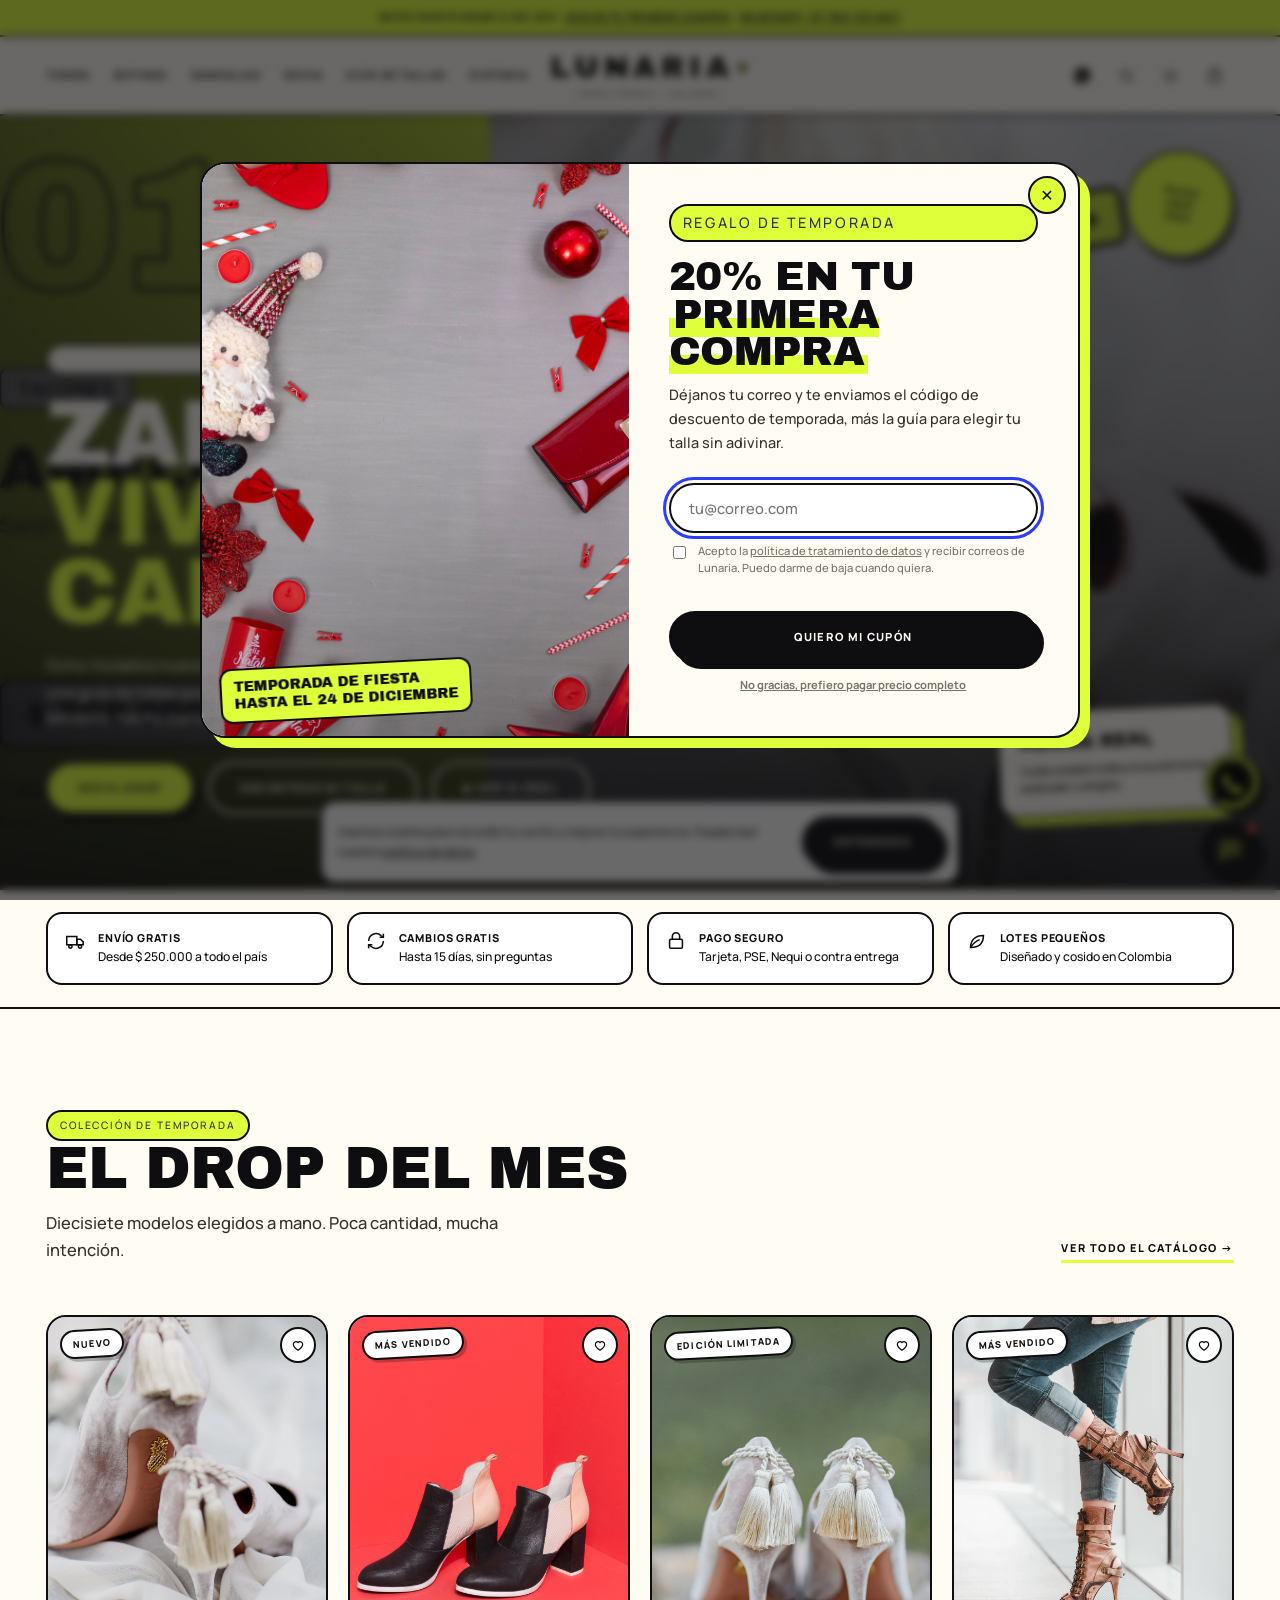
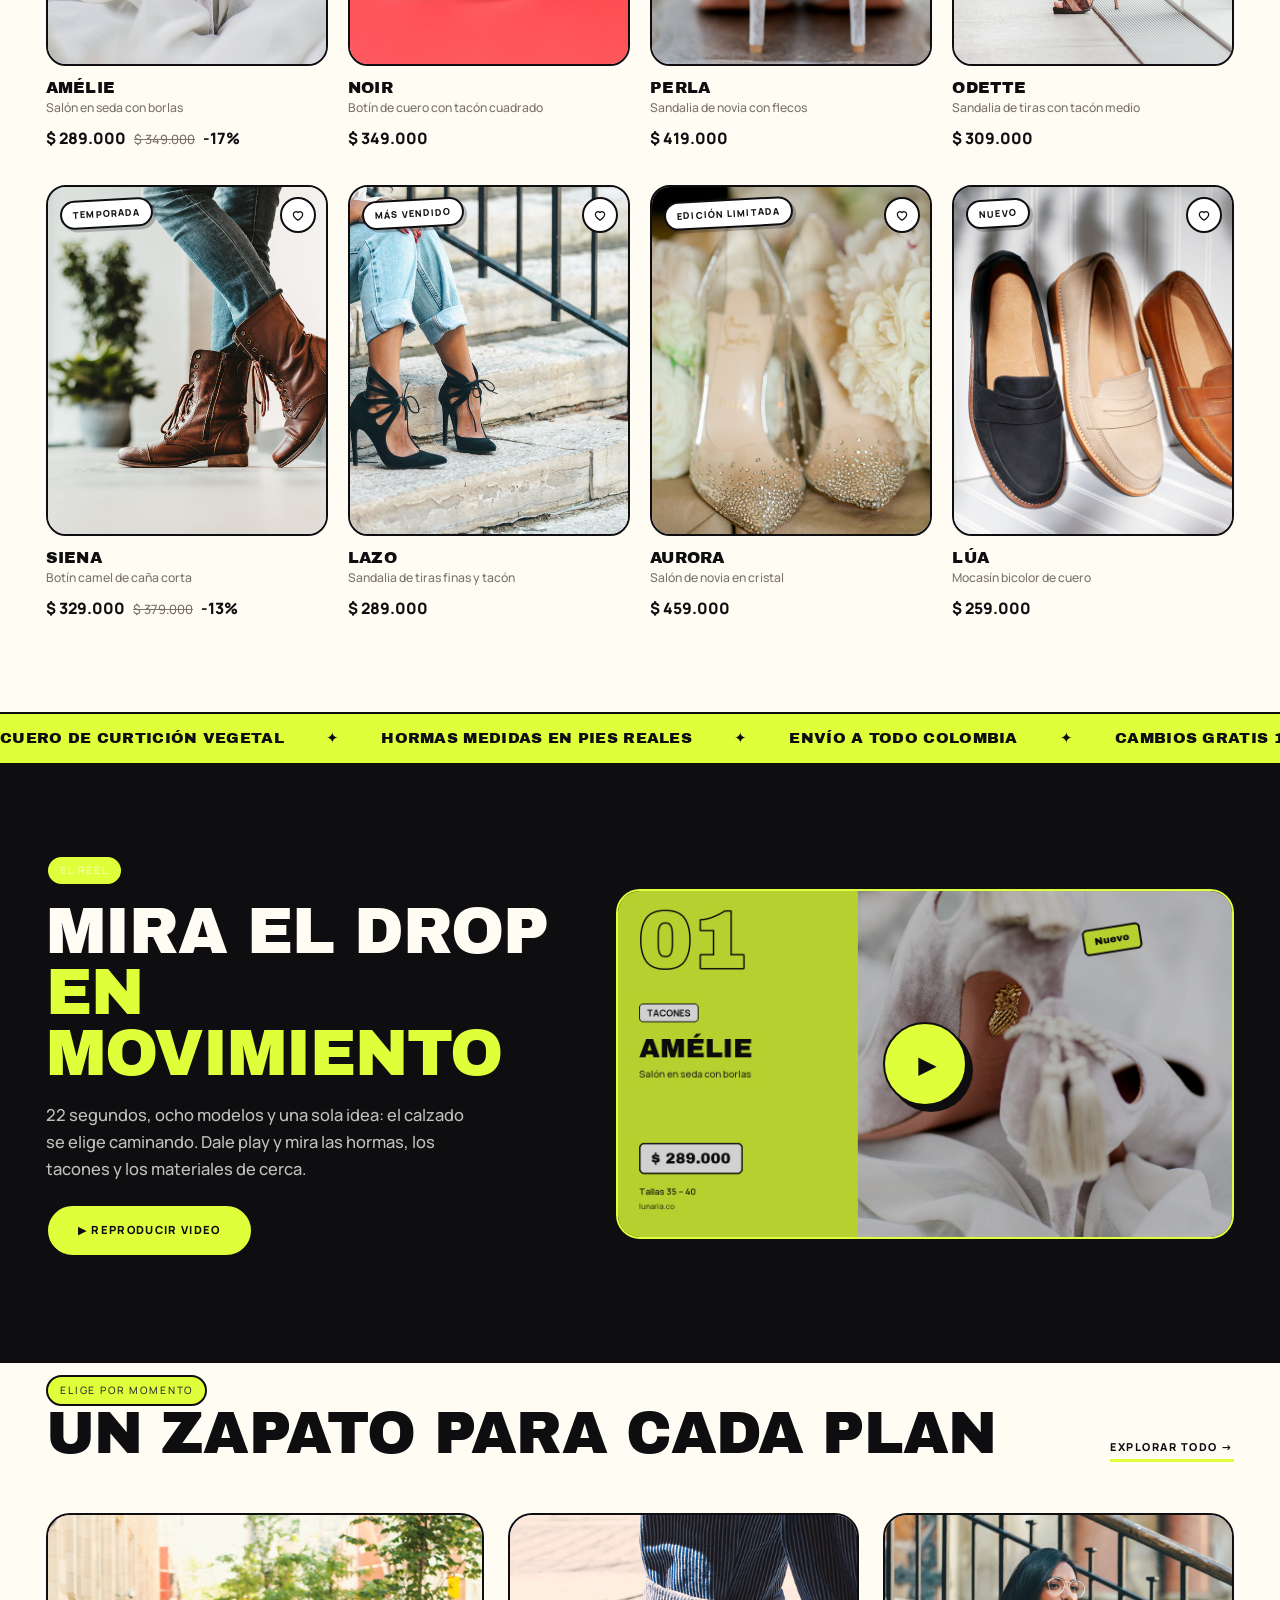
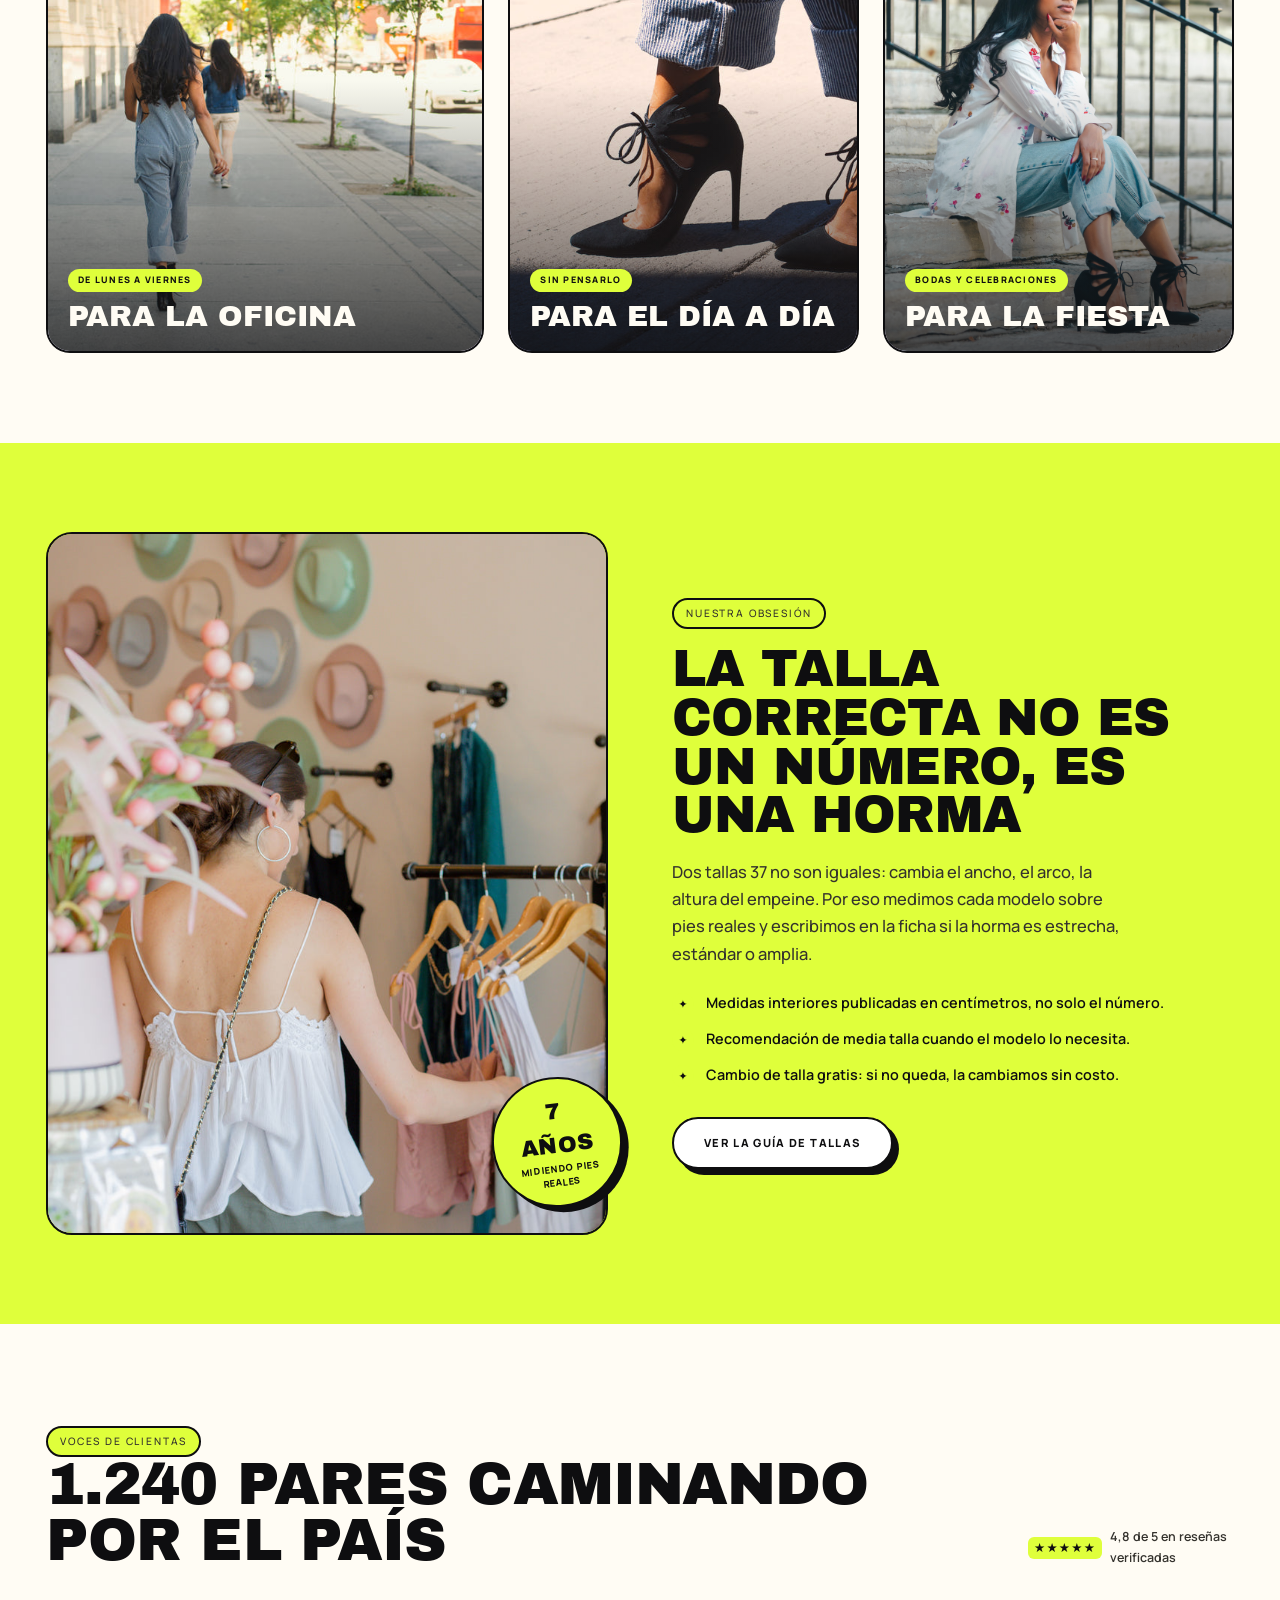
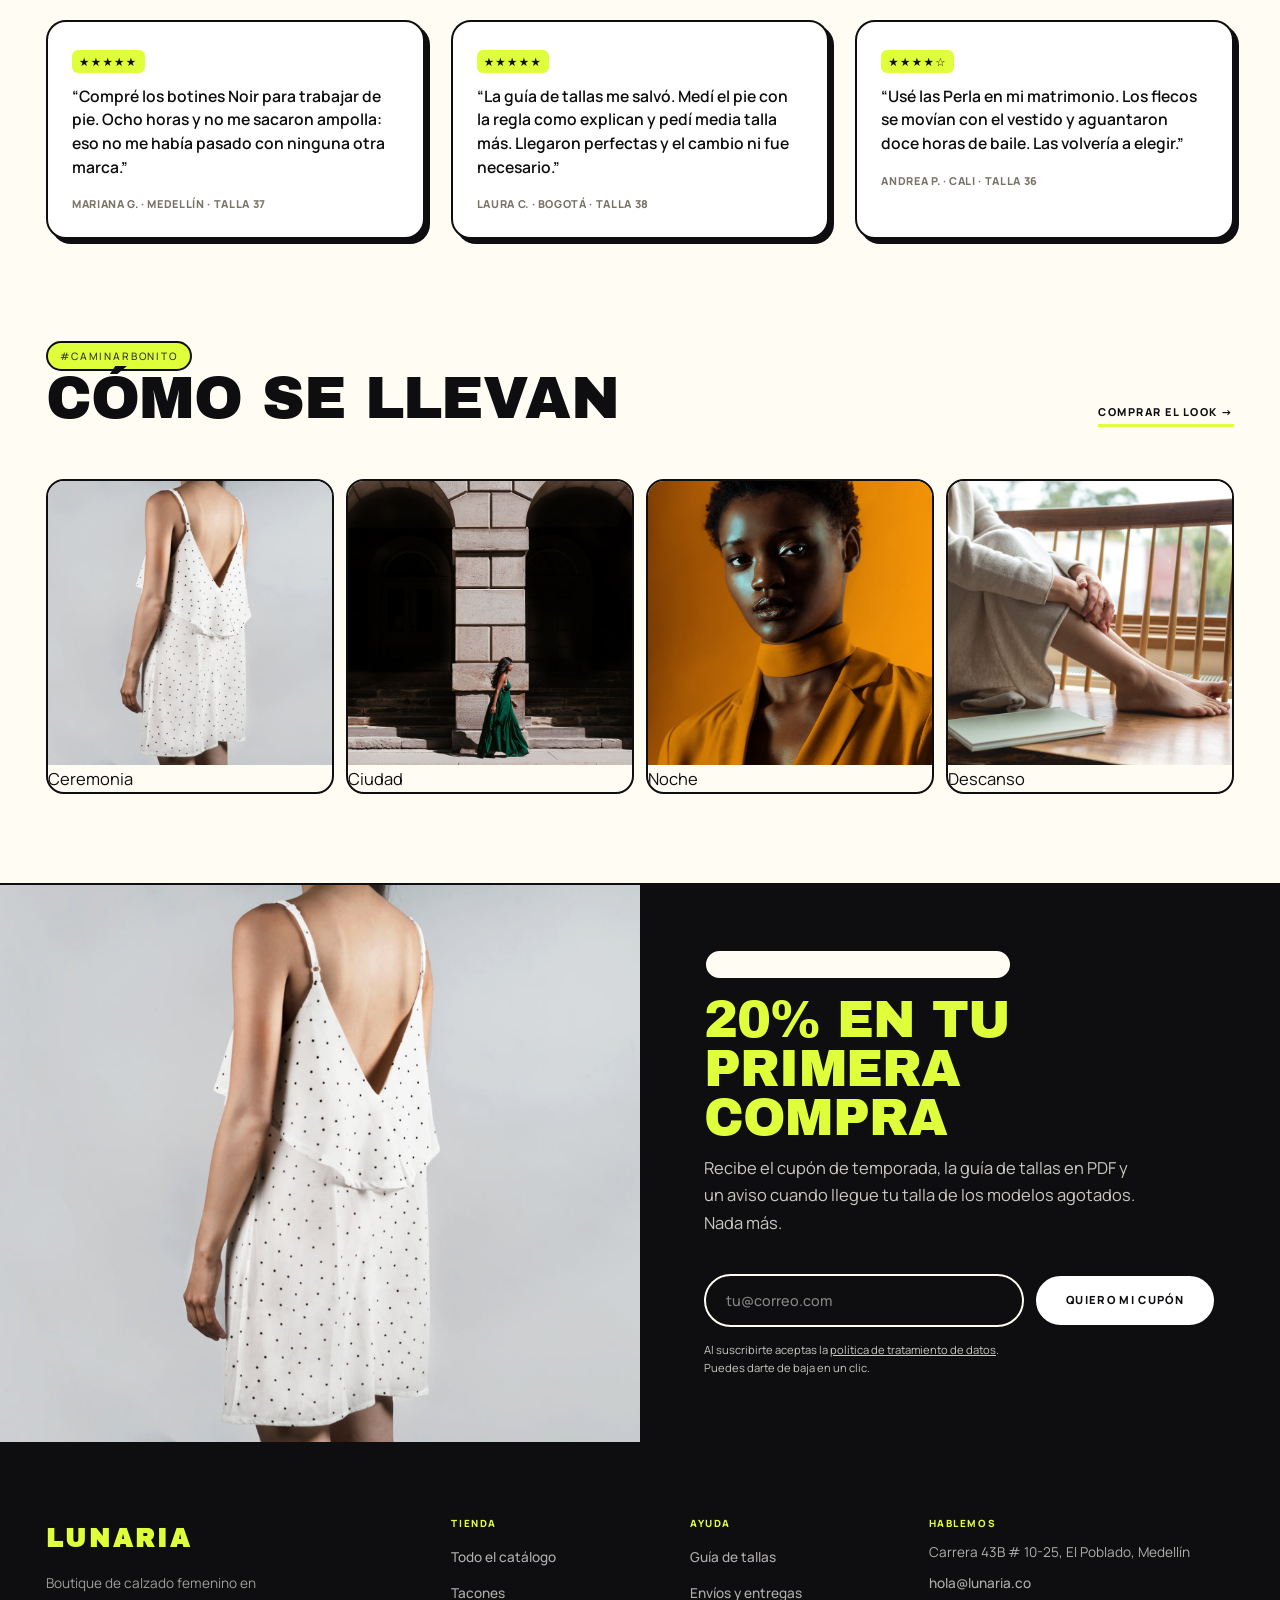
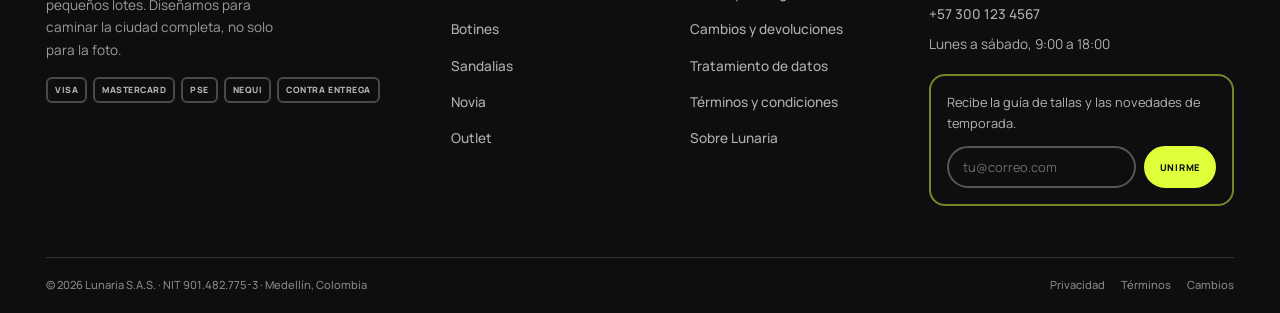
<file: index.html>
<!DOCTYPE html>
<html lang="es-CO">
<head>
  <meta charset="UTF-8">
  <meta name="viewport" content="width=device-width, initial-scale=1">
  <title>Lunaria · Moda fresca en calzado femenino | El arte de caminar bonito</title>
  <meta name="description" content="Calzado femenino en pequeños lotes: tacones, botines, sandalias y novia. Mira el reel, encuentra tu horma y compra con envío a todo Colombia.">
  <meta name="theme-color" content="#1c1a17">
  <meta property="og:type" content="website">
  <meta property="og:title" content="Lunaria · El arte de caminar bonito">
  <meta property="og:description" content="Boutique de calzado femenino en Medellín. Tacones, botines, sandalias y novia en pequeños lotes.">
  <meta property="og:image" content="assets/img/hero.jpg">
  <link rel="icon" href="assets/img/favicon.svg" type="image/svg+xml">
  <link rel="preconnect" href="https://fonts.googleapis.com">
  <link rel="preconnect" href="https://fonts.gstatic.com" crossorigin>
  <link href="https://fonts.googleapis.com/css2?family=Archivo+Black&family=Manrope:wght@400;500;600;700;800&display=swap" rel="stylesheet">
  <link rel="stylesheet" href="assets/css/styles.css">
</head>
<body data-page="home">
  <a class="skip-link" href="#main">Ir al contenido</a>
  <div id="app-header"></div>

  <main id="main">
    <!-- Hero con reel -->
    <section class="hero">
      <div class="hero-media">
        <video autoplay muted loop playsinline preload="metadata" aria-hidden="true"
               poster="assets/img/reel-poster.jpg">
          <source src="assets/video/lunaria-reel.mp4" type="video/mp4">
        </video>
      </div>
      <div class="hero-badge">Nuevo<br>drop<br>SS26</div>
      <div class="wrap hero-inner">
        <div class="hero-content">
          <p class="eyebrow eyebrow--light">Nueva temporada · Moda fresca</p>
          <h1>Zapatos para<br><em>vivir la calle</em></h1>
          <p>Ocho modelos nuevos, hormas medidas sobre pies reales y una guía de tallas
             que sí resuelve la duda. Diseñado en Medellín, hecho para caminar.</p>
          <div class="hero-actions">
            <a class="btn btn--light" href="tienda.html">Ver el drop</a>
            <a class="btn btn--ghost-light" href="guia-de-tallas.html">Encontrar mi talla</a>
            <button class="btn btn--ghost-light" type="button" data-open-video>
              ▶ Ver el reel
            </button>
          </div>
        </div>
      </div>
      <div class="hero-note">
        <b>Horma real</b>
        Cada modelo indica si es estrecho, estándar o amplio.
      </div>
    </section>

    <!-- Barra de valor -->
    <div class="value-bar">
      <div class="wrap">
        <ul>
          <li>
            <svg viewBox="0 0 24 24" aria-hidden="true"><path d="M3 7h11v9H3z"/><path d="M14 10h4l3 3v3h-7z"/><circle cx="7" cy="18" r="1.8"/><circle cx="17.5" cy="18" r="1.8"/></svg>
            <div><b>Envío gratis</b>Desde $ 250.000 a todo el país</div>
          </li>
          <li>
            <svg viewBox="0 0 24 24" aria-hidden="true"><path d="M4 12a8 8 0 0 1 13.6-5.7L20 8"/><path d="M20 4v4h-4"/><path d="M20 12a8 8 0 0 1-13.6 5.7L4 16"/><path d="M4 20v-4h4"/></svg>
            <div><b>Cambios gratis</b>Hasta 15 días, sin preguntas</div>
          </li>
          <li>
            <svg viewBox="0 0 24 24" aria-hidden="true"><rect x="5" y="10" width="14" height="10" rx="1.5"/><path d="M8 10V7a4 4 0 0 1 8 0v3"/></svg>
            <div><b>Pago seguro</b>Tarjeta, PSE, Nequi o contra entrega</div>
          </li>
          <li>
            <svg viewBox="0 0 24 24" aria-hidden="true"><path d="M5 19c0-8 5-13 14-13 0 9-5 13-14 13Z"/><path d="M5 19c3-5 6-7 10-8.5"/></svg>
            <div><b>Lotes pequeños</b>Diseñado y cosido en Colombia</div>
          </li>
        </ul>
      </div>
    </div>

    <!-- Colección -->
    <section class="section">
      <div class="wrap">
        <div class="section-head reveal">
          <div>
            <p class="eyebrow">Colección de temporada</p>
            <h2>El drop del mes</h2>
            <p>Diecisiete modelos elegidos a mano. Poca cantidad, mucha intención.</p>
          </div>
          <a class="link-arrow" href="tienda.html">Ver todo el catálogo →</a>
        </div>
        <div class="product-grid" id="featuredGrid"></div>
      </div>
    </section>

    <div class="marquee" aria-hidden="true">
      <div>
        <span>Cuero de curtición vegetal</span>
        <span>Hormas medidas en pies reales</span>
        <span>Envío a todo Colombia</span>
        <span>Cambios gratis 15 días</span>
        <span>Hecho en Medellín</span>
        <span>Cuero de curtición vegetal</span>
        <span>Hormas medidas en pies reales</span>
        <span>Envío a todo Colombia</span>
        <span>Cambios gratis 15 días</span>
        <span>Hecho en Medellín</span>
      </div>
    </div>

    <!-- Reel -->
    <section class="section reel">
      <div class="wrap reel-inner">
        <div>
          <p class="eyebrow">El reel</p>
          <h2>Mira el drop <em>en movimiento</em></h2>
          <p>22 segundos, ocho modelos y una sola idea: el calzado se elige caminando.
             Dale play y mira las hormas, los tacones y los materiales de cerca.</p>
          <p style="margin-top:22px">
            <button class="btn btn--light" type="button" data-open-video>▶ Reproducir video</button>
          </p>
        </div>
        <button class="reel-thumb" type="button" data-open-video
                aria-label="Reproducir el reel de la colección">
          <img src="assets/img/reel-poster.jpg" alt="Portada del reel: modelo Amélie de Lunaria"
               width="1280" height="720" loading="lazy">
          <span class="reel-play" aria-hidden="true">▶</span>
        </button>
      </div>
    </section>
    <!-- Ocasiones -->
    <section class="section" style="padding-top:0">
      <div class="wrap">
        <div class="section-head reveal">
          <div>
            <p class="eyebrow">Elige por momento</p>
            <h2>Un zapato para cada plan</h2>
          </div>
          <a class="link-arrow" href="tienda.html">Explorar todo →</a>
        </div>
        <div class="occasion-grid">
          <a class="occasion reveal" href="tienda.html?cat=Botines">
            <img src="assets/img/ocasion-oficina.jpg" alt="Mujer caminando por la ciudad con botines"
                 width="900" height="498" loading="lazy">
            <span><small>De lunes a viernes</small><strong>Para la oficina</strong></span>
          </a>
          <a class="occasion reveal" href="tienda.html?cat=Sandalias">
            <img src="assets/img/ocasion-diario.jpg" alt="Tacones negros con jean de día"
                 width="900" height="584" loading="lazy">
            <span><small>Sin pensarlo</small><strong>Para el día a día</strong></span>
          </a>
          <a class="occasion reveal" href="tienda.html?cat=Novia">
            <img src="assets/img/ocasion-fiesta.jpg" alt="Mujer sentada en escaleras con sandalias de tiras"
                 width="900" height="1350" loading="lazy">
            <span><small>Bodas y celebraciones</small><strong>Para la fiesta</strong></span>
          </a>
        </div>
      </div>
    </section>

    <!-- Editorial hormas -->
    <section class="section section--sand">
      <div class="wrap">
        <div class="split">
          <div class="split-media reveal">
            <img src="assets/img/editorial-boutique.jpg" alt="Interior de la boutique Lunaria con percheros y espejos"
                 width="1400" height="933" loading="lazy">
            <div class="split-badge"><span><b>7 años</b>midiendo pies reales</span></div>
          </div>
          <div class="split-body reveal">
            <p class="eyebrow">Nuestra obsesión</p>
            <h2>La talla correcta no es un número, es una horma</h2>
            <p>Dos tallas 37 no son iguales: cambia el ancho, el arco, la altura del empeine.
               Por eso medimos cada modelo sobre pies reales y escribimos en la ficha si la horma
               es estrecha, estándar o amplia.</p>
            <ul class="split-list">
              <li>Medidas interiores publicadas en centímetros, no solo el número.</li>
              <li>Recomendación de media talla cuando el modelo lo necesita.</li>
              <li>Cambio de talla gratis: si no queda, la cambiamos sin costo.</li>
            </ul>
            <a class="btn" href="guia-de-tallas.html">Ver la guía de tallas</a>
          </div>
        </div>
      </div>
    </section>

    <!-- Testimonios -->
    <section class="section">
      <div class="wrap">
        <div class="section-head reveal">
          <div>
            <p class="eyebrow">Voces de clientas</p>
            <h2>1.240 pares caminando por el país</h2>
          </div>
          <div class="rating"><span class="stars">★★★★★</span><span>4,8 de 5 en reseñas verificadas</span></div>
        </div>
        <div class="quote-band">
          <div class="quote reveal">
            <span class="stars">★★★★★</span>
            <p>“Compré los botines Noir para trabajar de pie. Ocho horas y no me sacaron ampolla:
               eso no me había pasado con ninguna otra marca.”</p>
            <footer>Mariana G. · Medellín · talla 37</footer>
          </div>
          <div class="quote reveal">
            <span class="stars">★★★★★</span>
            <p>“La guía de tallas me salvó. Medí el pie con la regla como explican y pedí media talla
               más. Llegaron perfectas y el cambio ni fue necesario.”</p>
            <footer>Laura C. · Bogotá · talla 38</footer>
          </div>
          <div class="quote reveal">
            <span class="stars">★★★★☆</span>
            <p>“Usé las Perla en mi matrimonio. Los flecos se movían con el vestido y aguantaron
               doce horas de baile. Las volvería a elegir.”</p>
            <footer>Andrea P. · Cali · talla 36</footer>
          </div>
        </div>
      </div>
    </section>
    <!-- Lookbook -->
    <section class="section" style="padding-top:0">
      <div class="wrap">
        <div class="section-head reveal">
          <div>
            <p class="eyebrow">#CaminarBonito</p>
            <h2>Cómo se llevan</h2>
          </div>
          <a class="link-arrow" href="tienda.html">Comprar el look →</a>
        </div>
        <div class="look-strip reveal">
          <a href="producto.html?id=perla">
            <img src="assets/img/editorial-minimal.jpg" alt="Vestido blanco de espalda, look de novia"
                 width="1200" height="800" loading="lazy">
            <span>Ceremonia</span>
          </a>
          <a href="producto.html?id=noir">
            <img src="assets/img/editorial-verde.jpg" alt="Vestido verde caminando entre arcos"
                 width="1200" height="787" loading="lazy">
            <span>Ciudad</span>
          </a>
          <a href="producto.html?id=lazo">
            <img src="assets/img/editorial-retrato.jpg" alt="Retrato editorial con blazer mostaza"
                 width="1000" height="1499" loading="lazy">
            <span>Noche</span>
          </a>
          <a href="producto.html?id=odette">
            <img src="assets/img/tallas.jpg" alt="Mujer descalza junto a la ventana"
                 width="1200" height="800" loading="lazy">
            <span>Descanso</span>
          </a>
        </div>
      </div>
    </section>

    <!-- Newsletter -->
    <section class="newsletter">
      <div class="newsletter-media">
        <img src="assets/img/editorial-minimal.jpg" alt="Detalle de vestido blanco con espalda abierta"
             width="1200" height="800" loading="lazy">
      </div>
      <div class="newsletter-body">
        <p class="eyebrow eyebrow--light">Carta de temporada</p>
        <h2>20% en tu primera compra</h2>
        <p>Recibe el cupón de temporada, la guía de tallas en PDF y un aviso cuando llegue
           tu talla de los modelos agotados. Nada más.</p>
        <form class="newsletter-form" data-newsletter="home" novalidate>
          <label for="homeEmail" style="position:absolute;left:-9999px">Correo electrónico</label>
          <input id="homeEmail" type="email" name="email" placeholder="tu@correo.com" required>
          <button class="btn" type="submit">Quiero mi cupón</button>
        </form>
        <p class="form-note">Al suscribirte aceptas la
          <a href="politicas.html#privacidad">política de tratamiento de datos</a>.
          Puedes darte de baja en un clic.</p>
      </div>
    </section>
  </main>

  <div id="app-drawer"></div>
  <div id="app-modal"></div>
  <div id="app-video"></div>
  <div id="app-footer"></div>

  <script src="assets/js/data.js"></script>
  <script src="assets/js/core.js"></script>
  <script src="assets/js/layout.js"></script>
  <script src="assets/js/chatbot.js"></script>
  <script src="assets/js/home.js"></script>
</body>
</html>
</file>
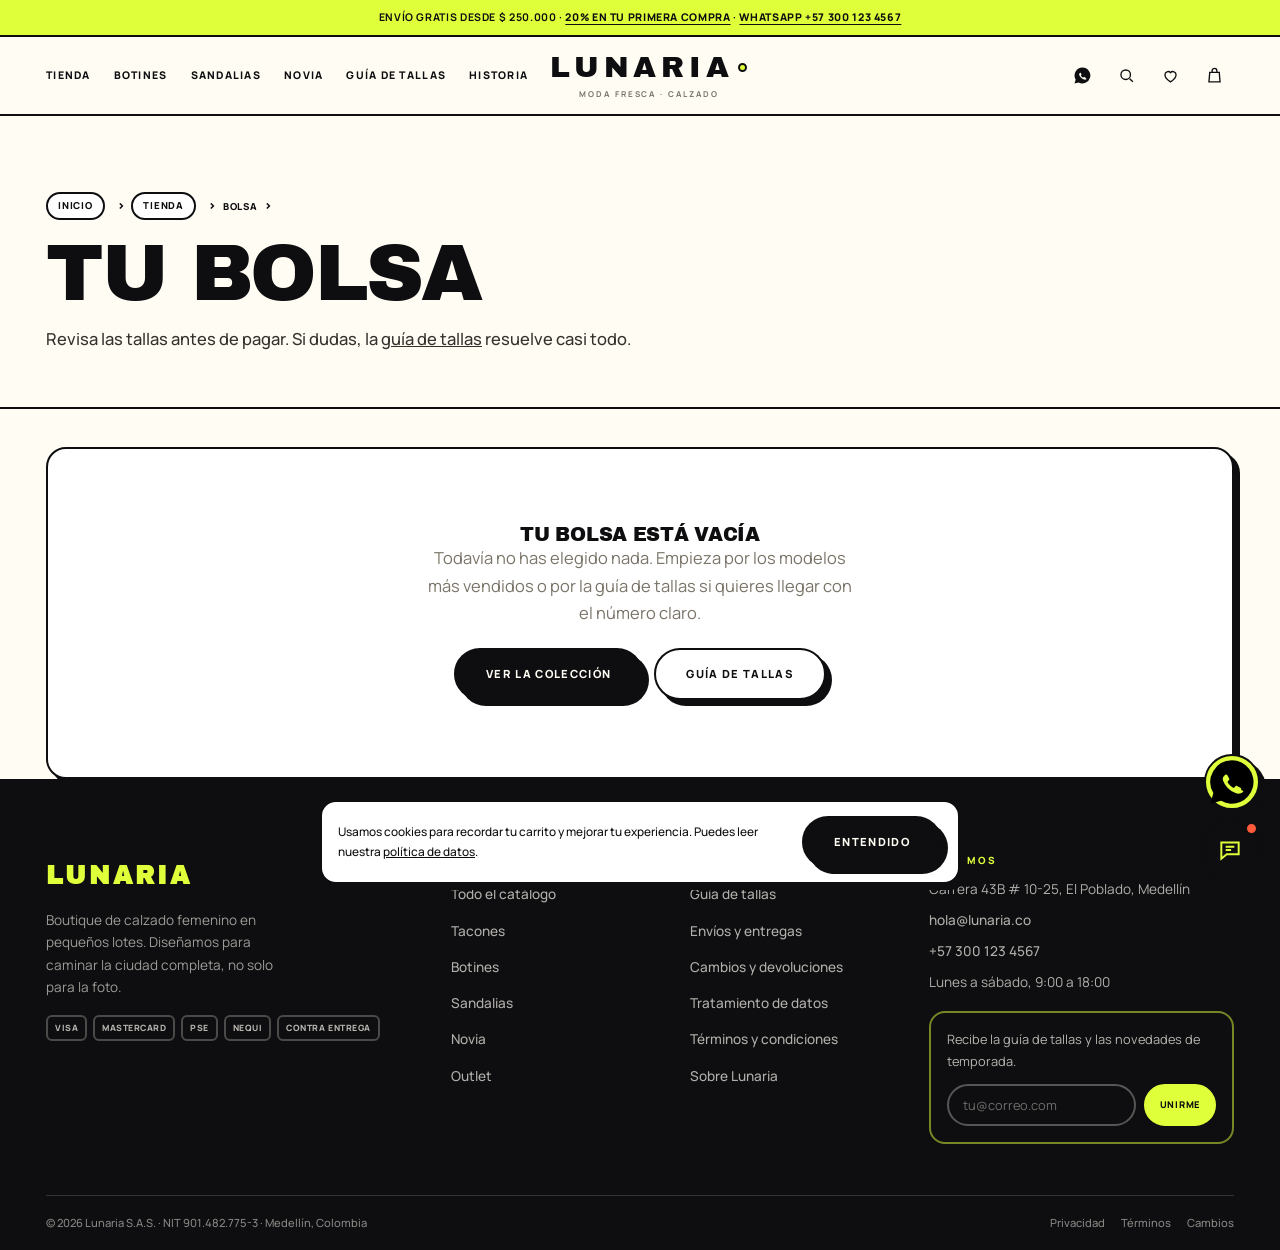
<file: carrito.html>
<!DOCTYPE html>
<html lang="es-CO">
<head>
  <meta charset="UTF-8">
  <meta name="viewport" content="width=device-width, initial-scale=1">
  <title>Tu bolsa · Lunaria</title>
  <meta name="description" content="Revisa tu bolsa, aplica el cupón de temporada y completa tu pedido con envío a todo Colombia.">
  <meta name="robots" content="noindex">
  <meta name="theme-color" content="#1c1a17">
  <link rel="icon" href="assets/img/favicon.svg" type="image/svg+xml">
  <link rel="preconnect" href="https://fonts.googleapis.com">
  <link rel="preconnect" href="https://fonts.gstatic.com" crossorigin>
  <link href="https://fonts.googleapis.com/css2?family=Archivo+Black&family=Manrope:wght@400;500;600;700;800&display=swap" rel="stylesheet">
  <link rel="stylesheet" href="assets/css/styles.css">
</head>
<body data-page="carrito">
  <a class="skip-link" href="#main">Ir al contenido</a>
  <div id="app-header"></div>

  <main id="main">
    <div class="page-head">
      <div class="wrap">
        <nav class="breadcrumb" aria-label="Ruta de navegación">
          <a href="index.html">Inicio</a><span></span>
          <a href="tienda.html">Tienda</a><span></span>
          <span>Bolsa</span>
        </nav>
        <h1>Tu bolsa</h1>
        <p>Revisa las tallas antes de pagar. Si dudas, la
          <a href="guia-de-tallas.html" style="text-decoration:underline">guía de tallas</a>
          resuelve casi todo.</p>
      </div>
    </div>

    <div class="wrap" style="padding-top:clamp(24px,3vw,40px)">
      <div id="cartContent" hidden>
        <div class="cart-layout">
          <div>
            <div class="progress-card" id="progressCard"></div>
            <div class="cart-list" id="cartList"></div>
            <div style="display:flex;justify-content:space-between;gap:16px;flex-wrap:wrap;margin-top:22px">
              <a class="link-arrow" href="tienda.html">← Seguir comprando</a>
              <span style="font-size:.78rem;color:var(--muted)">Cambios gratis 15 días · Envío asegurado</span>
            </div>
          </div>
          <aside class="summary" id="summary" aria-label="Resumen de compra"></aside>
        </div>

        <section id="checkout" style="padding-top:clamp(24px,4vw,48px)">
          <div class="section-head" style="margin-bottom:8px">
            <div>
              <p class="eyebrow">Paso final</p>
              <h2>Datos de envío y pago</h2>
            </div>
            <p style="font-size:.78rem;color:var(--muted);max-width:32ch;margin:0">
              Puedes comprar sin crear cuenta. Te enviamos la confirmación al correo.
            </p>
          </div>

          <form id="checkoutForm" novalidate>
            <div class="checkout">
              <div>
                <div class="checkout-block">
                  <h2><span class="step">01</span> Contacto</h2>
                  <div class="form-grid">
                    <div class="field">
                      <label for="nombre">Nombre *</label>
                      <input id="nombre" name="nombre" type="text" autocomplete="given-name" required>
                      <span class="error-text">Escribe tu nombre.</span>
                    </div>
                    <div class="field">
                      <label for="apellido">Apellido *</label>
                      <input id="apellido" name="apellido" type="text" autocomplete="family-name" required>
                      <span class="error-text">Escribe tu apellido.</span>
                    </div>
                    <div class="field">
                      <label for="email">Correo electrónico *</label>
                      <input id="email" name="email" type="email" autocomplete="email" required>
                      <span class="error-text">Escribe un correo válido.</span>
                    </div>
                    <div class="field">
                      <label for="telefono">Teléfono / WhatsApp *</label>
                      <input id="telefono" name="telefono" type="tel" autocomplete="tel" required>
                      <span class="error-text">Escribe un teléfono de contacto.</span>
                    </div>
                  </div>
                </div>

                <div class="checkout-block">
                  <h2><span class="step">02</span> Envío</h2>
                  <div class="form-grid">
                    <div class="field">
                      <label for="departamento">Departamento *</label>
                      <select id="departamento" name="departamento" required></select>
                      <span class="error-text">Selecciona tu departamento.</span>
                    </div>
                    <div class="field">
                      <label for="ciudad">Ciudad *</label>
                      <input id="ciudad" name="ciudad" type="text" autocomplete="address-level2" required>
                      <span class="error-text">Escribe tu ciudad.</span>
                    </div>
                    <div class="field field--full">
                      <label for="direccion">Dirección *</label>
                      <input id="direccion" name="direccion" type="text" autocomplete="street-address"
                             placeholder="Calle, carrera, número, apartamento" required>
                      <span class="error-text">Escribe la dirección de entrega.</span>
                    </div>
                    <div class="field field--full">
                      <label for="indicaciones">Indicaciones para el mensajero (opcional)</label>
                      <textarea id="indicaciones" name="indicaciones" rows="2"
                                placeholder="Torre, conjunto, punto de referencia…"></textarea>
                    </div>
                  </div>
                </div>

                <div class="checkout-block">
                  <h2><span class="step">03</span> Pago</h2>
                  <div class="pay-options">
                    <label class="pay-option">
                      <input type="radio" name="pago" value="tarjeta" data-label="Tarjeta de crédito o débito">
                      <span><b>Tarjeta de crédito o débito</b>
                        <small>Visa y Mastercard · hasta 6 cuotas</small></span>
                    </label>
                    <label class="pay-option">
                      <input type="radio" name="pago" value="pse" data-label="PSE">
                      <span><b>PSE</b><small>Débito desde tu banco, en línea</small></span>
                    </label>
                    <label class="pay-option">
                      <input type="radio" name="pago" value="nequi" data-label="Nequi">
                      <span><b>Nequi</b><small>Pago desde la app, sin costo adicional</small></span>
                    </label>
                    <label class="pay-option">
                      <input type="radio" name="pago" value="contraentrega" data-label="Pago contra entrega">
                      <span><b>Pago contra entrega</b><small>Pagas en efectivo al recibir tu pedido</small></span>
                    </label>
                  </div>

                  <label class="consent" for="consentDatos">
                    <input id="consentDatos" type="checkbox" required>
                    <span>Autorizo el tratamiento de mis datos personales conforme a la
                      <a href="politicas.html#privacidad" style="text-decoration:underline">política de privacidad</a>
                      (Ley 1581 de 2012).</span>
                  </label>

                  <button class="btn btn--solid btn--block" type="submit">Confirmar pedido</button>
                  <p class="checkout-note">
                    Sitio de demostración: no se realizan cobros reales. En producción este botón
                    se conecta con la pasarela de pagos y el correo transaccional.
                  </p>
                </div>
              </div>
              <aside class="summary" id="checkoutTotals" aria-label="Total del pedido"></aside>
            </div>
          </form>
        </section>
      </div>

      <div id="emptyCart" hidden>
        <div class="empty-state" style="padding:clamp(40px,6vw,80px)">
          <h3>Tu bolsa está vacía</h3>
          <p style="color:var(--muted);max-width:44ch;margin:0 auto 22px">
            Todavía no has elegido nada. Empieza por los modelos más vendidos o por la guía de tallas
            si quieres llegar con el número claro.
          </p>
          <a class="btn btn--solid" href="tienda.html">Ver la colección</a>
          <a class="btn" href="guia-de-tallas.html" style="margin-left:8px">Guía de tallas</a>
        </div>
      </div>

      <div id="confirmation" hidden></div>
    </div>
  </main>

  <div id="app-drawer"></div>
  <div id="app-modal"></div>
  <div id="app-footer"></div>

  <script src="assets/js/data.js"></script>
  <script src="assets/js/core.js"></script>
  <script src="assets/js/layout.js"></script>
  <script src="assets/js/chatbot.js"></script>
  <script src="assets/js/carrito.js"></script>
</body>
</html>
</file>
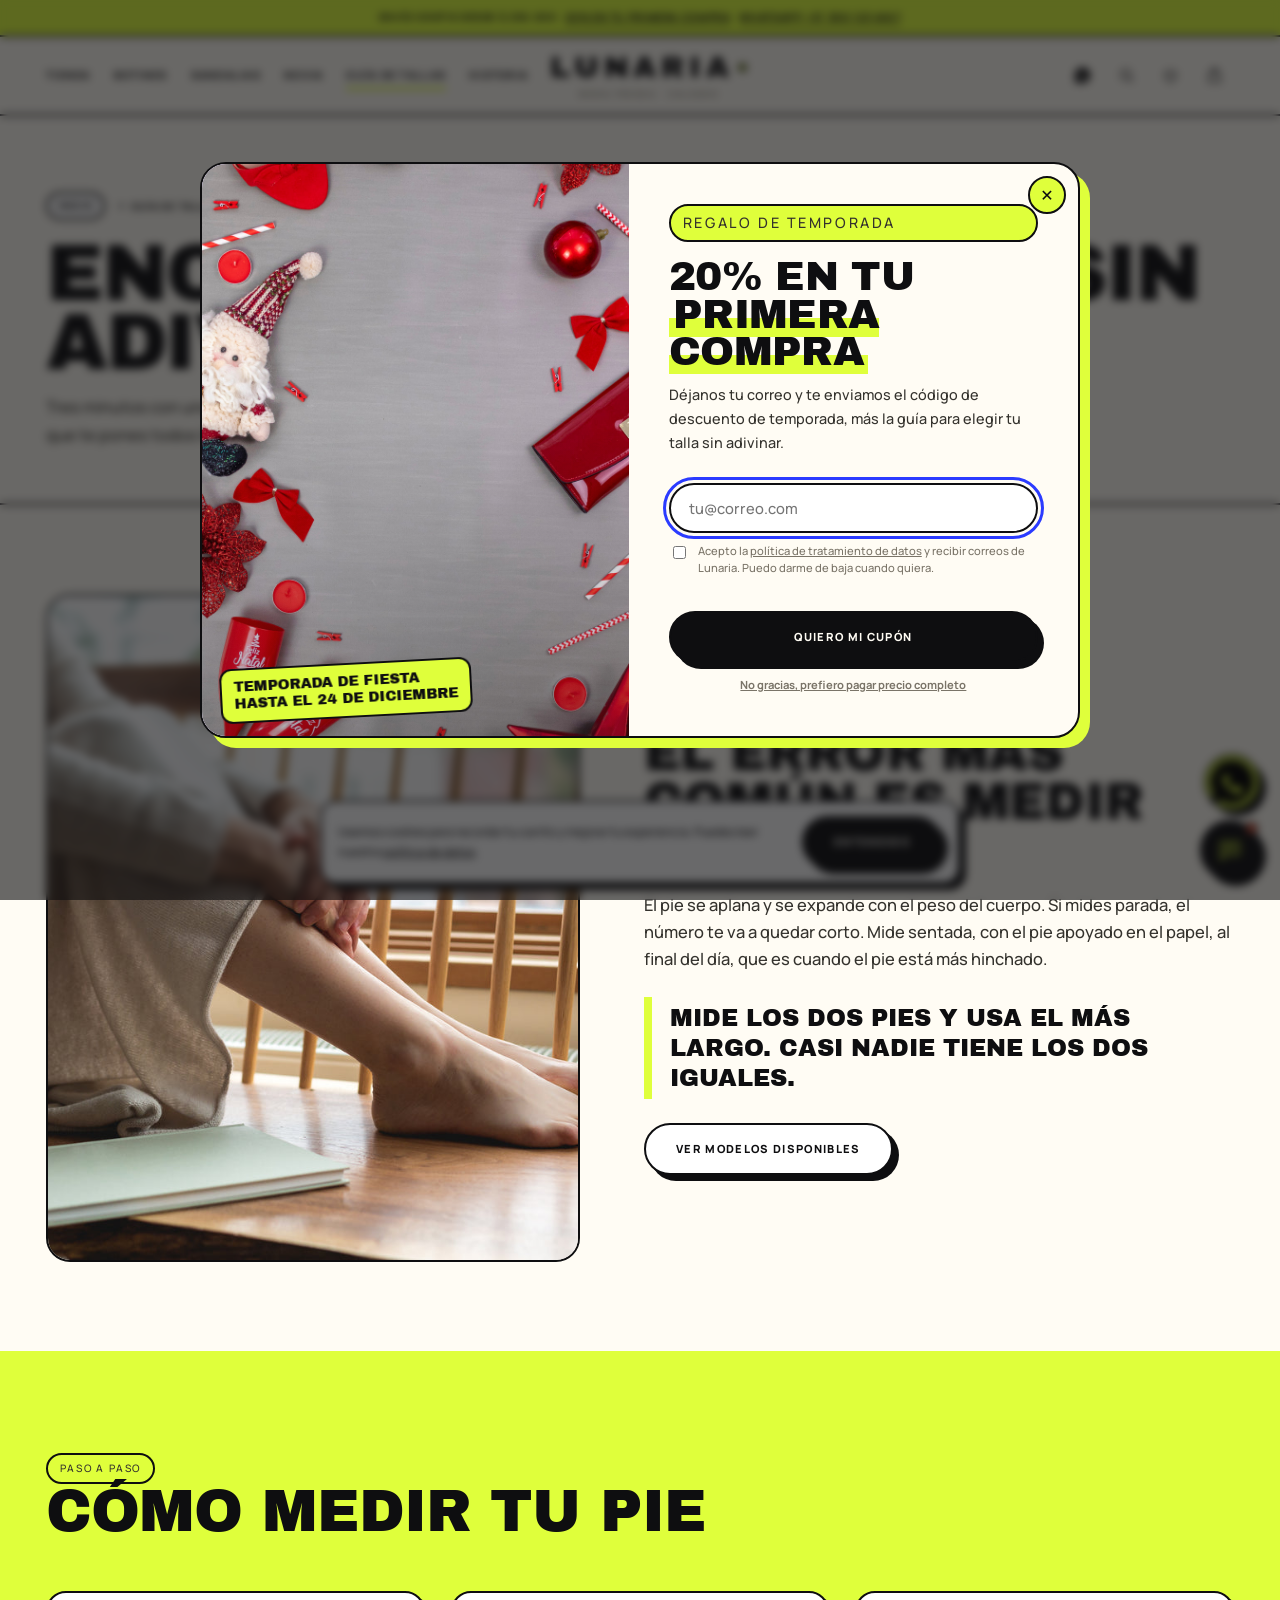
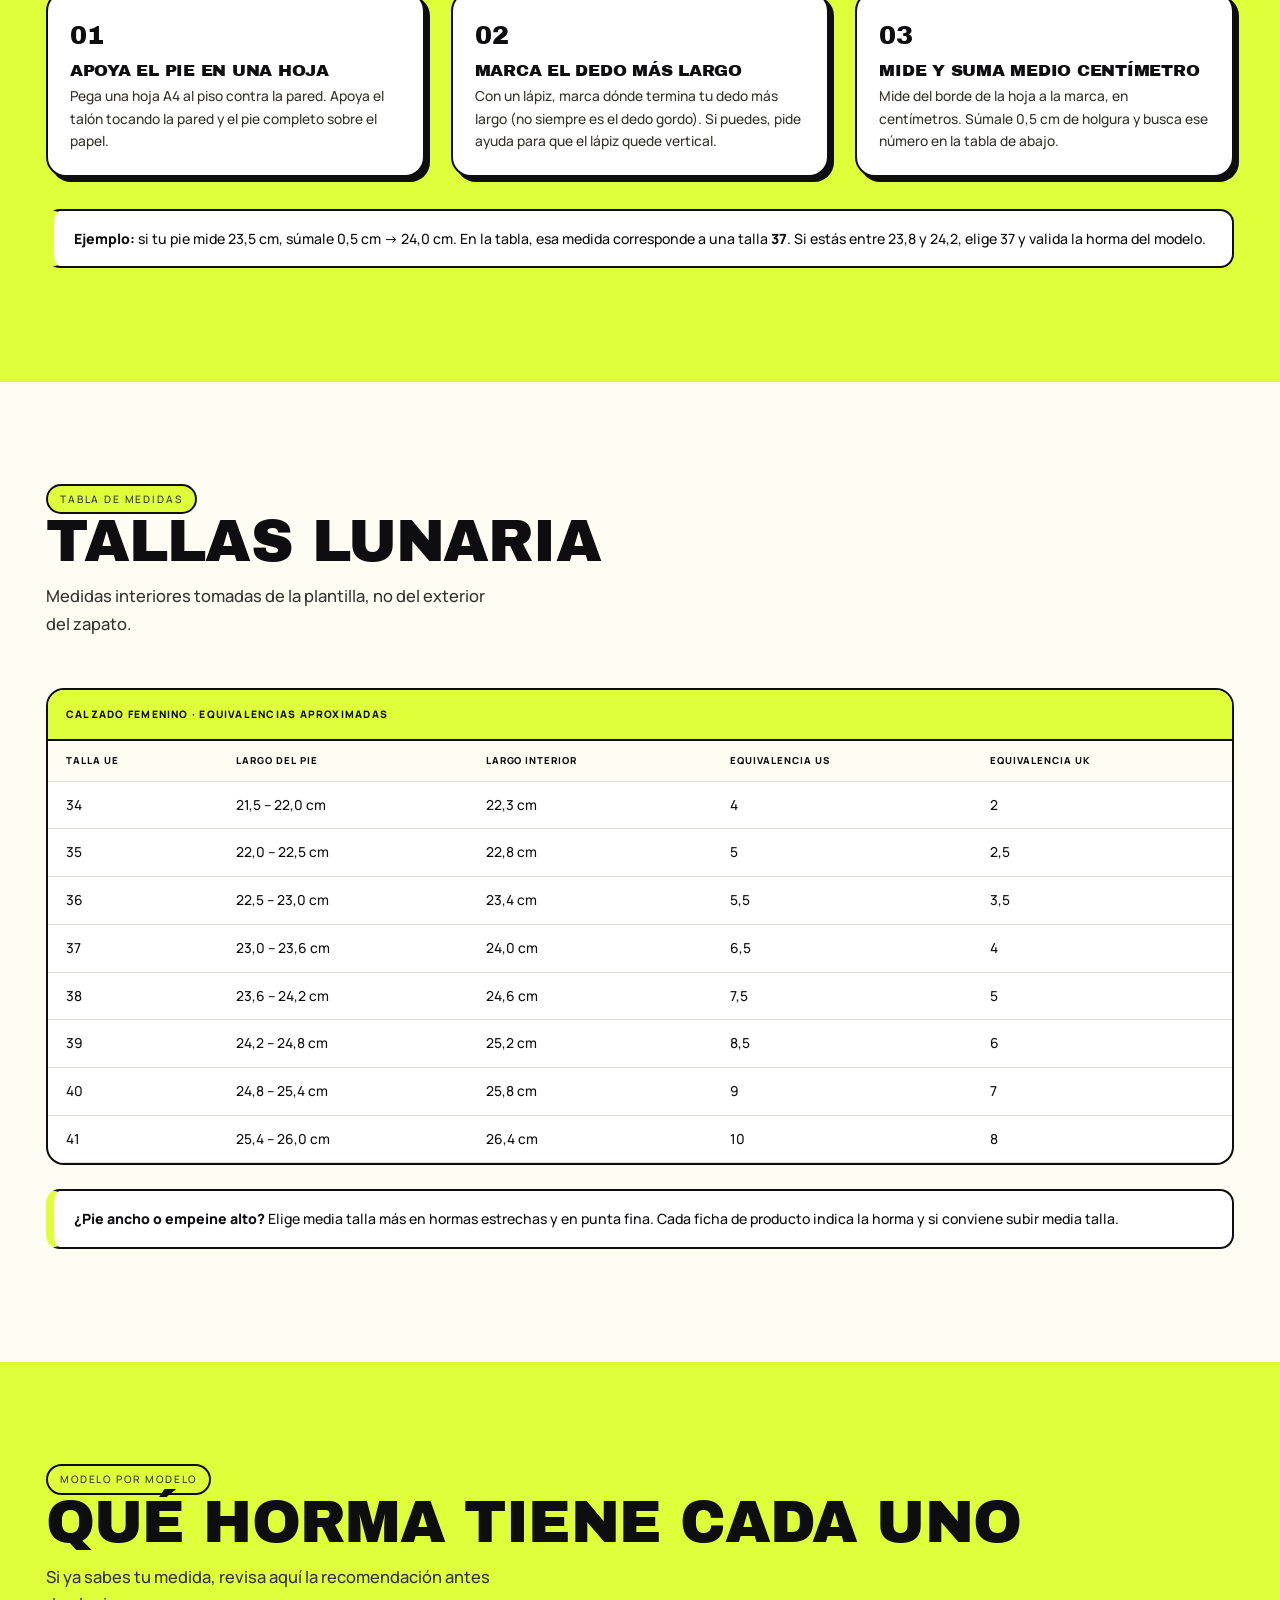
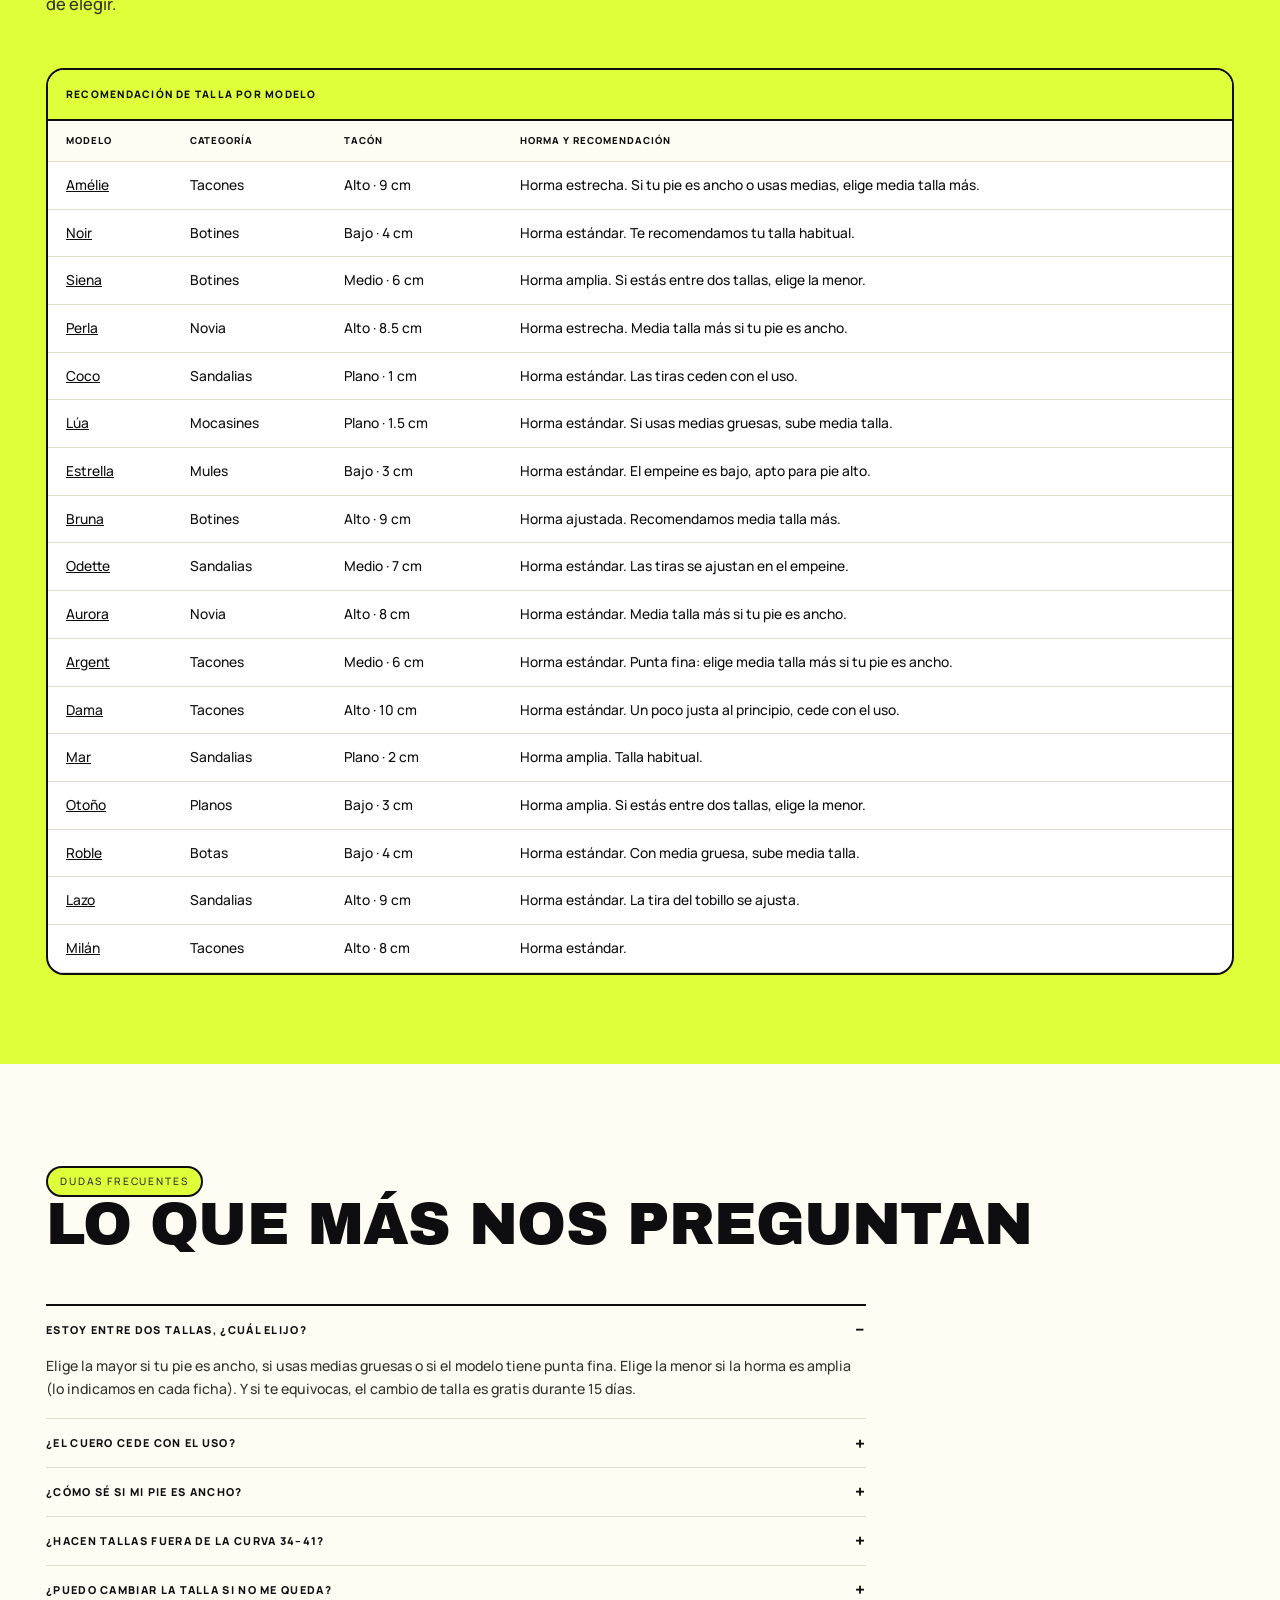
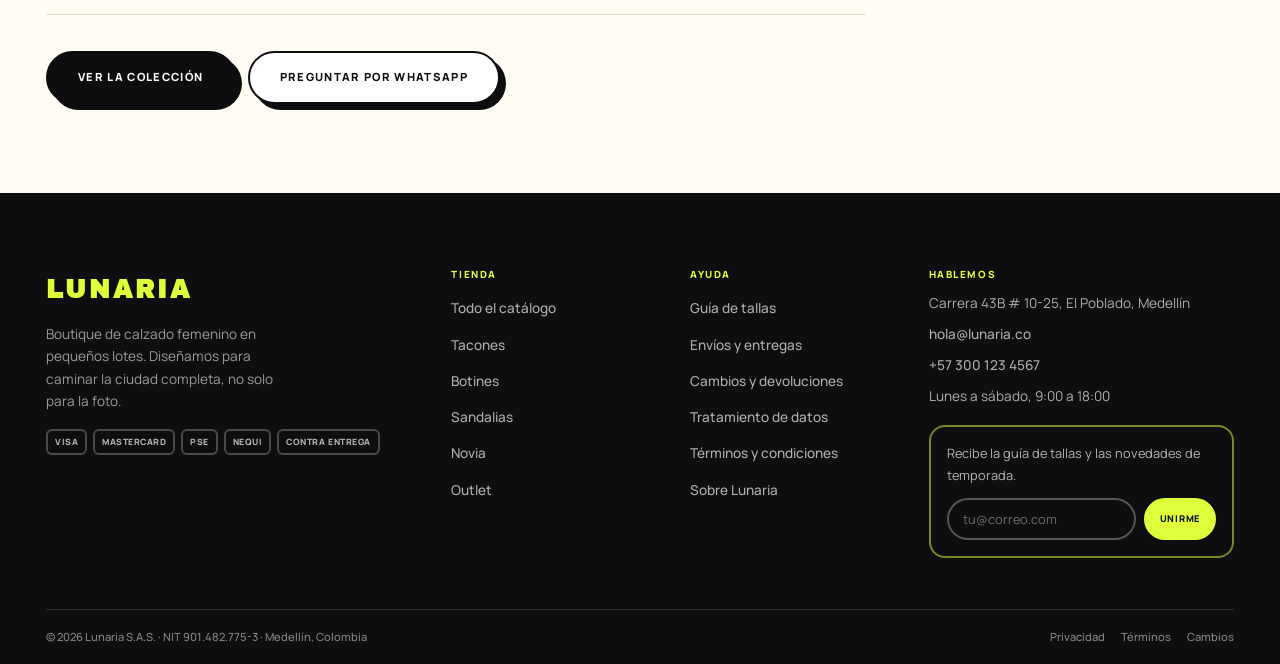
<file: guia-de-tallas.html>
<!DOCTYPE html>
<html lang="es-CO">
<head>
  <meta charset="UTF-8">
  <meta name="viewport" content="width=device-width, initial-scale=1">
  <title>Guía de tallas · Lunaria | Cómo medir tu pie en 3 pasos</title>
  <meta name="description" content="Aprende a medir tu pie en centímetros, revisa la tabla de tallas UE y descubre si la horma de cada modelo es estrecha, estándar o amplia.">
  <meta name="theme-color" content="#1c1a17">
  <link rel="icon" href="assets/img/favicon.svg" type="image/svg+xml">
  <link rel="preconnect" href="https://fonts.googleapis.com">
  <link rel="preconnect" href="https://fonts.gstatic.com" crossorigin>
  <link href="https://fonts.googleapis.com/css2?family=Archivo+Black&family=Manrope:wght@400;500;600;700;800&display=swap" rel="stylesheet">
  <link rel="stylesheet" href="assets/css/styles.css">
</head>
<body data-page="tallas">
  <a class="skip-link" href="#main">Ir al contenido</a>
  <div id="app-header"></div>

  <main id="main">
    <div class="page-head">
      <div class="wrap">
        <nav class="breadcrumb" aria-label="Ruta de navegación">
          <a href="index.html">Inicio</a><span></span><span>Guía de tallas</span>
        </nav>
        <h1>Encuentra tu talla sin adivinar</h1>
        <p>Tres minutos con una regla y una hoja de papel. Es la diferencia entre un zapato
           que te pones todos los días y uno que se queda en la caja.</p>
      </div>
    </div>

    <section class="section">
      <div class="wrap">
        <div class="about-grid">
          <div class="reveal">
            <img src="assets/img/tallas.jpg" alt="Mujer midiendo su pie junto a una ventana"
                 width="1200" height="800">
          </div>
          <div class="reveal">
            <p class="eyebrow">Antes de empezar</p>
            <h2>El error más común es medir de pie</h2>
            <p>El pie se aplana y se expande con el peso del cuerpo. Si mides parada, el número
               te va a quedar corto. Mide sentada, con el pie apoyado en el papel, al final del día,
               que es cuando el pie está más hinchado.</p>
            <div class="pull-quote">Mide los dos pies y usa el más largo. Casi nadie tiene los dos iguales.</div>
            <a class="btn" href="tienda.html">Ver modelos disponibles</a>
          </div>
        </div>
      </div>
    </section>

    <section class="section section--sand">
      <div class="wrap">
        <div class="section-head reveal">
          <div>
            <p class="eyebrow">Paso a paso</p>
            <h2>Cómo medir tu pie</h2>
          </div>
        </div>
        <div class="size-steps">
          <div class="size-step reveal">
            <h3>Apoya el pie en una hoja</h3>
            <p>Pega una hoja A4 al piso contra la pared. Apoya el talón tocando la pared
               y el pie completo sobre el papel.</p>
          </div>
          <div class="size-step reveal">
            <h3>Marca el dedo más largo</h3>
            <p>Con un lápiz, marca dónde termina tu dedo más largo (no siempre es el dedo gordo).
               Si puedes, pide ayuda para que el lápiz quede vertical.</p>
          </div>
          <div class="size-step reveal">
            <h3>Mide y suma medio centímetro</h3>
            <p>Mide del borde de la hoja a la marca, en centímetros. Súmale 0,5 cm de holgura
               y busca ese número en la tabla de abajo.</p>
          </div>
        </div>

        <div class="note-box reveal" style="margin-top:32px">
          <b>Ejemplo:</b> si tu pie mide 23,5 cm, súmale 0,5 cm → 24,0 cm. En la tabla, esa medida
          corresponde a una talla <b>37</b>. Si estás entre 23,8 y 24,2, elige 37 y valida la horma
          del modelo.
        </div>
      </div>
    </section>

    <section class="section">
      <div class="wrap">
        <div class="section-head reveal">
          <div>
            <p class="eyebrow">Tabla de medidas</p>
            <h2>Tallas Lunaria</h2>
            <p>Medidas interiores tomadas de la plantilla, no del exterior del zapato.</p>
          </div>
        </div>
        <div class="table-wrap reveal">
          <table class="size-table">
            <caption>Calzado femenino · equivalencias aproximadas</caption>
            <thead>
              <tr>
                <th scope="col">Talla UE</th>
                <th scope="col">Largo del pie</th>
                <th scope="col">Largo interior</th>
                <th scope="col">Equivalencia US</th>
                <th scope="col">Equivalencia UK</th>
              </tr>
            </thead>
            <tbody>
              <tr><td>34</td><td>21,5 – 22,0 cm</td><td>22,3 cm</td><td>4</td><td>2</td></tr>
              <tr><td>35</td><td>22,0 – 22,5 cm</td><td>22,8 cm</td><td>5</td><td>2,5</td></tr>
              <tr><td>36</td><td>22,5 – 23,0 cm</td><td>23,4 cm</td><td>5,5</td><td>3,5</td></tr>
              <tr><td>37</td><td>23,0 – 23,6 cm</td><td>24,0 cm</td><td>6,5</td><td>4</td></tr>
              <tr><td>38</td><td>23,6 – 24,2 cm</td><td>24,6 cm</td><td>7,5</td><td>5</td></tr>
              <tr><td>39</td><td>24,2 – 24,8 cm</td><td>25,2 cm</td><td>8,5</td><td>6</td></tr>
              <tr><td>40</td><td>24,8 – 25,4 cm</td><td>25,8 cm</td><td>9</td><td>7</td></tr>
              <tr><td>41</td><td>25,4 – 26,0 cm</td><td>26,4 cm</td><td>10</td><td>8</td></tr>
            </tbody>
          </table>
        </div>

        <div class="note-box reveal">
          <b>¿Pie ancho o empeine alto?</b> Elige media talla más en hormas estrechas y en punta fina.
          Cada ficha de producto indica la horma y si conviene subir media talla.
        </div>
      </div>
    </section>
    <section class="section section--sand">
      <div class="wrap">
        <div class="section-head reveal">
          <div>
            <p class="eyebrow">Modelo por modelo</p>
            <h2>Qué horma tiene cada uno</h2>
            <p>Si ya sabes tu medida, revisa aquí la recomendación antes de elegir.</p>
          </div>
        </div>
        <div class="table-wrap reveal">
          <table class="size-table">
            <caption>Recomendación de talla por modelo</caption>
            <thead>
              <tr>
                <th scope="col">Modelo</th>
                <th scope="col">Categoría</th>
                <th scope="col">Tacón</th>
                <th scope="col">Horma y recomendación</th>
              </tr>
            </thead>
            <tbody id="hormaTable"></tbody>
          </table>
        </div>
      </div>
    </section>

    <section class="section">
      <div class="wrap">
        <div class="section-head reveal">
          <div>
            <p class="eyebrow">Dudas frecuentes</p>
            <h2>Lo que más nos preguntan</h2>
          </div>
        </div>
        <div class="accordion reveal" style="max-width:820px">
          <details open>
            <summary>Estoy entre dos tallas, ¿cuál elijo?</summary>
            <div class="acc-body">
              <p>Elige la mayor si tu pie es ancho, si usas medias gruesas o si el modelo tiene
                 punta fina. Elige la menor si la horma es amplia (lo indicamos en cada ficha).
                 Y si te equivocas, el cambio de talla es gratis durante 15 días.</p>
            </div>
          </details>
          <details>
            <summary>¿El cuero cede con el uso?</summary>
            <div class="acc-body">
              <p>Sí, entre 2 y 4 milímetros en los primeros usos. El ante y el cuero de curtición
                 vegetal ceden más rápido que el laminado. Si el zapato te queda justo al probártelo
                 y es de cuero, es probable que se adapte; si es sintético, no cuenta con eso.</p>
            </div>
          </details>
          <details>
            <summary>¿Cómo sé si mi pie es ancho?</summary>
            <div class="acc-body">
              <p>Mide el ancho del pie en el punto más amplio (la bola del pie) y compáralo:
                 menos de 9 cm es estrecho, entre 9 y 9,8 cm es estándar, más de 9,8 cm es ancho.
                 En hormas estrechas, un pie ancho necesita media talla más.</p>
            </div>
          </details>
          <details>
            <summary>¿Hacen tallas fuera de la curva 34–41?</summary>
            <div class="acc-body">
              <p>Por ahora no. Trabajamos en pequeños lotes y producir tallas aisladas encarece
                 el par. Si necesitas una talla especial, escríbenos por WhatsApp y lo tenemos
                 en cuenta para la siguiente producción.</p>
            </div>
          </details>
          <details>
            <summary>¿Puedo cambiar la talla si no me queda?</summary>
            <div class="acc-body">
              <p>Sí, sin costo, dentro de los 15 días siguientes a la entrega. El zapato debe estar
                 sin uso y con su caja. Coordinamos la recogida por WhatsApp o con la transportadora
                 y despachamos la talla nueva en cuanto recibimos el par.</p>
            </div>
          </details>
        </div>

        <div style="display:flex;gap:12px;flex-wrap:wrap;margin-top:36px">
          <a class="btn btn--solid" href="tienda.html">Ver la colección</a>
          <a class="btn" href="https://wa.me/573001234567?text=Hola%20Lunaria%2C%20necesito%20ayuda%20con%20mi%20talla"
             target="_blank" rel="noopener">Preguntar por WhatsApp</a>
        </div>
      </div>
    </section>
  </main>

  <div id="app-drawer"></div>
  <div id="app-modal"></div>
  <div id="app-footer"></div>

  <script src="assets/js/data.js"></script>
  <script src="assets/js/core.js"></script>
  <script src="assets/js/layout.js"></script>
  <script src="assets/js/chatbot.js"></script>
  <script>
    (function () {
      "use strict";
      const tbody = document.getElementById("hormaTable");
      if (!tbody) return;
      tbody.innerHTML = PRODUCTOS.map(
        (p) => `<tr>
          <td><a href="producto.html?id=${p.id}" style="text-decoration:underline">${esc(p.nombre)}</a></td>
          <td>${esc(p.categoria)}</td>
          <td>${esc(p.tacon)} · ${p.taconCm} cm</td>
          <td>${esc(p.horma)}</td>
        </tr>`
      ).join("");
    })();
  </script>
</body>
</html>
</file>
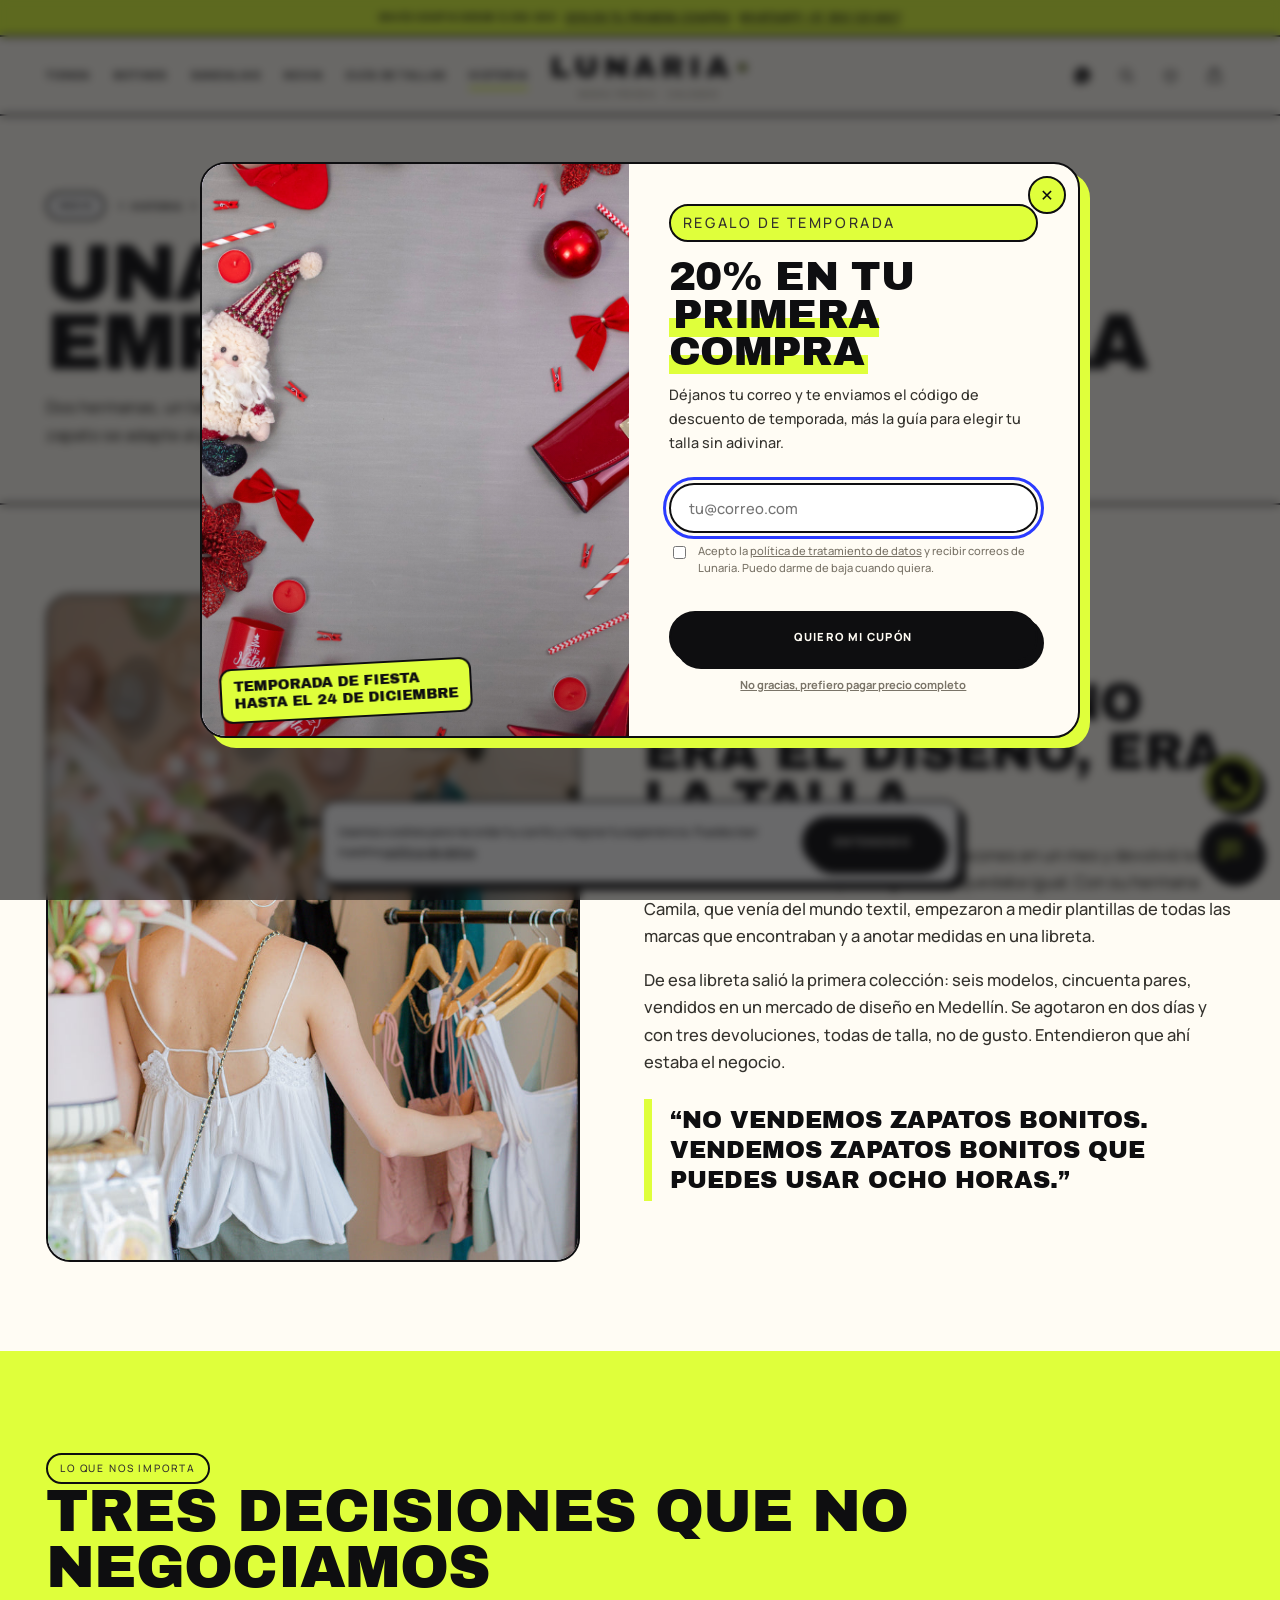
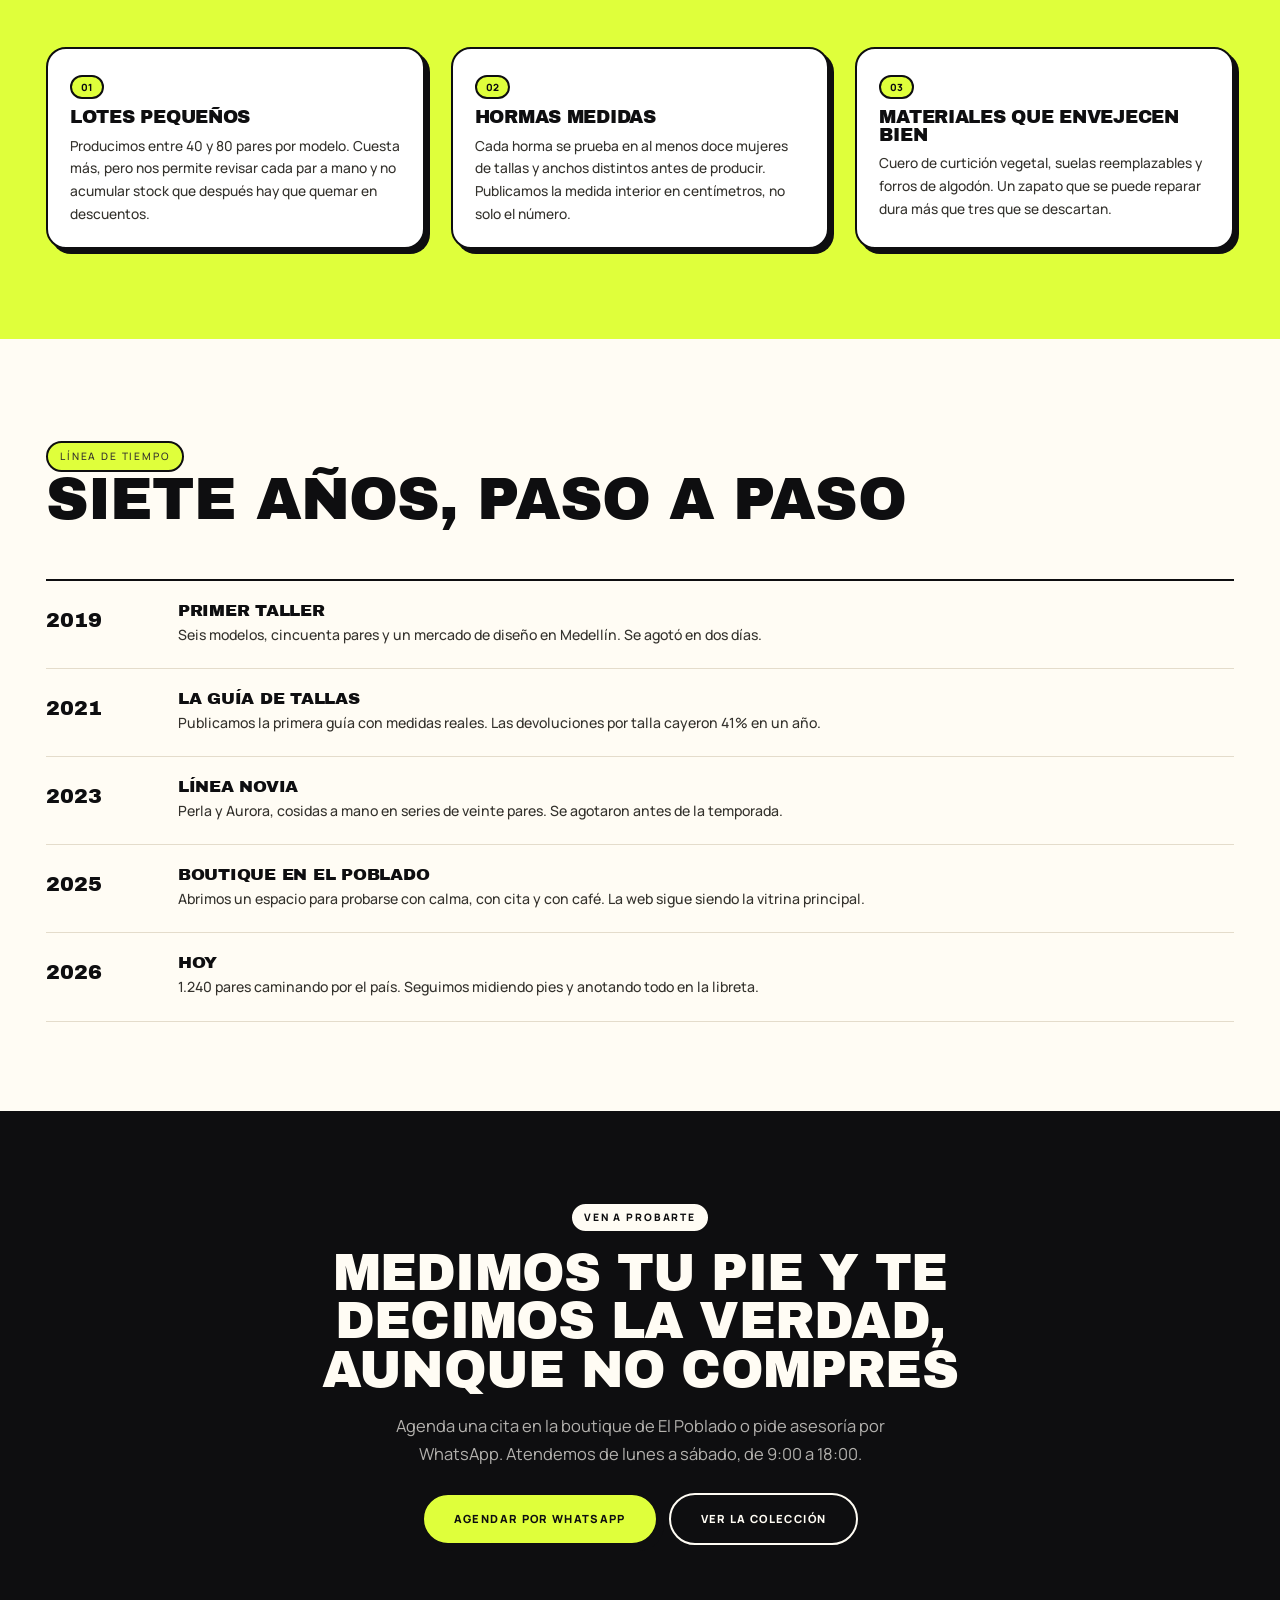
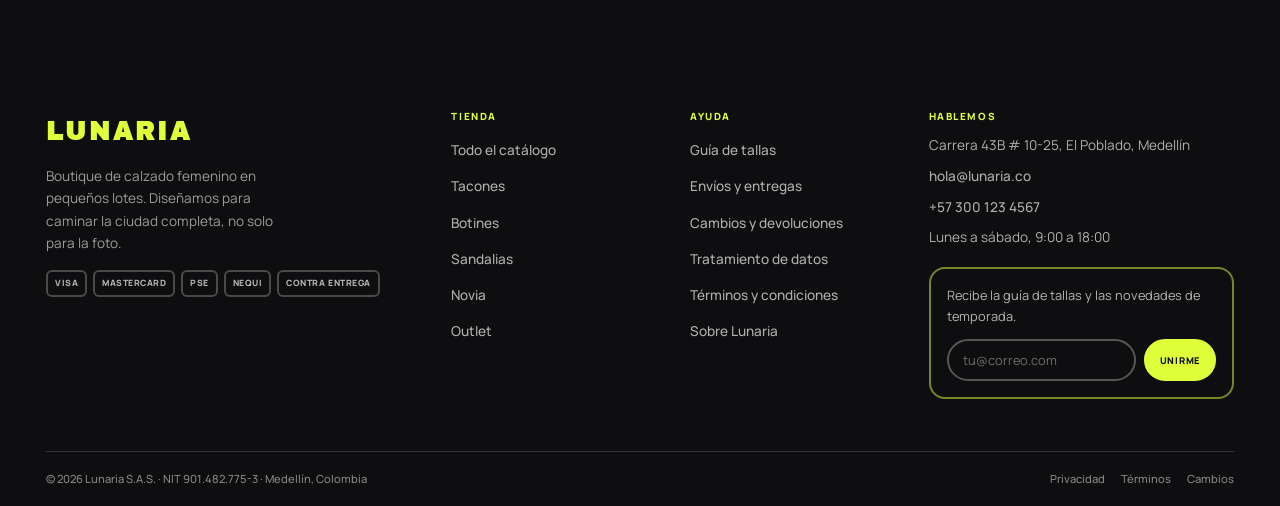
<file: historia.html>
<!DOCTYPE html>
<html lang="es-CO">
<head>
  <meta charset="UTF-8">
  <meta name="viewport" content="width=device-width, initial-scale=1">
  <title>Nuestra historia · Lunaria | Boutique de calzado en Medellín</title>
  <meta name="description" content="Lunaria nació en 2019 en un taller pequeño de Medellín. Conoce cómo diseñamos calzado femenino en pequeños lotes, con hormas medidas sobre pies reales.">
  <meta name="theme-color" content="#1c1a17">
  <link rel="icon" href="assets/img/favicon.svg" type="image/svg+xml">
  <link rel="preconnect" href="https://fonts.googleapis.com">
  <link rel="preconnect" href="https://fonts.gstatic.com" crossorigin>
  <link href="https://fonts.googleapis.com/css2?family=Archivo+Black&family=Manrope:wght@400;500;600;700;800&display=swap" rel="stylesheet">
  <link rel="stylesheet" href="assets/css/styles.css">
</head>
<body data-page="historia">
  <a class="skip-link" href="#main">Ir al contenido</a>
  <div id="app-header"></div>

  <main id="main">
    <div class="page-head">
      <div class="wrap">
        <nav class="breadcrumb" aria-label="Ruta de navegación">
          <a href="index.html">Inicio</a><span></span><span>Historia</span>
        </nav>
        <h1>Una boutique que empezó con una regla</h1>
        <p>Dos hermanas, un taller de 30 metros en El Poblado y una obsesión:
           que el zapato se adapte al pie, no al contrario.</p>
      </div>
    </div>

    <section class="section">
      <div class="wrap">
        <div class="about-grid">
          <div class="reveal">
            <img src="assets/img/editorial-boutique.jpg" alt="Interior de la boutique Lunaria con prendas y espejos"
                 width="1400" height="933">
          </div>
          <div class="reveal">
            <p class="eyebrow">Cómo empezó</p>
            <h2>El problema no era el diseño, era la talla</h2>
            <p>En 2018, Valentina compró tres pares de tacones en un mes y devolvió los tres.
               No era el estilo: era que ningún 37 le quedaba igual. Con su hermana Camila,
               que venía del mundo textil, empezaron a medir plantillas de todas las marcas
               que encontraban y a anotar medidas en una libreta.</p>
            <p>De esa libreta salió la primera colección: seis modelos, cincuenta pares,
               vendidos en un mercado de diseño en Medellín. Se agotaron en dos días y con
               tres devoluciones, todas de talla, no de gusto. Entendieron que ahí estaba el negocio.</p>
            <div class="pull-quote">“No vendemos zapatos bonitos. Vendemos zapatos bonitos que puedes usar ocho horas.”</div>
          </div>
        </div>
      </div>
    </section>

    <section class="section section--sand">
      <div class="wrap">
        <div class="section-head reveal">
          <div>
            <p class="eyebrow">Lo que nos importa</p>
            <h2>Tres decisiones que no negociamos</h2>
          </div>
        </div>
        <div class="values-grid">
          <div class="value-card reveal">
            <span class="num">01</span>
            <h3>Lotes pequeños</h3>
            <p>Producimos entre 40 y 80 pares por modelo. Cuesta más, pero nos permite revisar
               cada par a mano y no acumular stock que después hay que quemar en descuentos.</p>
          </div>
          <div class="value-card reveal">
            <span class="num">02</span>
            <h3>Hormas medidas</h3>
            <p>Cada horma se prueba en al menos doce mujeres de tallas y anchos distintos antes
               de producir. Publicamos la medida interior en centímetros, no solo el número.</p>
          </div>
          <div class="value-card reveal">
            <span class="num">03</span>
            <h3>Materiales que envejecen bien</h3>
            <p>Cuero de curtición vegetal, suelas reemplazables y forros de algodón. Un zapato
               que se puede reparar dura más que tres que se descartan.</p>
          </div>
        </div>
      </div>
    </section>
    <section class="section">
      <div class="wrap">
        <div class="section-head reveal">
          <div>
            <p class="eyebrow">Línea de tiempo</p>
            <h2>Siete años, paso a paso</h2>
          </div>
        </div>
        <ul class="timeline">
          <li class="reveal">
            <b>2019</b>
            <div>
              <h3>Primer taller</h3>
              <p>Seis modelos, cincuenta pares y un mercado de diseño en Medellín. Se agotó en dos días.</p>
            </div>
          </li>
          <li class="reveal">
            <b>2021</b>
            <div>
              <h3>La guía de tallas</h3>
              <p>Publicamos la primera guía con medidas reales. Las devoluciones por talla cayeron 41% en un año.</p>
            </div>
          </li>
          <li class="reveal">
            <b>2023</b>
            <div>
              <h3>Línea Novia</h3>
              <p>Perla y Aurora, cosidas a mano en series de veinte pares. Se agotaron antes de la temporada.</p>
            </div>
          </li>
          <li class="reveal">
            <b>2025</b>
            <div>
              <h3>Boutique en El Poblado</h3>
              <p>Abrimos un espacio para probarse con calma, con cita y con café. La web sigue siendo la vitrina principal.</p>
            </div>
          </li>
          <li class="reveal">
            <b>2026</b>
            <div>
              <h3>Hoy</h3>
              <p>1.240 pares caminando por el país. Seguimos midiendo pies y anotando todo en la libreta.</p>
            </div>
          </li>
        </ul>
      </div>
    </section>

    <section class="section section--ink" style="text-align:center">
      <div class="wrap">
        <p class="eyebrow eyebrow--light">Ven a probarte</p>
        <h2 style="font-size:clamp(2rem,4vw,3.2rem);max-width:22ch;margin:0 auto 18px">
          Medimos tu pie y te decimos la verdad, aunque no compres
        </h2>
        <p style="max-width:52ch;margin:0 auto 26px;color:rgba(250,247,241,.7)">
          Agenda una cita en la boutique de El Poblado o pide asesoría por WhatsApp.
          Atendemos de lunes a sábado, de 9:00 a 18:00.
        </p>
        <a class="btn btn--light" href="https://wa.me/573001234567?text=Hola%20Lunaria%2C%20quiero%20agendar%20una%20cita"
           target="_blank" rel="noopener">Agendar por WhatsApp</a>
        <a class="btn btn--ghost-light" href="tienda.html" style="margin-left:8px">Ver la colección</a>
      </div>
    </section>
  </main>

  <div id="app-drawer"></div>
  <div id="app-modal"></div>
  <div id="app-footer"></div>

  <script src="assets/js/data.js"></script>
  <script src="assets/js/core.js"></script>
  <script src="assets/js/layout.js"></script>
  <script src="assets/js/chatbot.js"></script>
</body>
</html>
</file>
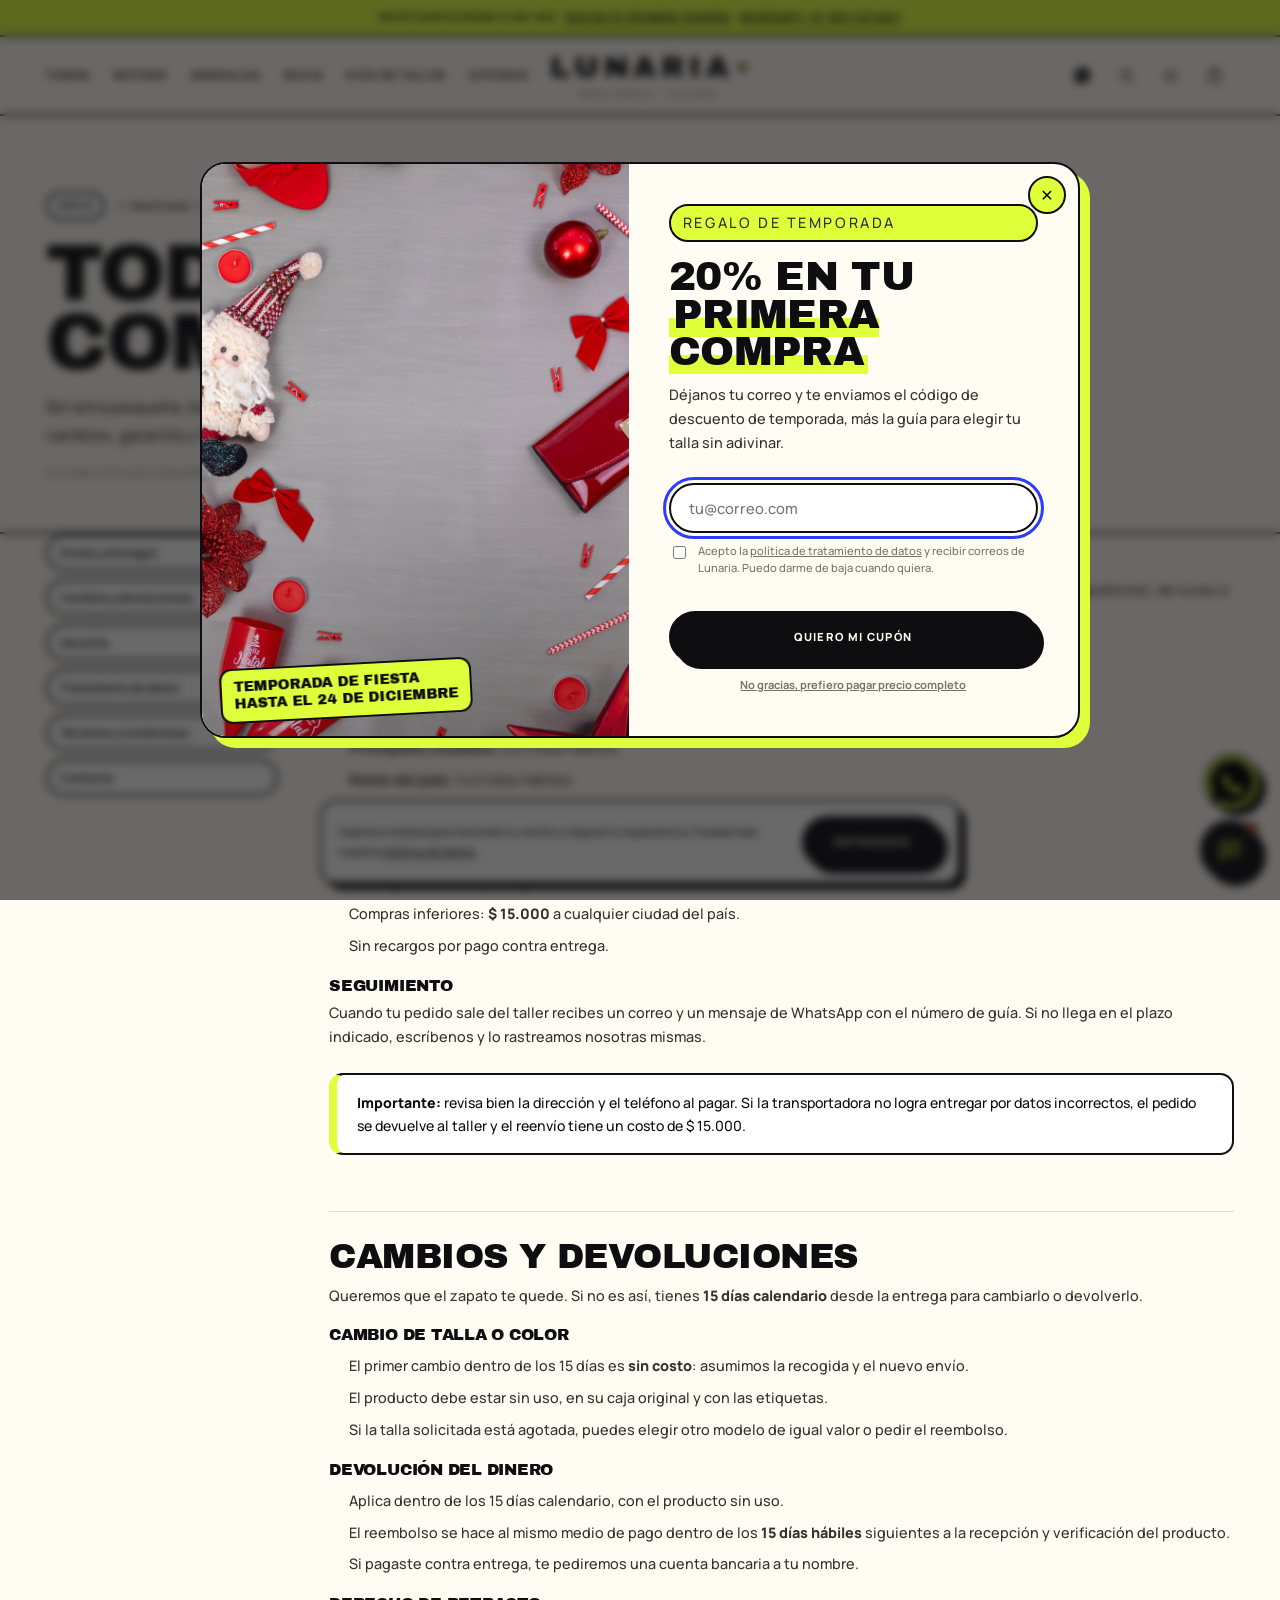
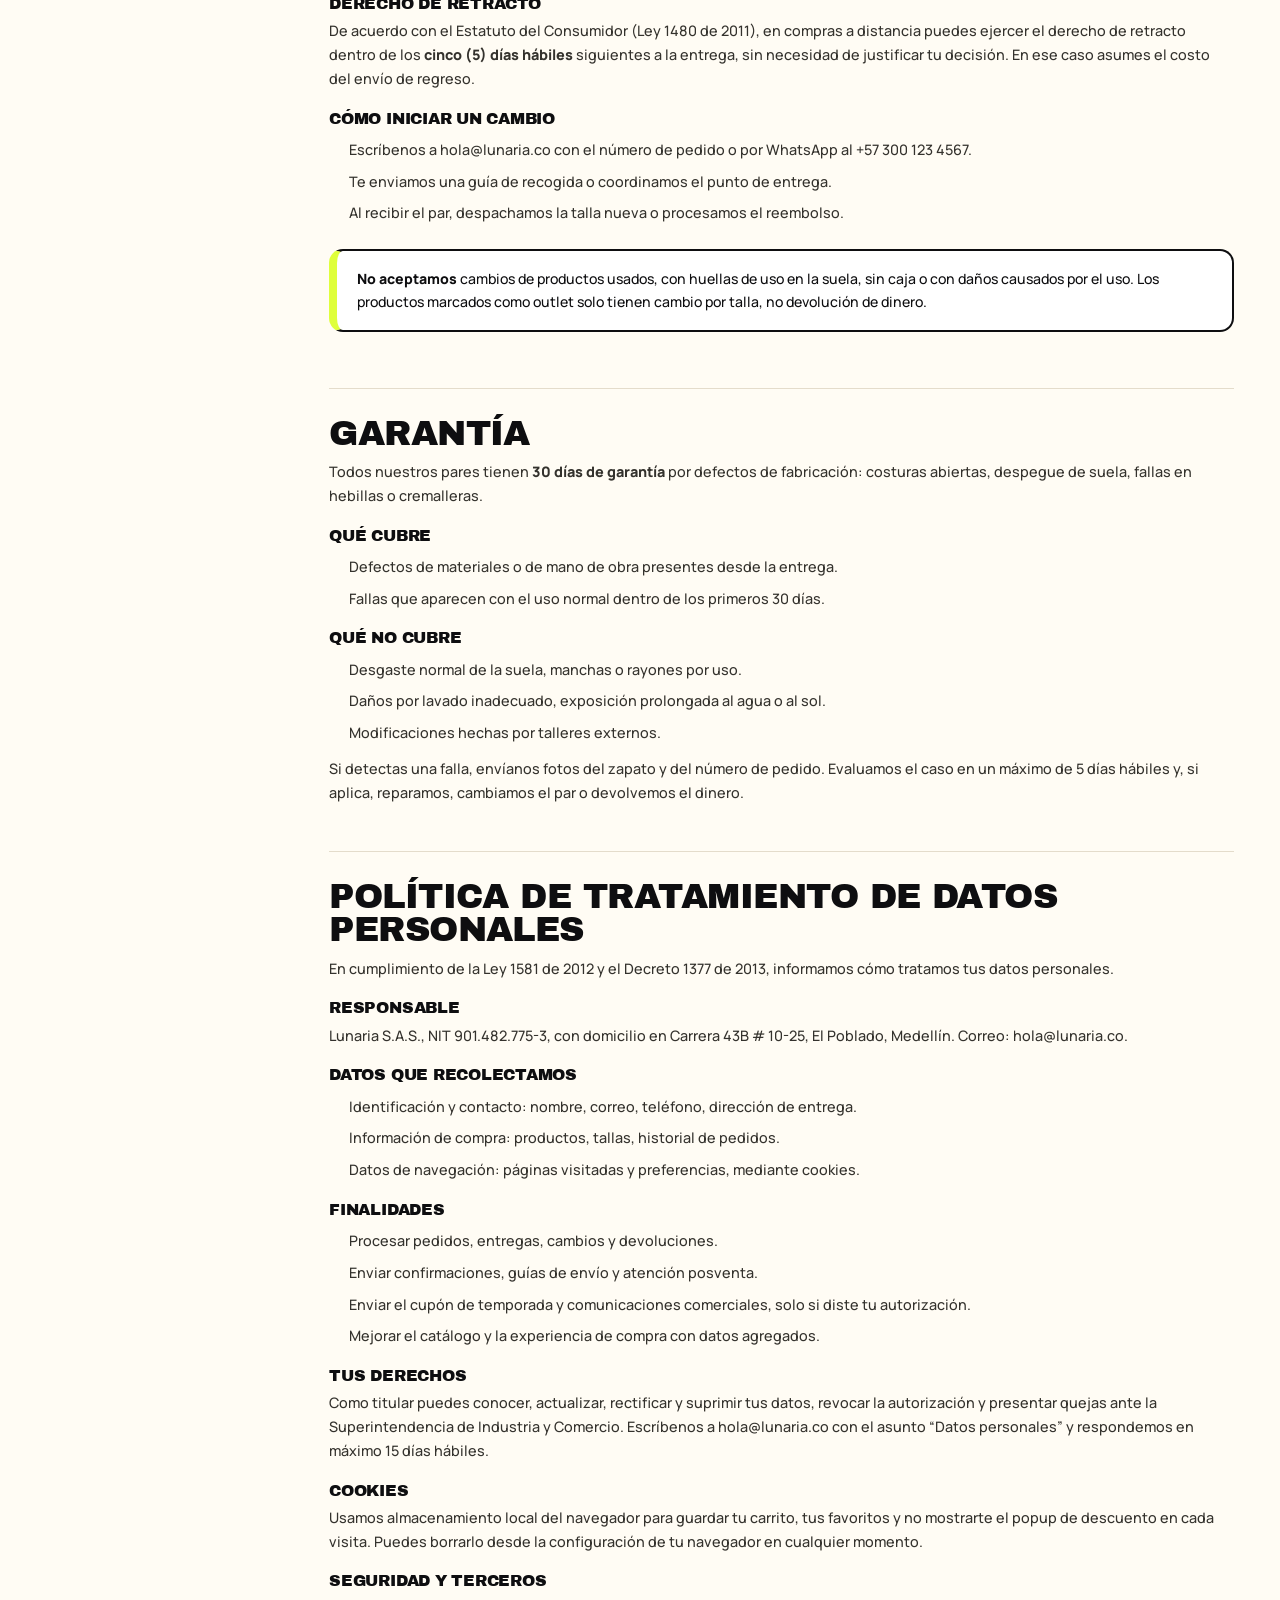
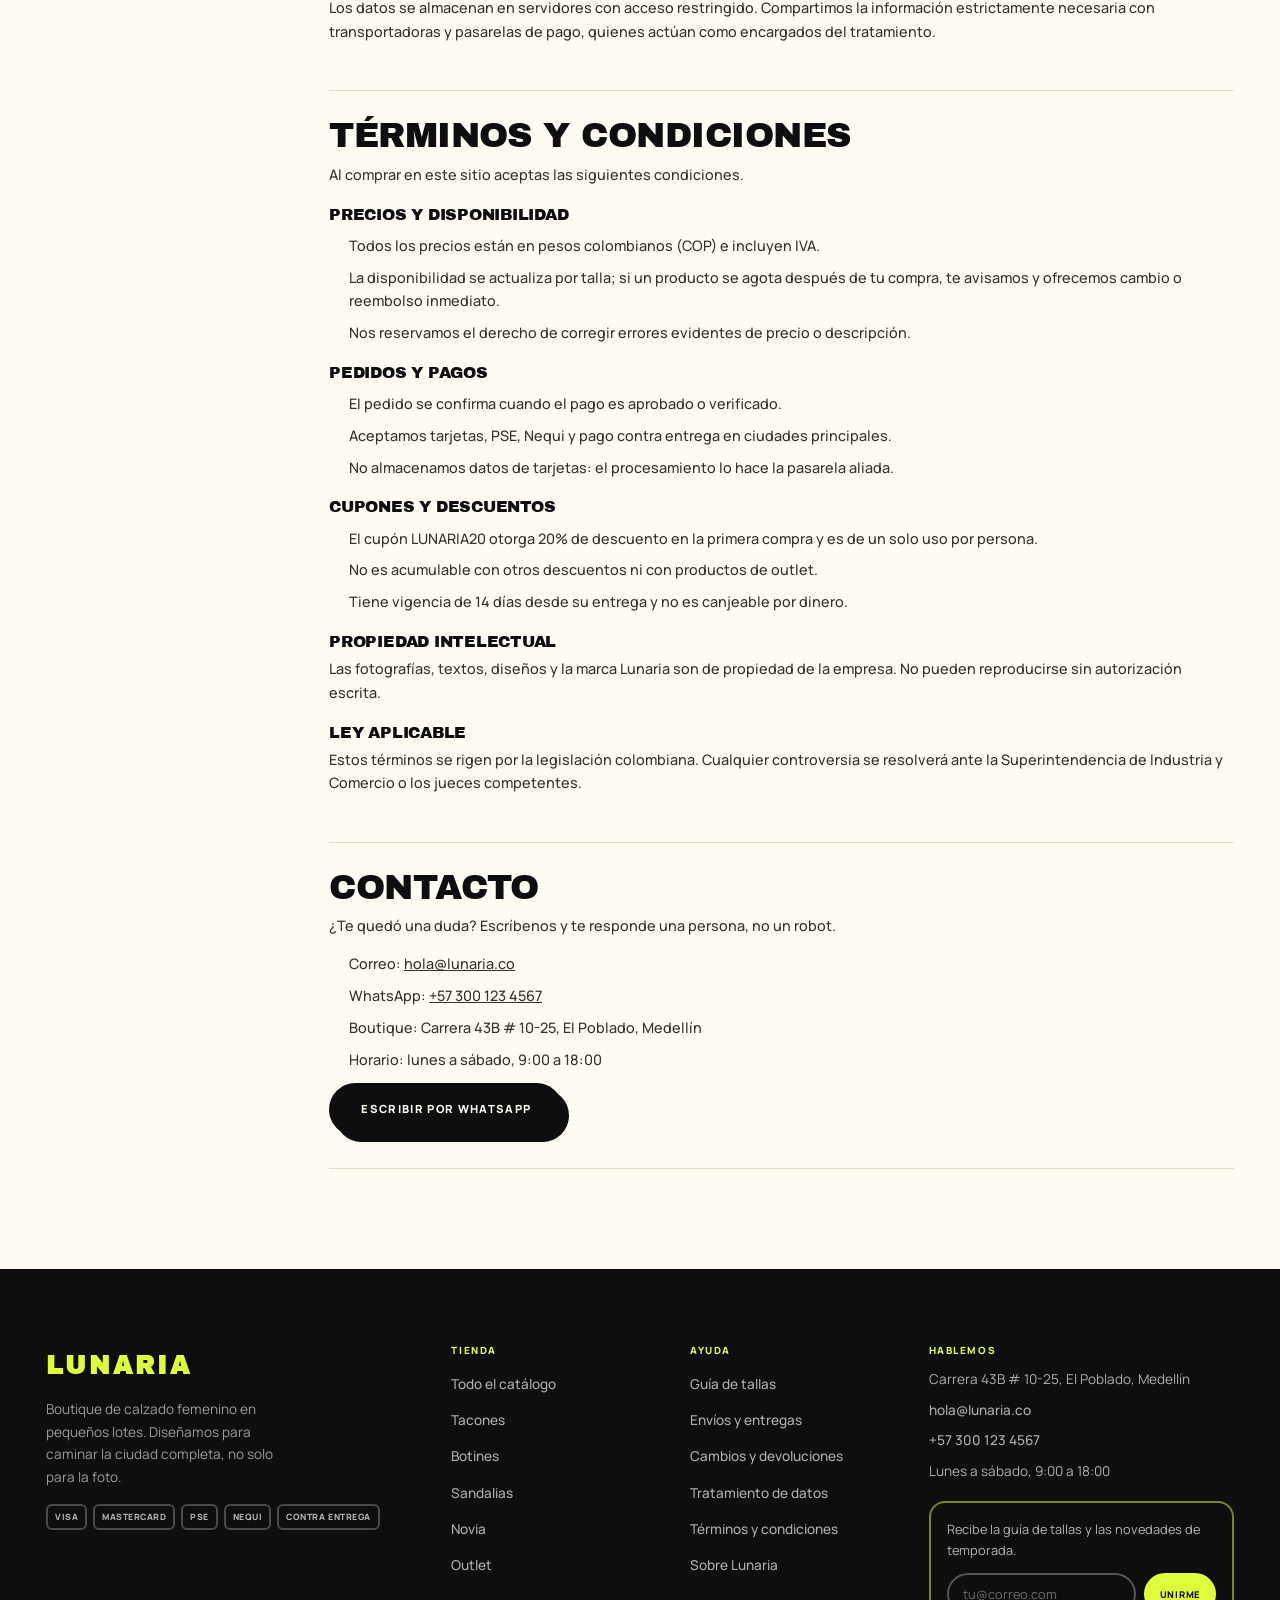
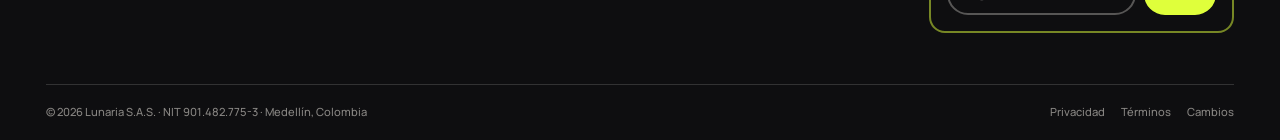
<file: politicas.html>
<!DOCTYPE html>
<html lang="es-CO">
<head>
  <meta charset="UTF-8">
  <meta name="viewport" content="width=device-width, initial-scale=1">
  <title>Envíos, cambios y políticas · Lunaria</title>
  <meta name="description" content="Políticas de envío, cambios y devoluciones, garantía, tratamiento de datos personales y términos de compra de Lunaria.">
  <meta name="theme-color" content="#1c1a17">
  <link rel="icon" href="assets/img/favicon.svg" type="image/svg+xml">
  <link rel="preconnect" href="https://fonts.googleapis.com">
  <link rel="preconnect" href="https://fonts.gstatic.com" crossorigin>
  <link href="https://fonts.googleapis.com/css2?family=Archivo+Black&family=Manrope:wght@400;500;600;700;800&display=swap" rel="stylesheet">
  <link rel="stylesheet" href="assets/css/styles.css">
</head>
<body data-page="politicas">
  <a class="skip-link" href="#main">Ir al contenido</a>
  <div id="app-header"></div>

  <main id="main">
    <div class="page-head">
      <div class="wrap">
        <nav class="breadcrumb" aria-label="Ruta de navegación">
          <a href="index.html">Inicio</a><span></span><span>Políticas</span>
        </nav>
        <h1>Todo claro antes de comprar</h1>
        <p>Sin letra pequeña. Aquí están los tiempos, los costos y las condiciones
           de envío, cambios, garantía y tratamiento de datos.</p>
        <p style="font-size:.7rem;letter-spacing:.14em;text-transform:uppercase;color:var(--muted);margin-top:16px">
          Última actualización: 23 de noviembre de 2026
        </p>
      </div>
    </div>

    <div class="wrap">
      <div class="policy-layout policy">
        <nav class="policy-nav" aria-label="Secciones de políticas">
          <a href="#envios">Envíos y entregas</a>
          <a href="#cambios">Cambios y devoluciones</a>
          <a href="#garantia">Garantía</a>
          <a href="#privacidad">Tratamiento de datos</a>
          <a href="#terminos">Términos y condiciones</a>
          <a href="#contacto">Contacto</a>
        </nav>

        <div>
          <section id="envios">
            <h2>Envíos y entregas</h2>
            <p>Despachamos desde nuestra boutique en Medellín, con transportadoras aliadas
               (Servientrega, Envía e Interrapidísimo), de lunes a viernes.</p>

            <h3>Tiempos</h3>
            <ul>
              <li><strong>Preparación:</strong> hasta 24 horas hábiles después de confirmar el pago.</li>
              <li><strong>Medellín y área metropolitana:</strong> 1 a 2 días hábiles.</li>
              <li><strong>Principales ciudades:</strong> 2 a 3 días hábiles.</li>
              <li><strong>Resto del país:</strong> 3 a 5 días hábiles.</li>
              <li>Los pedidos con pago contra entrega se despachan una vez confirmados por teléfono.</li>
            </ul>

            <h3>Costos</h3>
            <ul>
              <li>Envío gratis en compras iguales o superiores a <strong>$ 250.000</strong>.</li>
              <li>Compras inferiores: <strong>$ 15.000</strong> a cualquier ciudad del país.</li>
              <li>Sin recargos por pago contra entrega.</li>
            </ul>

            <h3>Seguimiento</h3>
            <p>Cuando tu pedido sale del taller recibes un correo y un mensaje de WhatsApp con
               el número de guía. Si no llega en el plazo indicado, escríbenos y lo rastreamos
               nosotras mismas.</p>

            <div class="note-box">
              <b>Importante:</b> revisa bien la dirección y el teléfono al pagar. Si la transportadora
              no logra entregar por datos incorrectos, el pedido se devuelve al taller y el reenvío
              tiene un costo de $ 15.000.
            </div>
          </section>

          <section id="cambios">
            <h2>Cambios y devoluciones</h2>
            <p>Queremos que el zapato te quede. Si no es así, tienes <strong>15 días calendario</strong>
               desde la entrega para cambiarlo o devolverlo.</p>

            <h3>Cambio de talla o color</h3>
            <ul>
              <li>El primer cambio dentro de los 15 días es <strong>sin costo</strong>: asumimos la recogida y el nuevo envío.</li>
              <li>El producto debe estar sin uso, en su caja original y con las etiquetas.</li>
              <li>Si la talla solicitada está agotada, puedes elegir otro modelo de igual valor o pedir el reembolso.</li>
            </ul>

            <h3>Devolución del dinero</h3>
            <ul>
              <li>Aplica dentro de los 15 días calendario, con el producto sin uso.</li>
              <li>El reembolso se hace al mismo medio de pago dentro de los <strong>15 días hábiles</strong>
                  siguientes a la recepción y verificación del producto.</li>
              <li>Si pagaste contra entrega, te pediremos una cuenta bancaria a tu nombre.</li>
            </ul>

            <h3>Derecho de retracto</h3>
            <p>De acuerdo con el Estatuto del Consumidor (Ley 1480 de 2011), en compras a distancia
               puedes ejercer el derecho de retracto dentro de los <strong>cinco (5) días hábiles</strong>
               siguientes a la entrega, sin necesidad de justificar tu decisión. En ese caso asumes
               el costo del envío de regreso.</p>

            <h3>Cómo iniciar un cambio</h3>
            <ul>
              <li>Escríbenos a hola@lunaria.co con el número de pedido o por WhatsApp al +57 300 123 4567.</li>
              <li>Te enviamos una guía de recogida o coordinamos el punto de entrega.</li>
              <li>Al recibir el par, despachamos la talla nueva o procesamos el reembolso.</li>
            </ul>

            <div class="note-box">
              <b>No aceptamos</b> cambios de productos usados, con huellas de uso en la suela,
              sin caja o con daños causados por el uso. Los productos marcados como outlet
              solo tienen cambio por talla, no devolución de dinero.
            </div>
          </section>

          <section id="garantia">
            <h2>Garantía</h2>
            <p>Todos nuestros pares tienen <strong>30 días de garantía</strong> por defectos de
               fabricación: costuras abiertas, despegue de suela, fallas en hebillas o cremalleras.</p>
            <h3>Qué cubre</h3>
            <ul>
              <li>Defectos de materiales o de mano de obra presentes desde la entrega.</li>
              <li>Fallas que aparecen con el uso normal dentro de los primeros 30 días.</li>
            </ul>
            <h3>Qué no cubre</h3>
            <ul>
              <li>Desgaste normal de la suela, manchas o rayones por uso.</li>
              <li>Daños por lavado inadecuado, exposición prolongada al agua o al sol.</li>
              <li>Modificaciones hechas por talleres externos.</li>
            </ul>
            <p>Si detectas una falla, envíanos fotos del zapato y del número de pedido. Evaluamos
               el caso en un máximo de 5 días hábiles y, si aplica, reparamos, cambiamos el par
               o devolvemos el dinero.</p>
          </section>

          <section id="privacidad">
            <h2>Política de tratamiento de datos personales</h2>
            <p>En cumplimiento de la Ley 1581 de 2012 y el Decreto 1377 de 2013, informamos
               cómo tratamos tus datos personales.</p>

            <h3>Responsable</h3>
            <p>Lunaria S.A.S., NIT 901.482.775-3, con domicilio en Carrera 43B # 10-25,
               El Poblado, Medellín. Correo: hola@lunaria.co.</p>

            <h3>Datos que recolectamos</h3>
            <ul>
              <li>Identificación y contacto: nombre, correo, teléfono, dirección de entrega.</li>
              <li>Información de compra: productos, tallas, historial de pedidos.</li>
              <li>Datos de navegación: páginas visitadas y preferencias, mediante cookies.</li>
            </ul>

            <h3>Finalidades</h3>
            <ul>
              <li>Procesar pedidos, entregas, cambios y devoluciones.</li>
              <li>Enviar confirmaciones, guías de envío y atención posventa.</li>
              <li>Enviar el cupón de temporada y comunicaciones comerciales, solo si diste tu autorización.</li>
              <li>Mejorar el catálogo y la experiencia de compra con datos agregados.</li>
            </ul>

            <h3>Tus derechos</h3>
            <p>Como titular puedes conocer, actualizar, rectificar y suprimir tus datos, revocar
               la autorización y presentar quejas ante la Superintendencia de Industria y Comercio.
               Escríbenos a hola@lunaria.co con el asunto “Datos personales” y respondemos en
               máximo 15 días hábiles.</p>

            <h3>Cookies</h3>
            <p>Usamos almacenamiento local del navegador para guardar tu carrito, tus favoritos y
               no mostrarte el popup de descuento en cada visita. Puedes borrarlo desde la
               configuración de tu navegador en cualquier momento.</p>

            <h3>Seguridad y terceros</h3>
            <p>Los datos se almacenan en servidores con acceso restringido. Compartimos la
               información estrictamente necesaria con transportadoras y pasarelas de pago,
               quienes actúan como encargados del tratamiento.</p>
          </section>

          <section id="terminos">
            <h2>Términos y condiciones</h2>
            <p>Al comprar en este sitio aceptas las siguientes condiciones.</p>

            <h3>Precios y disponibilidad</h3>
            <ul>
              <li>Todos los precios están en pesos colombianos (COP) e incluyen IVA.</li>
              <li>La disponibilidad se actualiza por talla; si un producto se agota después de tu compra,
                  te avisamos y ofrecemos cambio o reembolso inmediato.</li>
              <li>Nos reservamos el derecho de corregir errores evidentes de precio o descripción.</li>
            </ul>

            <h3>Pedidos y pagos</h3>
            <ul>
              <li>El pedido se confirma cuando el pago es aprobado o verificado.</li>
              <li>Aceptamos tarjetas, PSE, Nequi y pago contra entrega en ciudades principales.</li>
              <li>No almacenamos datos de tarjetas: el procesamiento lo hace la pasarela aliada.</li>
            </ul>

            <h3>Cupones y descuentos</h3>
            <ul>
              <li>El cupón LUNARIA20 otorga 20% de descuento en la primera compra y es de un solo uso por persona.</li>
              <li>No es acumulable con otros descuentos ni con productos de outlet.</li>
              <li>Tiene vigencia de 14 días desde su entrega y no es canjeable por dinero.</li>
            </ul>

            <h3>Propiedad intelectual</h3>
            <p>Las fotografías, textos, diseños y la marca Lunaria son de propiedad de la empresa.
               No pueden reproducirse sin autorización escrita.</p>

            <h3>Ley aplicable</h3>
            <p>Estos términos se rigen por la legislación colombiana. Cualquier controversia se
               resolverá ante la Superintendencia de Industria y Comercio o los jueces competentes.</p>
          </section>

          <section id="contacto">
            <h2>Contacto</h2>
            <p>¿Te quedó una duda? Escríbenos y te responde una persona, no un robot.</p>
            <ul>
              <li>Correo: <a href="mailto:hola@lunaria.co" style="text-decoration:underline">hola@lunaria.co</a></li>
              <li>WhatsApp: <a href="https://wa.me/573001234567" target="_blank" rel="noopener" style="text-decoration:underline">+57 300 123 4567</a></li>
              <li>Boutique: Carrera 43B # 10-25, El Poblado, Medellín</li>
              <li>Horario: lunes a sábado, 9:00 a 18:00</li>
            </ul>
            <a class="btn btn--solid" href="https://wa.me/573001234567" target="_blank" rel="noopener">
              Escribir por WhatsApp
            </a>
          </section>
        </div>
      </div>
    </div>
  </main>


  <div id="app-drawer"></div>
  <div id="app-modal"></div>
  <div id="app-footer"></div>

  <script src="assets/js/data.js"></script>
  <script src="assets/js/core.js"></script>
  <script src="assets/js/layout.js"></script>
  <script src="assets/js/chatbot.js"></script>
</body>
</html>
</file>
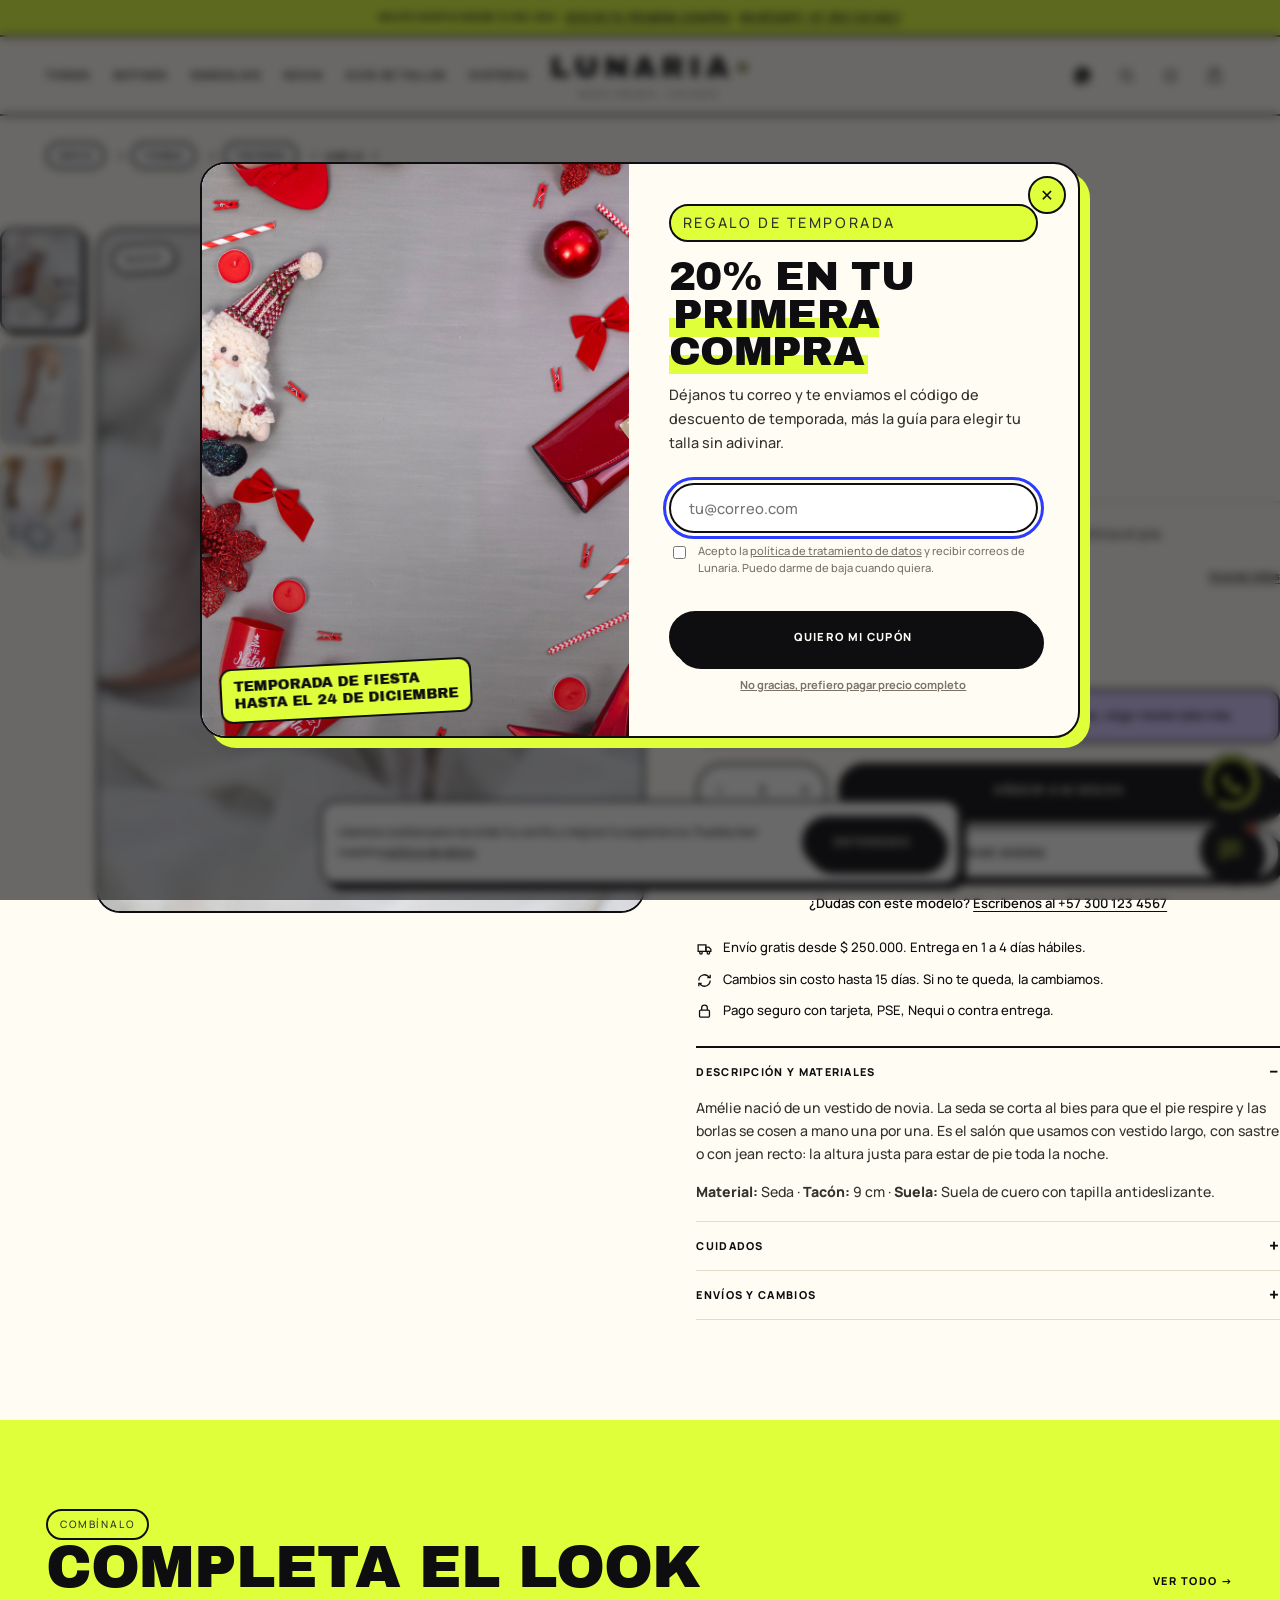
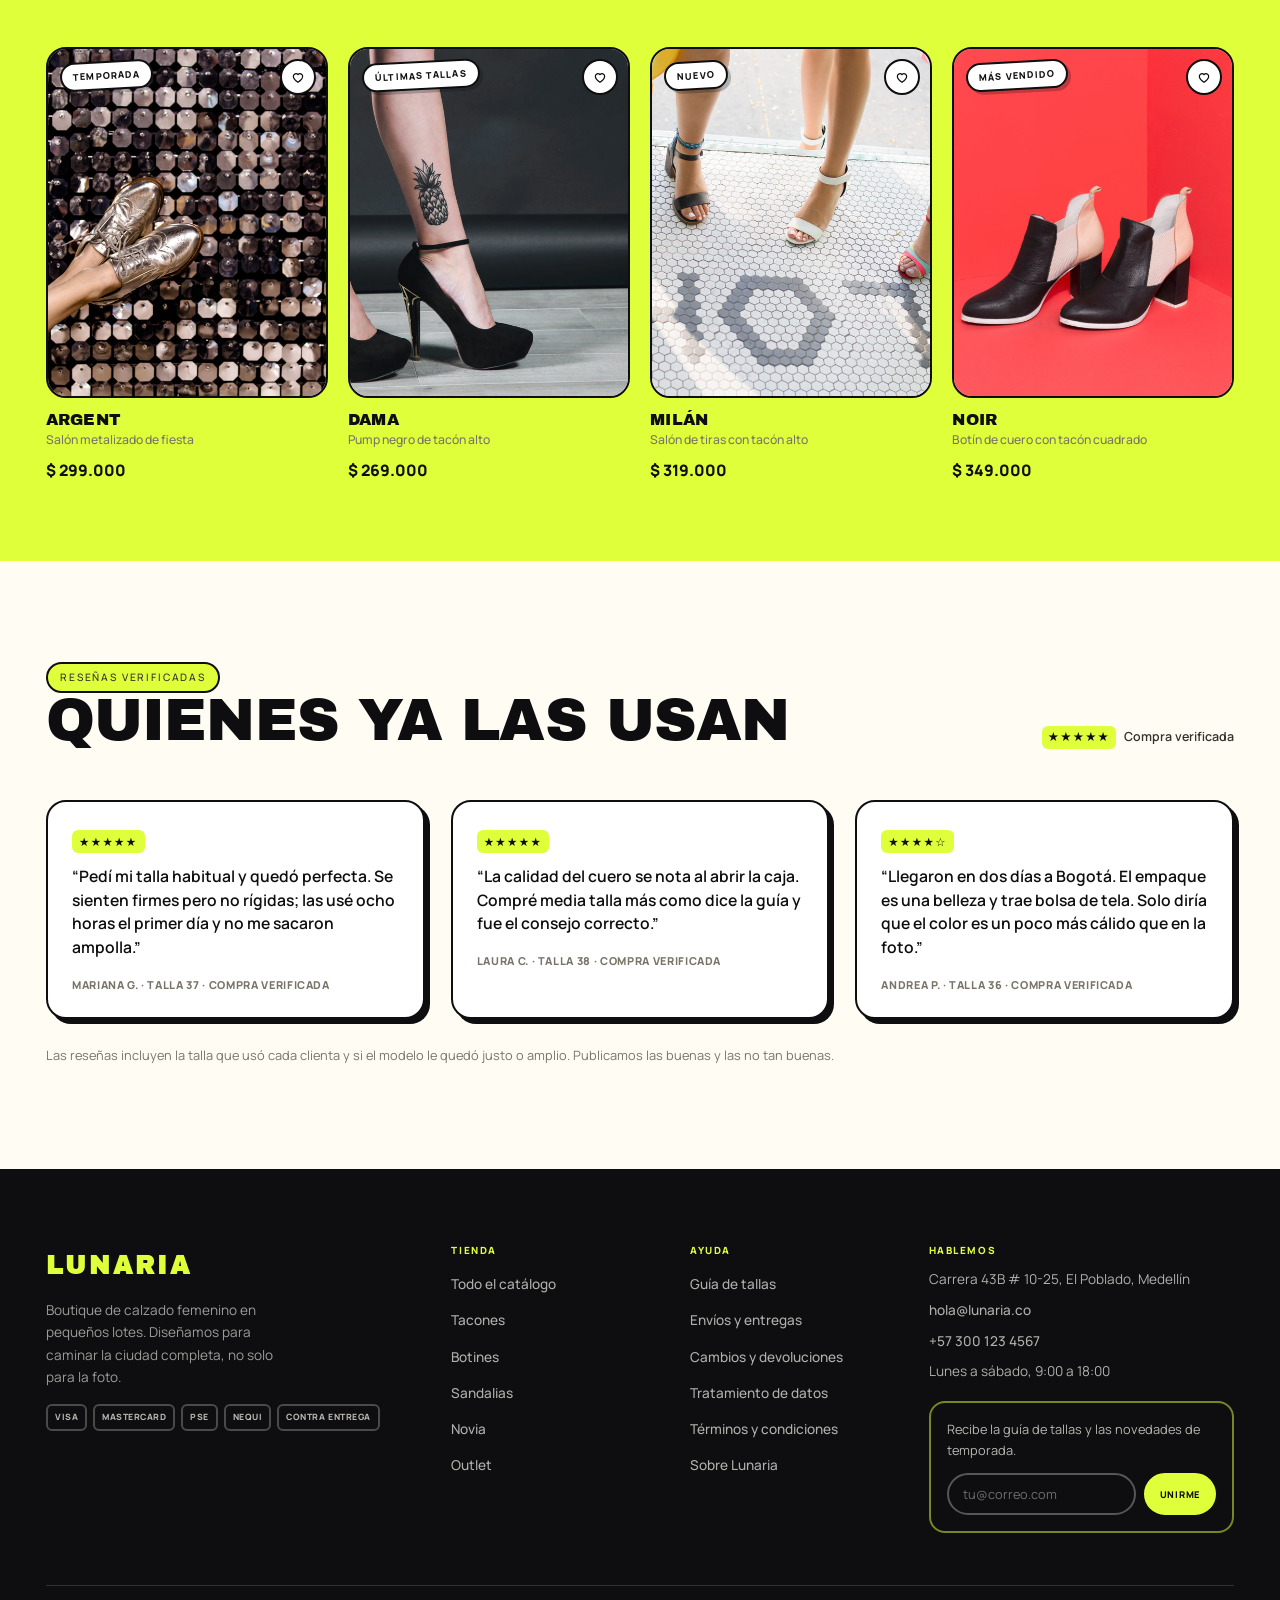
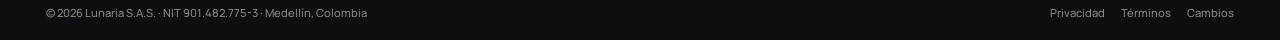
<file: producto.html>
<!DOCTYPE html>
<html lang="es-CO">
<head>
  <meta charset="UTF-8">
  <meta name="viewport" content="width=device-width, initial-scale=1">
  <title>Producto · Lunaria</title>
  <meta name="description" content="Detalle del modelo, tallas disponibles, horma y cuidados. Cambios gratis 15 días y envío a todo Colombia.">
  <meta name="theme-color" content="#1c1a17">
  <link rel="icon" href="assets/img/favicon.svg" type="image/svg+xml">
  <link rel="preconnect" href="https://fonts.googleapis.com">
  <link rel="preconnect" href="https://fonts.gstatic.com" crossorigin>
  <link href="https://fonts.googleapis.com/css2?family=Archivo+Black&family=Manrope:wght@400;500;600;700;800&display=swap" rel="stylesheet">
  <link rel="stylesheet" href="assets/css/styles.css">
</head>
<body data-page="producto">
  <a class="skip-link" href="#main">Ir al contenido</a>
  <div id="app-header"></div>

  <main id="main">
    <div class="wrap" style="padding-top:clamp(16px,2vw,26px)">
      <nav class="breadcrumb" id="crumbs" aria-label="Ruta de navegación"></nav>
    </div>

    <div class="wrap product-layout" id="productRoot">
      <div class="gallery" id="gallery"></div>
      <div class="product-info" id="productInfo"></div>
    </div>

    <section class="section section--sand" style="padding:clamp(48px,6vw,80px) 0">
      <div class="wrap">
        <div class="section-head">
          <div>
            <p class="eyebrow">Combínalo</p>
            <h2>Completa el look</h2>
          </div>
          <a class="link-arrow" href="tienda.html">Ver todo →</a>
        </div>
        <div class="product-grid" id="relatedGrid"></div>
      </div>
    </section>

    <section class="section">
      <div class="wrap">
        <div class="section-head">
          <div>
            <p class="eyebrow">Reseñas verificadas</p>
            <h2>Quienes ya las usan</h2>
          </div>
          <div class="rating"><span class="stars">★★★★★</span><span>Compra verificada</span></div>
        </div>
        <div class="quote-band" id="reviewsList"></div>
        <p style="font-size:.8rem;color:var(--muted);margin-top:26px">
          Las reseñas incluyen la talla que usó cada clienta y si el modelo le quedó justo o amplio.
          Publicamos las buenas y las no tan buenas.
        </p>
      </div>
    </section>
  </main>

  <div class="sticky-buy" id="stickyBuy"></div>
  <div id="app-drawer"></div>
  <div id="app-modal"></div>
  <div id="app-footer"></div>

  <script src="assets/js/data.js"></script>
  <script src="assets/js/core.js"></script>
  <script src="assets/js/layout.js"></script>
  <script src="assets/js/chatbot.js"></script>
  <script src="assets/js/producto.js"></script>
</body>
</html>
</file>
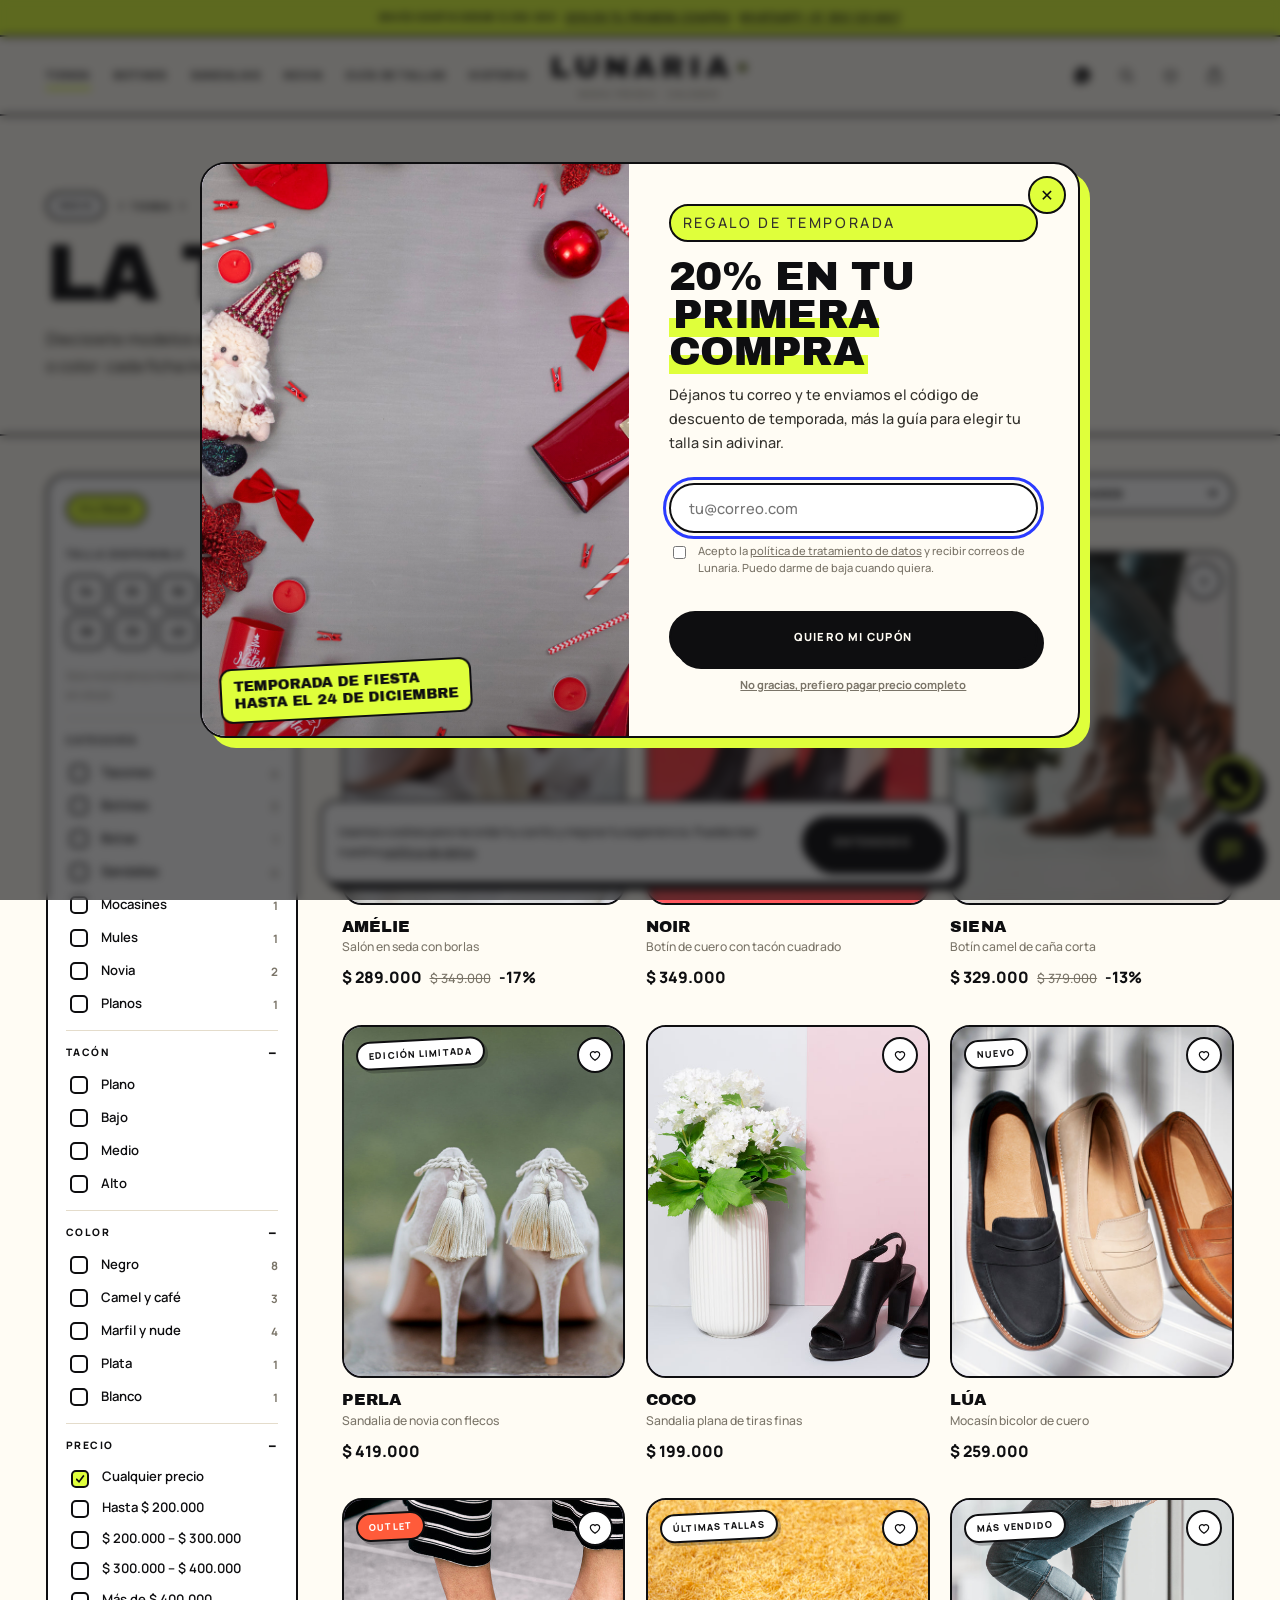
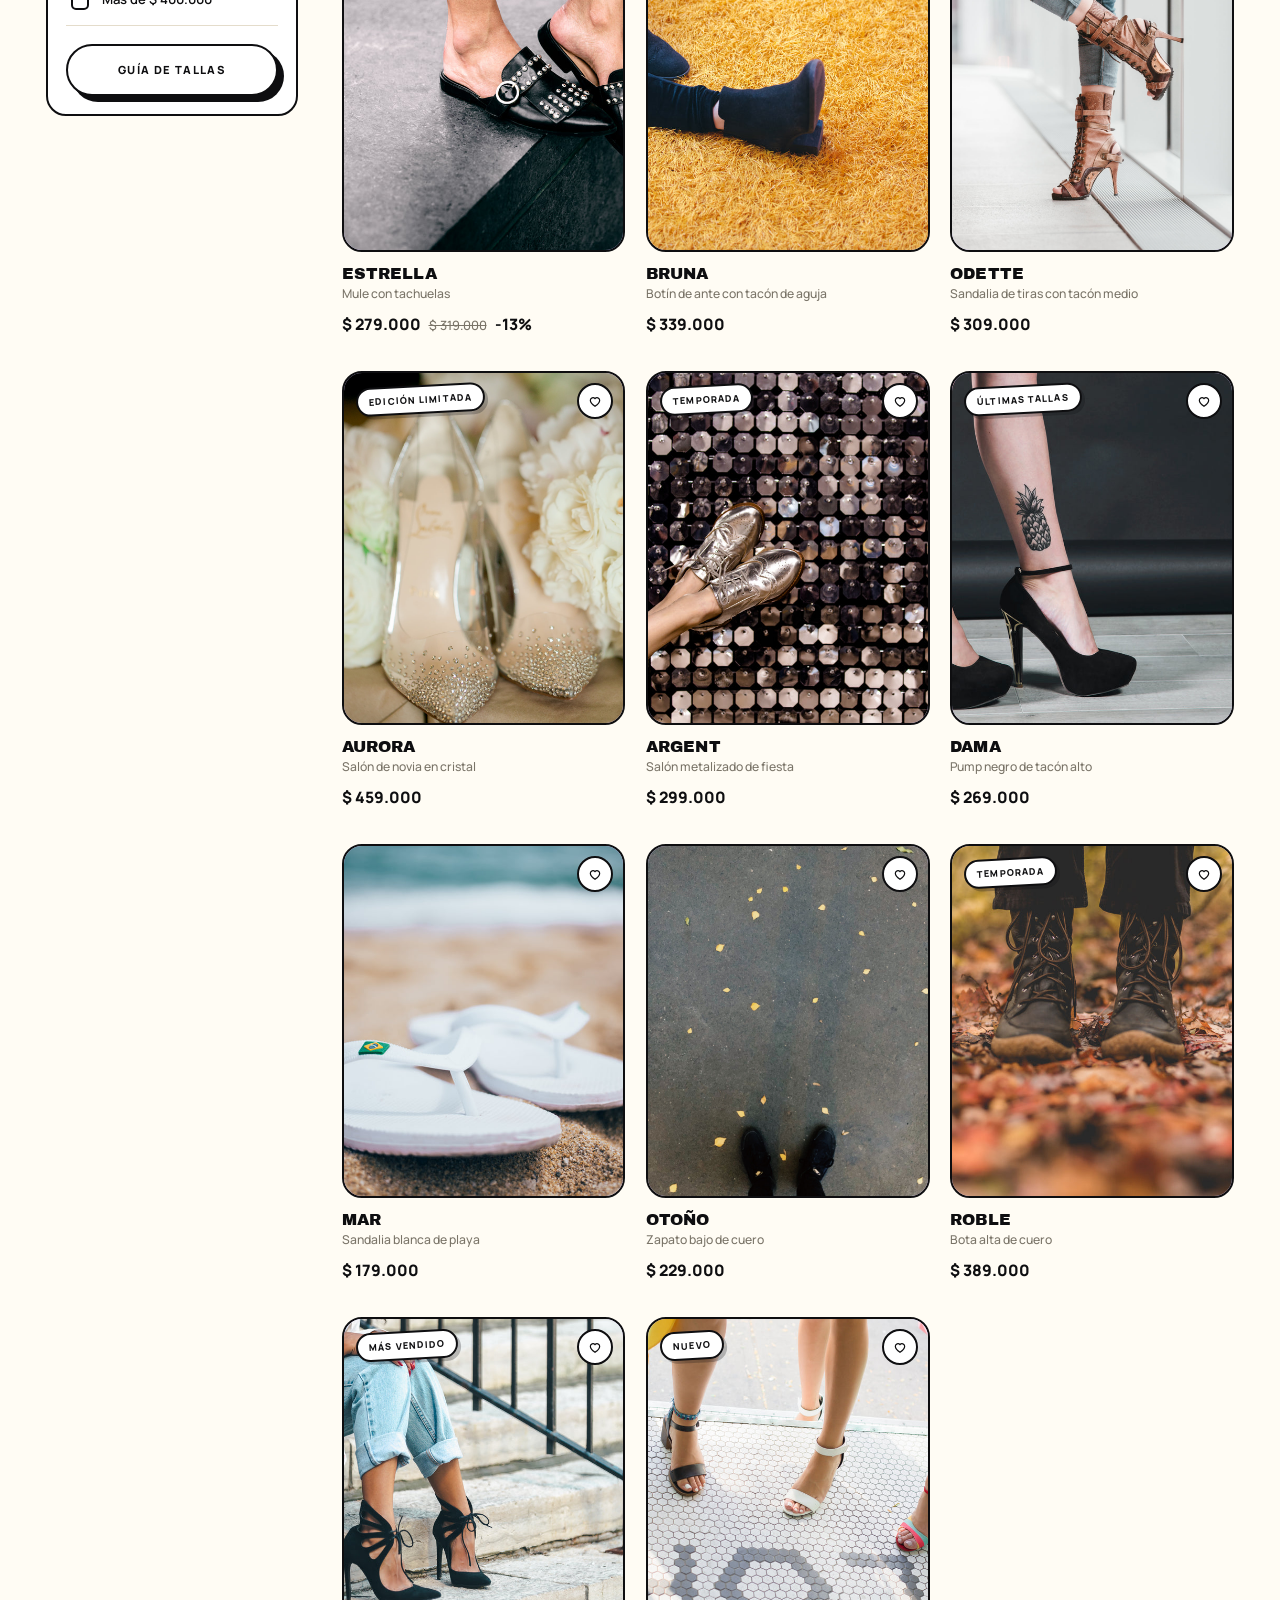
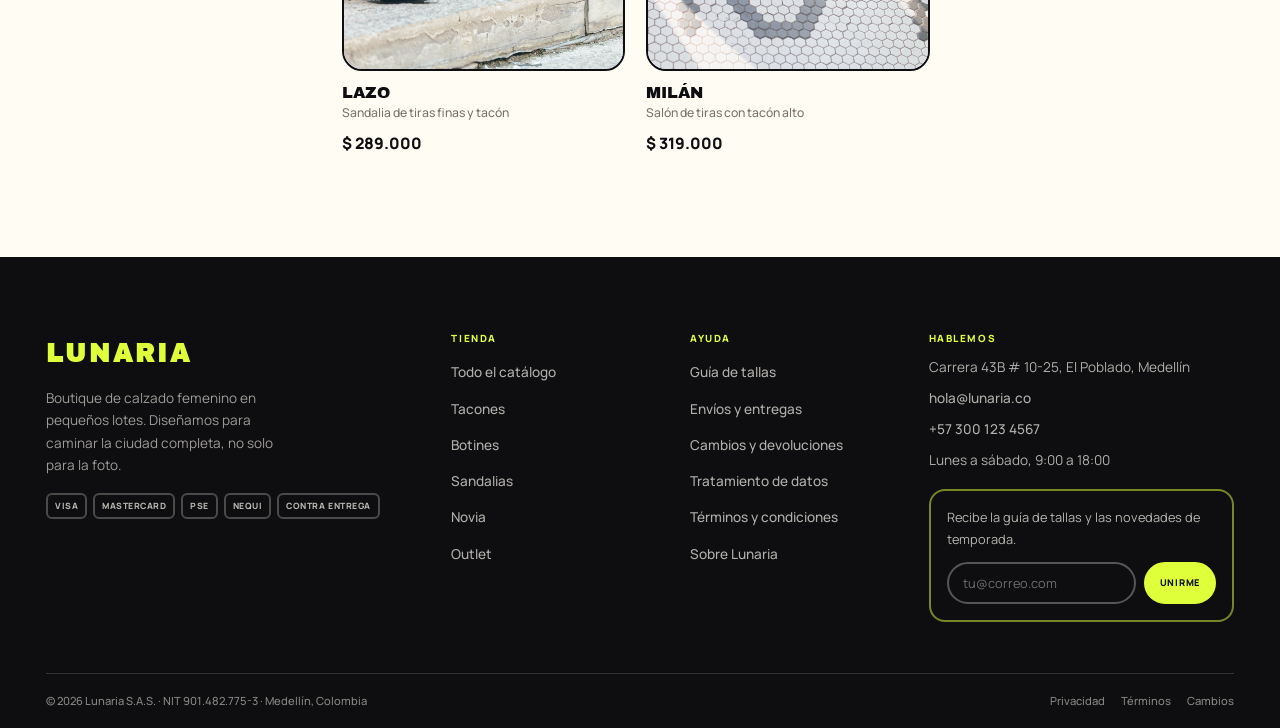
<file: tienda.html>
<!DOCTYPE html>
<html lang="es-CO">
<head>
  <meta charset="UTF-8">
  <meta name="viewport" content="width=device-width, initial-scale=1">
  <title>Tienda · Lunaria | Tacones, botines, sandalias y novia</title>
  <meta name="description" content="Explora los 17 modelos de Lunaria. Filtra por talla disponible, tipo de tacón, color y categoría. Envío gratis desde $ 250.000 y cambios gratis 15 días.">
  <meta name="theme-color" content="#1c1a17">
  <link rel="icon" href="assets/img/favicon.svg" type="image/svg+xml">
  <link rel="preconnect" href="https://fonts.googleapis.com">
  <link rel="preconnect" href="https://fonts.gstatic.com" crossorigin>
  <link href="https://fonts.googleapis.com/css2?family=Archivo+Black&family=Manrope:wght@400;500;600;700;800&display=swap" rel="stylesheet">
  <link rel="stylesheet" href="assets/css/styles.css">
</head>
<body data-page="tienda">
  <a class="skip-link" href="#main">Ir al contenido</a>
  <div id="app-header"></div>

  <main id="main">
    <div class="page-head">
      <div class="wrap">
        <nav class="breadcrumb" aria-label="Ruta de navegación">
          <a href="index.html">Inicio</a><span></span><span>Tienda</span>
        </nav>
        <h1>La tienda</h1>
        <p>Diecisiete modelos en pequeños lotes. Filtra por <strong>talla disponible</strong>,
           tipo de tacón o color: cada ficha indica si la horma es estrecha, estándar o amplia.</p>
      </div>
    </div>

    <div class="wrap" style="padding-top:clamp(24px,3vw,40px)">
      <div class="shop-layout">
        <aside class="filters" id="filtersPanel" aria-label="Filtros de catálogo">
          <div style="display:flex;align-items:center;justify-content:space-between;gap:12px;margin-bottom:8px">
            <p class="eyebrow" style="margin:0">Filtrar</p>
            <button class="icon-btn" type="button" data-cerrar-filtros aria-label="Cerrar filtros"
                    id="cerrarFiltros">✕</button>
          </div>

          <div class="filter-group">
            <h3>Talla disponible</h3>
            <div class="filter-body">
              <div class="size-chips" id="listaTalla"></div>
              <p style="font-size:.72rem;color:var(--muted);margin:8px 0 0">
                Solo mostramos modelos con esa talla en stock.
              </p>
            </div>
          </div>

          <div class="filter-group">
            <h3>Categoría</h3>
            <div class="filter-body" id="listaCategoria"></div>
          </div>

          <div class="filter-group">
            <h3>Tacón</h3>
            <div class="filter-body" id="listaTacon"></div>
          </div>

          <div class="filter-group">
            <h3>Color</h3>
            <div class="filter-body" id="listaColor"></div>
          </div>

          <div class="filter-group">
            <h3>Precio</h3>
            <div class="filter-body" id="listaPrecio"></div>
          </div>

          <div style="padding-top:18px">
            <a class="btn btn--block" href="guia-de-tallas.html">Guía de tallas</a>
          </div>
        </aside>

        <section aria-label="Resultados">
          <div class="shop-toolbar">
            <div style="display:flex;align-items:center;gap:14px">
              <button class="btn filters-toggle" type="button" id="filtersToggle"
                      aria-expanded="false" aria-controls="filtersPanel">Filtros</button>
              <span class="count" id="resultCount">17 piezas</span>
            </div>
            <div class="toolbar-right">
              <label for="orden" style="position:absolute;left:-9999px">Ordenar por</label>
              <select class="select" id="orden">
                <option value="destacados">Destacados</option>
                <option value="novedades">Novedades</option>
                <option value="precio-asc">Precio: menor a mayor</option>
                <option value="precio-desc">Precio: mayor a menor</option>
                <option value="valoracion">Mejor valorados</option>
              </select>
            </div>
          </div>

          <p id="modoFavoritos" hidden style="font-size:.8rem;color:var(--muted);margin-bottom:16px">
            Estás viendo solo los modelos que guardaste en favoritos.
            <a href="tienda.html" style="text-decoration:underline">Ver todo el catálogo</a>
          </p>

          <div class="active-filters" id="activeFilters"></div>

          <div class="product-grid product-grid--wide" id="productGrid"></div>

          <div class="empty-state" id="emptyState" hidden>
            <h3>No encontramos esa combinación</h3>
            <p style="color:var(--muted)">Prueba con otra talla o quita algún filtro.
              Si buscas un modelo agotado, escríbenos por WhatsApp y te avisamos.</p>
            <a class="btn" href="tienda.html">Ver todo el catálogo</a>
          </div>
        </section>
      </div>
    </div>
  </main>

  <div id="app-drawer"></div>
  <div id="app-modal"></div>
  <div id="app-footer"></div>

  <script src="assets/js/data.js"></script>
  <script src="assets/js/core.js"></script>
  <script src="assets/js/layout.js"></script>
  <script src="assets/js/chatbot.js"></script>
  <script src="assets/js/shop.js"></script>
</body>
</html>
</file>
<file: assets/css/styles.css>
/* ==========================================================================
   LUNARIA · Moda fresca
   Paleta ácida, tipografía bold, tarjetas redondeadas y sombras duras.
   ========================================================================== */

/* 1. Tokens ---------------------------------------------------------------- */
:root {
  --crema: #fffcf4;
  --blanco: #ffffff;
  --tinta: #0e0e10;
  --grafito: #34322d;
  --muted: #7a7468;
  --lima: #dfff3b;
  --lima-2: #c9ef1f;
  --azul: #2b3bff;
  --coral: #ff5b3a;
  --lila: #d8c9ff;
  --rosa: #ffd8e8;
  --linea: #e4dccb;
  --display: "Archivo Black", "Arial Black", Impact, sans-serif;
  --ui: "Manrope", "Segoe UI", system-ui, -apple-system, sans-serif;
  --radio: 18px;
  --radio-lg: 28px;
  --sombra: 0 24px 60px -34px rgba(14, 14, 16, 0.6);
  --sombra-dura: 6px 6px 0 var(--tinta);
  --wrap: 1300px;
  --ease: cubic-bezier(0.22, 0.61, 0.36, 1);
}

/* 2. Base ------------------------------------------------------------------ */
*,
*::before,
*::after {
  box-sizing: border-box;
}

html {
  scroll-behavior: smooth;
  -webkit-text-size-adjust: 100%;
}

body {
  margin: 0;
  background: var(--crema);
  color: var(--tinta);
  font-family: var(--ui);
  font-size: 16.5px;
  font-weight: 400;
  line-height: 1.65;
  -webkit-font-smoothing: antialiased;
}

body.no-scroll {
  overflow: hidden;
}

img {
  display: block;
  max-width: 100%;
  height: auto;
}

a {
  color: inherit;
  text-decoration: none;
}

button {
  font: inherit;
  color: inherit;
  cursor: pointer;
}

h1,
h2,
h3,
h4 {
  font-family: var(--display);
  font-weight: 400;
  line-height: 0.95;
  letter-spacing: -0.015em;
  text-transform: uppercase;
  margin: 0;
}

p {
  margin: 0 0 1em;
}

ul,
ol {
  margin: 0;
  padding: 0;
  list-style: none;
}

strong,
b {
  font-weight: 800;
}

:focus-visible {
  outline: 3px solid var(--azul);
  outline-offset: 3px;
}

::selection {
  background: var(--lima);
  color: var(--tinta);
}

.skip-link {
  position: absolute;
  left: -999px;
  top: 0;
  z-index: 300;
  background: var(--tinta);
  color: var(--crema);
  padding: 12px 20px;
  border-radius: 0 0 14px 0;
}

.skip-link:focus {
  left: 0;
  top: 0;
}

/* 3. Utilidades ------------------------------------------------------------ */
.wrap {
  width: 100%;
  max-width: var(--wrap);
  margin: 0 auto;
  padding: 0 clamp(18px, 4vw, 46px);
}

.eyebrow {
  display: inline-block;
  font-family: var(--ui);
  font-size: 0.64rem;
  font-weight: 800;
  letter-spacing: 0.18em;
  text-transform: uppercase;
  color: var(--tinta);
  background: var(--lima);
  border: 2px solid var(--tinta);
  border-radius: 999px;
  padding: 5px 12px;
  margin: 0 0 16px;
}

.eyebrow--light {
  background: var(--crema);
}

.section {
  padding: clamp(56px, 7vw, 104px) 0;
}

.section--sand {
  background: var(--lima);
}

.section--ink {
  background: var(--tinta);
  color: var(--crema);
}

.section-head {
  display: flex;
  align-items: flex-end;
  justify-content: space-between;
  gap: 28px;
  margin-bottom: clamp(30px, 4vw, 52px);
}

.section-head h2 {
  font-size: clamp(2.1rem, 4.6vw, 3.7rem);
}

.section-head p {
  max-width: 46ch;
  color: var(--grafito);
  margin: 12px 0 0;
  font-weight: 500;
}

.link-arrow {
  display: inline-flex;
  align-items: center;
  gap: 10px;
  font-size: 0.68rem;
  font-weight: 800;
  letter-spacing: 0.14em;
  text-transform: uppercase;
  padding-bottom: 3px;
  border-bottom: 3px solid var(--lima);
  white-space: nowrap;
  transition: gap 0.25s var(--ease), border-color 0.25s var(--ease);
}

.link-arrow:hover {
  gap: 16px;
  border-color: var(--tinta);
}

.btn {
  display: inline-flex;
  align-items: center;
  justify-content: center;
  gap: 10px;
  padding: 15px 30px;
  border: 2px solid var(--tinta);
  border-radius: 999px;
  background: var(--blanco);
  color: var(--tinta);
  font-family: var(--ui);
  font-size: 0.7rem;
  font-weight: 800;
  letter-spacing: 0.12em;
  text-transform: uppercase;
  box-shadow: var(--sombra-dura);
  transition: transform 0.2s var(--ease), box-shadow 0.2s var(--ease),
    background 0.2s var(--ease), color 0.2s var(--ease);
}

.btn:hover {
  transform: translate(-2px, -2px);
  box-shadow: 8px 8px 0 var(--tinta);
  background: var(--lima);
}

.btn:active {
  transform: translate(2px, 2px);
  box-shadow: 3px 3px 0 var(--tinta);
}

.btn--solid {
  background: var(--tinta);
  color: var(--crema);
}

.btn--solid:hover {
  background: var(--azul);
  color: var(--blanco);
}

.btn--light {
  background: var(--lima);
  color: var(--tinta);
}

.btn--light:hover {
  background: var(--crema);
}

.btn--ghost-light {
  background: transparent;
  color: var(--crema);
  border-color: var(--crema);
  box-shadow: none;
}

.btn--ghost-light:hover {
  background: var(--crema);
  color: var(--tinta);
  box-shadow: 6px 6px 0 var(--lima);
}

.btn--block {
  width: 100%;
}

.btn[disabled] {
  opacity: 0.4;
  cursor: not-allowed;
  box-shadow: none;
}

.reveal {
  opacity: 0;
  transform: translateY(26px);
  transition: opacity 0.7s var(--ease), transform 0.7s var(--ease);
}

.reveal.is-visible {
  opacity: 1;
  transform: none;
}

.rating {
  display: inline-flex;
  align-items: center;
  gap: 8px;
  font-size: 0.78rem;
  font-weight: 600;
  color: var(--grafito);
}

.rating .stars {
  color: var(--tinta);
  background: var(--lima);
  border-radius: 6px;
  padding: 1px 6px;
  letter-spacing: 0.1em;
}

.tag {
  display: inline-block;
  padding: 5px 11px;
  border: 2px solid var(--tinta);
  border-radius: 999px;
  background: var(--blanco);
  color: var(--tinta);
  font-size: 0.58rem;
  font-weight: 800;
  letter-spacing: 0.12em;
  text-transform: uppercase;
}

.tag--wine {
  background: var(--coral);
  color: var(--blanco);
}

.tag--brass {
  background: var(--azul);
  color: var(--blanco);
}

/* 4. Cabecera -------------------------------------------------------------- */
.topbar {
  background: var(--lima);
  color: var(--tinta);
  border-bottom: 2px solid var(--tinta);
  text-align: center;
  font-size: 0.66rem;
  font-weight: 700;
  letter-spacing: 0.06em;
  text-transform: uppercase;
  padding: 9px 16px;
}

.topbar strong {
  font-weight: 800;
  text-decoration: underline;
  text-underline-offset: 3px;
}

.topbar a {
  color: inherit;
  text-decoration: underline;
  text-underline-offset: 3px;
  font-weight: 800;
  white-space: nowrap;
}

.site-header {
  position: sticky;
  top: 0;
  z-index: 90;
  background: var(--crema);
  border-bottom: 2px solid var(--tinta);
}

.site-header.is-scrolled {
  box-shadow: 0 8px 0 -4px rgba(14, 14, 16, 0.08);
}

.header-inner {
  display: grid;
  grid-template-columns: 1fr auto 1fr;
  align-items: center;
  gap: 22px;
  padding-top: 16px;
  padding-bottom: 16px;
}

.header-left {
  display: flex;
  align-items: center;
  gap: 10px;
}

.brand {
  display: flex;
  flex-direction: column;
  align-items: center;
  line-height: 1;
}

.brand strong {
  position: relative;
  font-family: var(--display);
  font-size: clamp(1.45rem, 2.4vw, 1.85rem);
  font-weight: 400;
  letter-spacing: 0.16em;
  text-transform: uppercase;
  padding-right: 14px;
}

.brand strong::after {
  content: "";
  position: absolute;
  right: 0;
  top: 50%;
  width: 9px;
  height: 9px;
  border-radius: 50%;
  background: var(--lima);
  border: 2px solid var(--tinta);
  transform: translateY(-55%);
}

.brand span {
  font-size: 0.5rem;
  font-weight: 700;
  letter-spacing: 0.24em;
  text-transform: uppercase;
  color: var(--muted);
  margin-top: 7px;
}

.main-nav {
  display: flex;
  align-items: center;
  gap: clamp(14px, 1.8vw, 24px);
}

.main-nav a {
  position: relative;
  font-size: 0.66rem;
  font-weight: 800;
  letter-spacing: 0.12em;
  text-transform: uppercase;
  padding: 6px 0;
  white-space: nowrap;
}

.main-nav a::after {
  content: "";
  position: absolute;
  left: 0;
  right: 0;
  bottom: 0;
  height: 3px;
  background: var(--lima);
  transform: scaleX(0);
  transform-origin: right;
  transition: transform 0.3s var(--ease);
}

.main-nav a:hover::after,
.main-nav a[aria-current="page"]::after {
  transform: scaleX(1);
  transform-origin: left;
}

.header-actions {
  display: flex;
  align-items: center;
  justify-content: flex-end;
  gap: 4px;
}

.icon-btn {
  position: relative;
  display: inline-flex;
  align-items: center;
  justify-content: center;
  width: 40px;
  height: 40px;
  border: 2px solid transparent;
  border-radius: 50%;
  background: transparent;
  transition: background 0.2s var(--ease), border-color 0.2s var(--ease);
}

.icon-btn:hover {
  background: var(--lima);
  border-color: var(--tinta);
}

.icon-btn svg {
  width: 19px;
  height: 19px;
  fill: none;
  stroke: currentColor;
  stroke-width: 1.7;
}

.icon-btn--wa svg {
  fill: currentColor;
  stroke: none;
}

.icon-btn--wa:hover {
  background: #25d366;
}

.hero .eyebrow {
  font-size: 0.64rem;
  margin: 0 0 20px;
  max-width: none;
}

.cart-count {
  position: absolute;
  top: -2px;
  right: -2px;
  min-width: 18px;
  height: 18px;
  padding: 0 4px;
  border-radius: 999px;
  border: 2px solid var(--tinta);
  background: var(--coral);
  color: var(--blanco);
  font-size: 0.58rem;
  font-weight: 800;
  line-height: 15px;
  text-align: center;
}

.nav-toggle {
  display: none;
}

/* 5. Hero ------------------------------------------------------------------ */
.hero {
  position: relative;
  min-height: clamp(600px, 86vh, 820px);
  display: flex;
  align-items: flex-end;
  overflow: hidden;
  background: var(--tinta);
}

.hero-media {
  position: absolute;
  inset: 0;
}

.hero-media video,
.hero-media img {
  width: 100%;
  height: 100%;
  object-fit: cover;
  object-position: 50% 45%;
}

.hero::after {
  content: "";
  position: absolute;
  inset: 0;
  background: linear-gradient(
      to top,
      rgba(14, 14, 16, 0.9) 0%,
      rgba(14, 14, 16, 0.45) 45%,
      rgba(14, 14, 16, 0.1) 100%
    ),
    linear-gradient(90deg, rgba(14, 14, 16, 0.55), rgba(14, 14, 16, 0) 65%);
}

.hero-inner {
  position: relative;
  z-index: 2;
  padding-top: clamp(80px, 12vw, 150px);
  padding-bottom: clamp(44px, 6vw, 76px);
  color: var(--crema);
}

.hero-content {
  max-width: 760px;
}

.hero h1 {
  font-size: clamp(2.7rem, 7.2vw, 6rem);
  line-height: 0.86;
  letter-spacing: -0.03em;
  text-transform: uppercase;
}

.hero h1 em {
  font-style: normal;
  color: var(--lima);
}

.hero p {
  margin: 20px 0 30px;
  max-width: 46ch;
  color: rgba(255, 252, 244, 0.9);
  font-size: 1rem;
  font-weight: 500;
}

.hero-actions {
  display: flex;
  flex-wrap: wrap;
  gap: 14px;
}

.hero-note {
  position: absolute;
  right: clamp(18px, 4vw, 46px);
  bottom: clamp(44px, 6vw, 76px);
  z-index: 3;
  width: 236px;
  padding: 18px 20px;
  background: var(--crema);
  color: var(--tinta);
  border: 2px solid var(--tinta);
  border-radius: 18px;
  box-shadow: 8px 8px 0 var(--lima);
  transform: rotate(-2.5deg);
  font-size: 0.74rem;
  font-weight: 600;
  line-height: 1.5;
}

.hero-note b {
  display: block;
  font-family: var(--display);
  font-size: 1.15rem;
  font-weight: 400;
  text-transform: uppercase;
  margin-bottom: 4px;
}

.hero-badge {
  position: absolute;
  top: clamp(18px, 3vw, 34px);
  right: clamp(18px, 4vw, 46px);
  z-index: 3;
  width: 108px;
  height: 108px;
  border-radius: 50%;
  background: var(--lima);
  border: 2px solid var(--tinta);
  color: var(--tinta);
  display: grid;
  place-items: center;
  text-align: center;
  font-size: 0.58rem;
  font-weight: 800;
  letter-spacing: 0.08em;
  text-transform: uppercase;
  line-height: 1.4;
  transform: rotate(9deg);
  box-shadow: 5px 5px 0 rgba(14, 14, 16, 0.55);
  animation: flotar 5s ease-in-out infinite;
}

@keyframes flotar {
  0%,
  100% {
    transform: rotate(9deg) translateY(0);
  }
  50% {
    transform: rotate(6deg) translateY(-8px);
  }
}

/* Modal de video */
.video-modal {
  position: fixed;
  inset: 0;
  z-index: 220;
  display: none;
  place-items: center;
  background: rgba(14, 14, 16, 0.94);
  padding: clamp(16px, 4vw, 40px);
}

.video-modal.is-open {
  display: grid;
}

.video-modal video {
  width: min(1080px, 100%);
  border: 2px solid var(--lima);
  border-radius: 22px;
  background: #000;
  box-shadow: 0 40px 80px -30px rgba(0, 0, 0, 0.9);
}

.video-close {
  position: absolute;
  top: 18px;
  right: 18px;
  width: 46px;
  height: 46px;
  border: 2px solid var(--lima);
  border-radius: 50%;
  background: var(--tinta);
  color: var(--lima);
  font-size: 1.1rem;
  display: grid;
  place-items: center;
}

/* 6. Home ------------------------------------------------------------------ */
.value-bar {
  border-bottom: 2px solid var(--tinta);
  background: var(--crema);
}

.value-bar ul {
  display: grid;
  grid-template-columns: repeat(4, 1fr);
  gap: 14px;
  padding: 22px 0;
}

.value-bar li {
  display: flex;
  align-items: flex-start;
  gap: 12px;
  padding: 16px;
  border: 2px solid var(--tinta);
  border-radius: 16px;
  background: var(--blanco);
  font-size: 0.76rem;
  font-weight: 500;
  line-height: 1.5;
  transition: background 0.25s var(--ease), transform 0.25s var(--ease);
}

.value-bar li:hover {
  background: var(--lima);
  transform: translateY(-3px);
}

.value-bar svg {
  width: 22px;
  height: 22px;
  flex: 0 0 auto;
  fill: none;
  stroke: var(--tinta);
  stroke-width: 1.7;
}

.value-bar b {
  display: block;
  font-size: 0.68rem;
  font-weight: 800;
  letter-spacing: 0.08em;
  text-transform: uppercase;
  margin-bottom: 2px;
}

/* Tarjetas de producto */
.product-grid {
  display: grid;
  grid-template-columns: repeat(4, 1fr);
  gap: clamp(22px, 2.6vw, 34px) clamp(14px, 1.6vw, 22px);
}

.product-grid--wide {
  grid-template-columns: repeat(3, 1fr);
}

.card {
  position: relative;
  display: flex;
  flex-direction: column;
}

.card-media {
  position: relative;
  overflow: hidden;
  border: 2px solid var(--tinta);
  border-radius: 20px;
  background: var(--lila);
}

.card-media img {
  width: 100%;
  aspect-ratio: 4 / 5;
  object-fit: cover;
  transition: transform 0.8s var(--ease), opacity 0.4s var(--ease);
}

.card:hover .card-media img {
  transform: scale(1.05);
}

.card-media .card-alt {
  position: absolute;
  inset: 0;
  opacity: 0;
}

.card:hover .card-media .card-alt {
  opacity: 1;
}

.card-tag {
  position: absolute;
  top: 12px;
  left: 12px;
  z-index: 2;
  display: flex;
  flex-direction: column;
  gap: 6px;
  align-items: flex-start;
  transform: rotate(-3deg);
}

.card-tag .tag {
  box-shadow: 3px 3px 0 rgba(14, 14, 16, 0.25);
}

.card-fav {
  position: absolute;
  top: 10px;
  right: 10px;
  z-index: 3;
  width: 36px;
  height: 36px;
  border: 2px solid var(--tinta);
  border-radius: 50%;
  background: var(--blanco);
  display: grid;
  place-items: center;
  transition: background 0.2s var(--ease);
}

.card-fav svg {
  width: 16px;
  height: 16px;
  fill: none;
  stroke: var(--tinta);
  stroke-width: 1.8;
}

.card-fav:hover,
.card-fav.is-active {
  background: var(--coral);
}

.card-fav:hover svg,
.card-fav.is-active svg {
  stroke: var(--blanco);
  fill: var(--blanco);
}

.card-overlay {
  position: absolute;
  left: 10px;
  right: 10px;
  bottom: 10px;
  z-index: 2;
  opacity: 0;
  transform: translateY(10px);
  transition: opacity 0.3s var(--ease), transform 0.3s var(--ease);
}

.card:hover .card-overlay,
.card:focus-within .card-overlay {
  opacity: 1;
  transform: none;
}

.card-overlay .btn {
  width: 100%;
  padding: 12px 14px;
  font-size: 0.6rem;
  box-shadow: none;
}

.card-body {
  padding-top: 14px;
  display: flex;
  flex-direction: column;
  gap: 3px;
}

.card-body h3 {
  font-size: 1rem;
  letter-spacing: 0.01em;
}

.card-sub {
  font-size: 0.76rem;
  color: var(--muted);
  font-weight: 500;
}

.card-price {
  display: flex;
  align-items: baseline;
  gap: 8px;
  margin-top: 5px;
  font-size: 0.98rem;
  font-weight: 800;
}

.card-price del {
  color: var(--muted);
  font-size: 0.8rem;
  font-weight: 500;
}

/* Ocasiones */
.occasion-grid {
  display: grid;
  grid-template-columns: 1.25fr 1fr 1fr;
  gap: clamp(14px, 2vw, 24px);
}

.occasion {
  position: relative;
  display: block;
  overflow: hidden;
  min-height: 440px;
  border: 2px solid var(--tinta);
  border-radius: 24px;
  background: var(--lila);
}

.occasion img {
  position: absolute;
  inset: 0;
  width: 100%;
  height: 100%;
  object-fit: cover;
  transition: transform 0.9s var(--ease);
}

.occasion:hover img {
  transform: scale(1.06);
}

.occasion::after {
  content: "";
  position: absolute;
  inset: 0;
  background: linear-gradient(to top, rgba(14, 14, 16, 0.72), rgba(14, 14, 16, 0) 62%);
}

.occasion span {
  position: absolute;
  z-index: 2;
  left: 20px;
  right: 20px;
  bottom: 20px;
  color: var(--crema);
}

.occasion small {
  display: inline-block;
  font-size: 0.56rem;
  font-weight: 800;
  letter-spacing: 0.14em;
  text-transform: uppercase;
  background: var(--lima);
  color: var(--tinta);
  border-radius: 999px;
  padding: 4px 10px;
  margin-bottom: 10px;
}

.occasion strong {
  display: block;
  font-family: var(--display);
  font-size: clamp(1.4rem, 2.3vw, 2rem);
  font-weight: 400;
  text-transform: uppercase;
  line-height: 1;
}

/* Bloque editorial partido */
.split {
  display: grid;
  grid-template-columns: 1fr 1fr;
  align-items: center;
  gap: clamp(28px, 5vw, 76px);
}

.split-media {
  position: relative;
}

.split-media img {
  width: 100%;
  aspect-ratio: 4 / 5;
  object-fit: cover;
  border: 2px solid var(--tinta);
  border-radius: 26px;
}

.split-media--wide img {
  aspect-ratio: 5 / 4;
}

.split-badge {
  position: absolute;
  right: -14px;
  bottom: 28px;
  width: 130px;
  height: 130px;
  border-radius: 50%;
  background: var(--lima);
  border: 2px solid var(--tinta);
  color: var(--tinta);
  display: grid;
  place-items: center;
  text-align: center;
  font-size: 0.58rem;
  font-weight: 800;
  letter-spacing: 0.08em;
  text-transform: uppercase;
  line-height: 1.5;
  padding: 16px;
  transform: rotate(-7deg);
  box-shadow: var(--sombra-dura);
}

.split-badge b {
  display: block;
  font-family: var(--display);
  font-size: 1.4rem;
  font-weight: 400;
  text-transform: uppercase;
}

.split-body h2 {
  font-size: clamp(2rem, 4vw, 3.2rem);
  margin-bottom: 18px;
}

.split-body p {
  color: var(--grafito);
  max-width: 46ch;
  font-weight: 500;
}

.split-list {
  margin: 24px 0 30px;
  display: grid;
  gap: 12px;
}

.split-list li {
  display: flex;
  gap: 12px;
  font-size: 0.9rem;
  font-weight: 600;
}

.split-list li::before {
  content: "✦";
  color: var(--tinta);
  background: var(--lima);
  border-radius: 50%;
  width: 22px;
  height: 22px;
  display: grid;
  place-items: center;
  font-size: 0.7rem;
  flex: 0 0 auto;
  margin-top: 2px;
}

/* Reseñas */
.quote-band {
  display: grid;
  grid-template-columns: repeat(3, 1fr);
  gap: clamp(16px, 2.4vw, 26px);
}

.quote {
  background: var(--blanco);
  border: 2px solid var(--tinta);
  border-radius: 20px;
  padding: 24px;
  box-shadow: 5px 5px 0 var(--tinta);
}

.quote p {
  font-size: 0.98rem;
  font-weight: 600;
  line-height: 1.5;
  color: var(--tinta);
  margin: 12px 0 16px;
}

.quote footer {
  font-size: 0.68rem;
  font-weight: 800;
  letter-spacing: 0.06em;
  text-transform: uppercase;
  color: var(--muted);
}

.quote .stars {
  display: inline-block;
  background: var(--lima);
  border-radius: 6px;
  padding: 2px 7px;
  font-size: 0.72rem;
  letter-spacing: 0.12em;
}

/* Lookbook */
.look-strip {
  display: grid;
  grid-template-columns: repeat(4, 1fr);
  gap: 12px;
}

.look-strip a {
  position: relative;
  overflow: hidden;
  display: block;
  border: 2px solid var(--tinta);
  border-radius: 18px;
}

.look-strip img {
  aspect-ratio: 1;
  width: 100%;
  object-fit: cover;
  transition: transform 0.8s var(--ease);
}

.look-strip a:hover img {
  transform: scale(1.07);
}

/* Newsletter */
.newsletter {
  display: grid;
  grid-template-columns: 1fr 1fr;
  background: var(--tinta);
  color: var(--crema);
  border-top: 2px solid var(--tinta);
}

.newsletter-media img {
  width: 100%;
  height: 100%;
  min-height: 340px;
  object-fit: cover;
}

.newsletter-body {
  padding: clamp(32px, 5vw, 72px);
  display: flex;
  flex-direction: column;
  justify-content: center;
}

.newsletter-body h2 {
  font-size: clamp(2rem, 4vw, 3.2rem);
  color: var(--lima);
  margin-bottom: 12px;
}

.newsletter-body p {
  color: rgba(255, 252, 244, 0.78);
  max-width: 44ch;
}

.newsletter-form {
  display: flex;
  gap: 10px;
  margin-top: 22px;
  flex-wrap: wrap;
}

.newsletter-form input[type="email"] {
  flex: 1 1 220px;
  min-width: 0;
  padding: 14px 20px;
  border: 2px solid var(--crema);
  border-radius: 999px;
  background: transparent;
  color: var(--crema);
  font-family: var(--ui);
  font-size: 0.9rem;
  font-weight: 500;
}

.newsletter-form input[type="email"]::placeholder {
  color: rgba(255, 252, 244, 0.5);
}

.form-note {
  font-size: 0.7rem;
  color: rgba(255, 252, 244, 0.55);
  margin: 14px 0 0;
  max-width: 52ch;
}

.form-note a {
  text-decoration: underline;
}

/* Marquesina */
.marquee {
  background: var(--lima);
  border-top: 2px solid var(--tinta);
  border-bottom: 2px solid var(--tinta);
  overflow: hidden;
  padding: 12px 0;
}

.marquee div {
  display: flex;
  width: max-content;
  gap: 42px;
  white-space: nowrap;
  animation: marquee 26s linear infinite;
  font-family: var(--display);
  font-size: 0.95rem;
  letter-spacing: 0.02em;
  text-transform: uppercase;
}

.marquee span::after {
  content: "✦";
  margin-left: 42px;
}

@keyframes marquee {
  from {
    transform: translateX(0);
  }
  to {
    transform: translateX(-50%);
  }
}

/* Sección del reel */
.reel {
  background: var(--tinta);
  color: var(--crema);
}

.reel-inner {
  display: grid;
  grid-template-columns: 0.9fr 1.1fr;
  gap: clamp(28px, 5vw, 64px);
  align-items: center;
}

.reel h2 {
  font-size: clamp(2.2rem, 5vw, 4rem);
  margin-bottom: 16px;
}

.reel h2 em {
  font-style: normal;
  color: var(--lima);
}

.reel p {
  color: rgba(255, 252, 244, 0.75);
  max-width: 42ch;
  font-weight: 500;
}

.reel-thumb {
  position: relative;
  display: block;
  padding: 0;
  border: 2px solid var(--lima);
  border-radius: 24px;
  overflow: hidden;
  background: #000;
}

.reel-thumb img {
  width: 100%;
  aspect-ratio: 16 / 9;
  object-fit: cover;
  opacity: 0.82;
  transition: opacity 0.3s var(--ease), transform 0.6s var(--ease);
}

.reel-thumb:hover img {
  opacity: 0.95;
  transform: scale(1.03);
}

.reel-play {
  position: absolute;
  inset: 0;
  margin: auto;
  width: 84px;
  height: 84px;
  border-radius: 50%;
  background: var(--lima);
  border: 2px solid var(--tinta);
  color: var(--tinta);
  display: grid;
  place-items: center;
  font-size: 1.5rem;
  padding-left: 5px;
  box-shadow: var(--sombra-dura);
}

/* Encabezado de páginas internas */
.page-head {
  padding: clamp(40px, 6vw, 76px) 0 clamp(26px, 3vw, 42px);
  border-bottom: 2px solid var(--tinta);
  background: var(--crema);
}

.page-head h1 {
  font-size: clamp(2.4rem, 6.4vw, 5rem);
  line-height: 0.86;
  letter-spacing: -0.03em;
  max-width: 22ch;
}

.page-head p {
  max-width: 62ch;
  color: var(--grafito);
  font-weight: 500;
  margin-top: 16px;
}

.breadcrumb {
  display: flex;
  flex-wrap: wrap;
  align-items: center;
  gap: 6px;
  font-size: 0.6rem;
  font-weight: 800;
  letter-spacing: 0.08em;
  text-transform: uppercase;
  color: var(--tinta);
  margin-bottom: 20px;
}

.breadcrumb a {
  border: 2px solid var(--tinta);
  border-radius: 999px;
  padding: 4px 10px;
  background: var(--blanco);
}

.breadcrumb a:hover {
  background: var(--lima);
}

.breadcrumb span::after {
  content: "›";
  margin-left: 6px;
  font-size: 0.8rem;
}

/* 7. Catálogo -------------------------------------------------------------- */
.shop-layout {
  display: grid;
  grid-template-columns: 252px 1fr;
  gap: clamp(22px, 3.4vw, 46px);
  align-items: start;
  padding-bottom: clamp(60px, 8vw, 100px);
}

.filters {
  position: sticky;
  top: 98px;
  background: var(--blanco);
  border: 2px solid var(--tinta);
  border-radius: 20px;
  padding: 18px;
}

.filter-group {
  border-bottom: 1px solid var(--linea);
  padding: 14px 0;
}

.filter-group:last-of-type {
  border-bottom: 0;
}

.filter-group h3 {
  display: flex;
  align-items: center;
  justify-content: space-between;
  font-family: var(--ui);
  font-size: 0.64rem;
  font-weight: 800;
  letter-spacing: 0.14em;
  text-transform: uppercase;
  margin: 0 0 12px;
  cursor: pointer;
}

.filter-group h3::after {
  content: "−";
  font-size: 1rem;
  line-height: 1;
}

.filter-group.is-collapsed h3::after {
  content: "+";
}

.filter-group.is-collapsed .filter-body {
  display: none;
}

.filter-body {
  display: grid;
  gap: 9px;
}

.check {
  display: flex;
  align-items: center;
  gap: 10px;
  font-size: 0.82rem;
  font-weight: 600;
  cursor: pointer;
}

.check input {
  appearance: none;
  width: 18px;
  height: 18px;
  border: 2px solid var(--tinta);
  border-radius: 5px;
  display: grid;
  place-items: center;
  cursor: pointer;
  flex: 0 0 auto;
  transition: background 0.15s var(--ease);
}

.check input:checked {
  background: var(--lima);
}

.check input:checked::after {
  content: "";
  width: 9px;
  height: 9px;
  background: var(--tinta);
  clip-path: polygon(14% 46%, 0 60%, 40% 100%, 100% 22%, 86% 8%, 39% 72%);
}

.check span {
  color: var(--muted);
  font-size: 0.72rem;
  font-weight: 700;
  margin-left: auto;
}

.size-chips {
  display: flex;
  flex-wrap: wrap;
  gap: 6px;
}

.size-chip {
  position: relative;
}

.size-chip input {
  position: absolute;
  opacity: 0;
  pointer-events: none;
}

.size-chip span {
  display: inline-grid;
  place-items: center;
  min-width: 40px;
  height: 34px;
  border: 2px solid var(--tinta);
  border-radius: 9px;
  font-size: 0.76rem;
  font-weight: 700;
  cursor: pointer;
  transition: all 0.15s var(--ease);
}

.size-chip span:hover {
  background: var(--lila);
}

.size-chip input:checked + span {
  background: var(--tinta);
  color: var(--lima);
}

.size-chip input:focus-visible + span {
  outline: 3px solid var(--azul);
  outline-offset: 2px;
}

.shop-toolbar {
  display: flex;
  align-items: center;
  justify-content: space-between;
  gap: 14px;
  flex-wrap: wrap;
  margin-bottom: 20px;
}

.shop-toolbar .count {
  font-size: 0.68rem;
  font-weight: 800;
  letter-spacing: 0.1em;
  text-transform: uppercase;
}

.toolbar-right {
  display: flex;
  align-items: center;
  gap: 10px;
}

.select {
  appearance: none;
  padding: 10px 38px 10px 16px;
  border: 2px solid var(--tinta);
  border-radius: 999px;
  background: var(--blanco)
    url("data:image/svg+xml;charset=UTF-8,%3Csvg xmlns='http://www.w3.org/2000/svg' width='10' height='6'%3E%3Cpath d='M0 0l5 6 5-6z' fill='%230e0e10'/%3E%3C/svg%3E")
    no-repeat right 14px center;
  font-family: var(--ui);
  font-size: 0.7rem;
  font-weight: 800;
  letter-spacing: 0.06em;
  text-transform: uppercase;
}

.filters-toggle {
  display: none;
}

#cerrarFiltros {
  display: none;
}

.active-filters {
  display: flex;
  flex-wrap: wrap;
  align-items: center;
  gap: 8px;
  margin-bottom: 18px;
}

.chip {
  display: inline-flex;
  align-items: center;
  gap: 7px;
  padding: 6px 12px;
  border: 2px solid var(--tinta);
  border-radius: 999px;
  background: var(--lima);
  font-size: 0.66rem;
  font-weight: 800;
  letter-spacing: 0.04em;
}

.chip button {
  border: 0;
  background: none;
  font-size: 1rem;
  line-height: 1;
  padding: 0;
}

.empty-state {
  border: 2px solid var(--tinta);
  border-radius: 20px;
  background: var(--blanco);
  padding: clamp(30px, 5vw, 60px);
  text-align: center;
  box-shadow: var(--sombra-dura);
}

/* 8. Producto -------------------------------------------------------------- */
.product-layout {
  display: grid;
  grid-template-columns: 1.05fr 0.95fr;
  gap: clamp(26px, 4vw, 60px);
  align-items: start;
  padding: clamp(24px, 3vw, 44px) 0 clamp(60px, 8vw, 100px);
}

.gallery {
  display: grid;
  grid-template-columns: 84px 1fr;
  gap: 12px;
  align-items: start;
  position: sticky;
  top: 98px;
}

.gallery-thumbs {
  display: grid;
  gap: 10px;
}

.gallery-thumbs button {
  padding: 0;
  border: 2px solid var(--linea);
  border-radius: 12px;
  overflow: hidden;
  background: var(--lila);
  transition: border-color 0.2s var(--ease);
}

.gallery-thumbs button[aria-selected="true"] {
  border-color: var(--tinta);
  box-shadow: 3px 3px 0 var(--tinta);
}

.gallery-thumbs img {
  aspect-ratio: 4 / 5;
  width: 100%;
  object-fit: cover;
}

.gallery-main {
  position: relative;
  border: 2px solid var(--tinta);
  border-radius: 24px;
  overflow: hidden;
  background: var(--lila);
}

.gallery-main img {
  width: 100%;
  aspect-ratio: 4 / 5;
  object-fit: cover;
}

.gallery-main .tag {
  position: absolute;
  top: 14px;
  left: 14px;
  transform: rotate(-4deg);
  box-shadow: 3px 3px 0 rgba(14, 14, 16, 0.25);
}

.product-info {
  position: sticky;
  top: 98px;
}

.product-info .cat {
  display: inline-block;
  font-size: 0.6rem;
  font-weight: 800;
  letter-spacing: 0.14em;
  text-transform: uppercase;
  background: var(--lima);
  border: 2px solid var(--tinta);
  border-radius: 999px;
  padding: 4px 11px;
}

.product-info h1 {
  font-size: clamp(2.1rem, 3.8vw, 3.2rem);
  margin: 14px 0 6px;
}

.product-info .sub {
  color: var(--grafito);
  font-size: 0.95rem;
  font-weight: 600;
  margin-bottom: 10px;
}

.product-price {
  display: flex;
  align-items: center;
  flex-wrap: wrap;
  gap: 12px;
  margin: 16px 0 4px;
  font-family: var(--display);
  font-size: 1.7rem;
  letter-spacing: 0.01em;
}

.product-price del {
  font-family: var(--ui);
  font-size: 0.95rem;
  font-weight: 600;
  color: var(--muted);
}

.product-price .save {
  font-family: var(--ui);
  font-size: 0.6rem;
  font-weight: 800;
  letter-spacing: 0.08em;
  text-transform: uppercase;
  background: var(--coral);
  color: var(--blanco);
  border-radius: 6px;
  padding: 4px 8px;
}

.afterpay {
  font-size: 0.78rem;
  font-weight: 600;
  color: var(--muted);
  margin-bottom: 18px;
}

.product-desc {
  color: var(--grafito);
  font-size: 0.92rem;
  font-weight: 500;
  border-top: 2px solid var(--linea);
  padding-top: 18px;
}

.option-label {
  display: flex;
  align-items: baseline;
  justify-content: space-between;
  gap: 12px;
  font-size: 0.66rem;
  font-weight: 800;
  letter-spacing: 0.12em;
  text-transform: uppercase;
  margin: 22px 0 10px;
}

.option-label a {
  font-size: 0.68rem;
  font-weight: 700;
  letter-spacing: 0;
  text-transform: none;
  text-decoration: underline;
  text-underline-offset: 3px;
}

.size-grid {
  display: flex;
  flex-wrap: wrap;
  gap: 8px;
}

.size-btn {
  min-width: 52px;
  height: 48px;
  border: 2px solid var(--tinta);
  border-radius: 12px;
  background: var(--blanco);
  font-size: 0.86rem;
  font-weight: 700;
  transition: all 0.15s var(--ease);
}

.size-btn:hover:not([disabled]) {
  background: var(--lila);
}

.size-btn[aria-pressed="true"] {
  background: var(--tinta);
  border-color: var(--tinta);
  color: var(--lima);
}

.size-btn[disabled] {
  color: var(--muted);
  border-style: dashed;
  border-color: var(--linea);
  cursor: not-allowed;
  text-decoration: line-through;
  background: transparent;
}

.size-note {
  font-size: 0.76rem;
  color: var(--muted);
  margin-top: 10px;
}

.fit-note {
  display: flex;
  gap: 12px;
  padding: 14px 16px;
  background: var(--lila);
  border: 2px solid var(--tinta);
  border-radius: 14px;
  font-size: 0.82rem;
  font-weight: 500;
  margin-top: 16px;
}

.fit-note svg {
  width: 18px;
  height: 18px;
  flex: 0 0 auto;
  margin-top: 3px;
  fill: none;
  stroke: var(--tinta);
  stroke-width: 1.8;
}

.buy-row {
  display: flex;
  gap: 10px;
  margin-top: 20px;
}

.qty {
  display: inline-flex;
  align-items: center;
  border: 2px solid var(--tinta);
  border-radius: 999px;
  background: var(--blanco);
  overflow: hidden;
}

.qty button {
  width: 42px;
  height: 50px;
  border: 0;
  background: transparent;
  font-size: 1.05rem;
  font-weight: 700;
}

.qty button:hover {
  background: var(--lima);
}

.qty input {
  width: 44px;
  height: 50px;
  border: 0;
  text-align: center;
  font-family: var(--ui);
  font-size: 0.9rem;
  font-weight: 800;
  background: transparent;
  -moz-appearance: textfield;
}

.qty input::-webkit-outer-spin-button,
.qty input::-webkit-inner-spin-button {
  -webkit-appearance: none;
  margin: 0;
}

.buy-row .btn {
  flex: 1;
  padding: 15px 20px;
}

.trust-list {
  display: grid;
  gap: 10px;
  margin-top: 22px;
  font-size: 0.82rem;
  font-weight: 500;
}

.trust-list li {
  display: flex;
  gap: 10px;
  align-items: flex-start;
}

.trust-list svg {
  width: 17px;
  height: 17px;
  flex: 0 0 auto;
  margin-top: 3px;
  fill: none;
  stroke: var(--tinta);
  stroke-width: 1.8;
}

.accordion {
  border-top: 2px solid var(--tinta);
  margin-top: 24px;
}

.accordion details {
  border-bottom: 1px solid var(--linea);
}

.accordion summary {
  display: flex;
  align-items: center;
  justify-content: space-between;
  gap: 12px;
  padding: 15px 0;
  font-size: 0.68rem;
  font-weight: 800;
  letter-spacing: 0.12em;
  text-transform: uppercase;
  cursor: pointer;
  list-style: none;
}

.accordion summary::-webkit-details-marker {
  display: none;
}

.accordion summary::after {
  content: "+";
  font-size: 1.1rem;
  line-height: 1;
}

.accordion details[open] summary::after {
  content: "−";
}

.accordion .acc-body {
  padding-bottom: 18px;
  font-size: 0.88rem;
  font-weight: 500;
  color: var(--grafito);
}

.accordion .acc-body p:last-child {
  margin-bottom: 0;
}

.sticky-buy {
  display: none;
}

/* 9. Carrito y checkout ---------------------------------------------------- */
.cart-layout {
  display: grid;
  grid-template-columns: 1.5fr 0.9fr;
  gap: clamp(24px, 4vw, 56px);
  align-items: start;
  padding-bottom: clamp(60px, 8vw, 100px);
}

.cart-list {
  border-top: 2px solid var(--tinta);
}

.cart-row {
  display: grid;
  grid-template-columns: 100px 1fr auto;
  gap: 18px;
  padding: 20px 0;
  border-bottom: 1px solid var(--linea);
  align-items: start;
}

.cart-row img {
  width: 100px;
  aspect-ratio: 4 / 5;
  object-fit: cover;
  border: 2px solid var(--tinta);
  border-radius: 14px;
  background: var(--lila);
}

.cart-row h3 {
  font-size: 1.05rem;
}

.cart-row .meta {
  font-size: 0.76rem;
  font-weight: 600;
  color: var(--muted);
  margin: 4px 0 12px;
}

.cart-row .row-controls {
  display: flex;
  align-items: center;
  gap: 14px;
  flex-wrap: wrap;
}

.qty--sm button {
  width: 32px;
  height: 36px;
}

.qty--sm input {
  width: 34px;
  height: 36px;
  font-size: 0.82rem;
}

.link-quiet {
  border: 0;
  background: none;
  padding: 0;
  font-size: 0.72rem;
  font-weight: 700;
  color: var(--muted);
  text-decoration: underline;
  text-underline-offset: 3px;
}

.link-quiet:hover {
  color: var(--coral);
}

.cart-row .price-col {
  text-align: right;
  display: flex;
  flex-direction: column;
  gap: 4px;
  align-items: flex-end;
}

.cart-row .price-col .line-total {
  font-weight: 800;
}

.cart-row .price-col del {
  font-size: 0.76rem;
  color: var(--muted);
}

.progress-card {
  border: 2px solid var(--tinta);
  border-radius: 16px;
  padding: 16px 18px;
  margin-bottom: 22px;
  background: var(--blanco);
}

.progress-card p {
  font-size: 0.8rem;
  font-weight: 600;
  margin: 0 0 10px;
}

.progress-bar {
  height: 10px;
  background: var(--linea);
  border-radius: 999px;
  overflow: hidden;
}

.progress-bar span {
  display: block;
  height: 100%;
  background: var(--lima);
  border-right: 2px solid var(--tinta);
  transition: width 0.5s var(--ease);
}

.summary {
  border: 2px solid var(--tinta);
  border-radius: 22px;
  background: var(--blanco);
  padding: clamp(20px, 3vw, 28px);
  position: sticky;
  top: 98px;
  box-shadow: var(--sombra-dura);
}

.summary h2 {
  font-size: 1.35rem;
  margin-bottom: 16px;
}

.summary-row {
  display: flex;
  justify-content: space-between;
  gap: 16px;
  font-size: 0.86rem;
  font-weight: 600;
  padding: 7px 0;
  color: var(--grafito);
}

.summary-row--total {
  border-top: 2px solid var(--tinta);
  margin-top: 8px;
  padding-top: 14px;
  align-items: center;
  color: var(--tinta);
}

.summary-row--total strong {
  font-family: var(--display);
  font-size: 1.5rem;
  font-weight: 400;
}

.summary-row .discount {
  color: var(--coral);
  font-weight: 800;
}

.coupon-box {
  display: flex;
  gap: 8px;
  margin: 16px 0;
}

.coupon-box input {
  flex: 1;
  min-width: 0;
  padding: 11px 16px;
  border: 2px solid var(--tinta);
  border-radius: 999px;
  background: var(--crema);
  font-family: var(--ui);
  font-size: 0.78rem;
  font-weight: 800;
  letter-spacing: 0.08em;
  text-transform: uppercase;
}

.coupon-box button {
  padding: 0 18px;
  border: 2px solid var(--tinta);
  border-radius: 999px;
  background: var(--tinta);
  color: var(--crema);
  font-size: 0.62rem;
  font-weight: 800;
  letter-spacing: 0.1em;
  text-transform: uppercase;
}

.coupon-box button:hover {
  background: var(--lima);
  color: var(--tinta);
}

.coupon-msg {
  font-size: 0.76rem;
  font-weight: 700;
  margin: -6px 0 12px;
  min-height: 18px;
}

.coupon-msg.ok {
  color: #1f6b3a;
}

.coupon-msg.error {
  color: var(--coral);
}

.summary .trust-list {
  margin-top: 18px;
  padding-top: 16px;
  border-top: 1px solid var(--linea);
  font-size: 0.76rem;
}

.pay-methods {
  display: flex;
  flex-wrap: wrap;
  gap: 6px;
  margin-top: 14px;
}

/* Checkout */
.checkout {
  display: grid;
  grid-template-columns: 1.25fr 0.85fr;
  gap: clamp(24px, 4vw, 56px);
  align-items: start;
  padding-bottom: clamp(60px, 8vw, 100px);
}

.checkout-block {
  border-top: 2px solid var(--tinta);
  padding: 24px 0 8px;
}

.checkout-block h2 {
  font-size: 1.35rem;
  margin-bottom: 18px;
}

.checkout-block h2 .step {
  font-family: var(--ui);
  font-size: 0.62rem;
  font-weight: 800;
  letter-spacing: 0.1em;
  background: var(--lima);
  border: 2px solid var(--tinta);
  border-radius: 999px;
  padding: 3px 9px;
  margin-right: 10px;
  vertical-align: middle;
}

.form-grid {
  display: grid;
  grid-template-columns: 1fr 1fr;
  gap: 14px;
}

.field {
  display: flex;
  flex-direction: column;
  gap: 6px;
}

.field--full {
  grid-column: 1 / -1;
}

.field label {
  font-size: 0.64rem;
  font-weight: 800;
  letter-spacing: 0.1em;
  text-transform: uppercase;
}

.field input,
.field select,
.field textarea {
  width: 100%;
  padding: 12px 14px;
  border: 2px solid var(--tinta);
  border-radius: 12px;
  background: var(--blanco);
  font-family: var(--ui);
  font-size: 0.9rem;
  font-weight: 500;
  color: var(--tinta);
}

.field input:focus,
.field select:focus,
.field textarea:focus {
  outline: none;
  box-shadow: 4px 4px 0 var(--lima);
}

.field .error-text {
  display: none;
  color: var(--coral);
  font-size: 0.7rem;
  font-weight: 700;
}

.field.has-error input,
.field.has-error select {
  border-color: var(--coral);
}

.field.has-error .error-text {
  display: block;
}

.pay-options {
  display: grid;
  gap: 10px;
}

.pay-option {
  display: flex;
  gap: 12px;
  align-items: flex-start;
  padding: 14px 16px;
  border: 2px solid var(--tinta);
  border-radius: 14px;
  background: var(--blanco);
  cursor: pointer;
  transition: background 0.15s var(--ease);
}

.pay-option:hover {
  background: var(--crema);
}

.pay-option input {
  margin-top: 3px;
  accent-color: var(--tinta);
}

.pay-option b {
  display: block;
  font-size: 0.86rem;
  font-weight: 800;
}

.pay-option small {
  color: var(--muted);
  font-size: 0.74rem;
  font-weight: 500;
}

.pay-option:has(input:checked) {
  background: var(--lima);
}

.consent {
  display: flex;
  gap: 10px;
  align-items: flex-start;
  font-size: 0.76rem;
  font-weight: 500;
  margin: 14px 0 18px;
}

.consent input {
  margin-top: 4px;
  accent-color: var(--tinta);
  flex: 0 0 auto;
}

.checkout-note {
  font-size: 0.72rem;
  color: var(--muted);
  margin-top: 12px;
}

.confirmation {
  border: 2px solid var(--tinta);
  border-radius: 24px;
  background: var(--blanco);
  padding: clamp(28px, 4vw, 52px);
  text-align: center;
  box-shadow: var(--sombra-dura);
  margin-bottom: 40px;
}

.confirmation .check-circle {
  width: 64px;
  height: 64px;
  border-radius: 50%;
  background: var(--lima);
  border: 2px solid var(--tinta);
  display: grid;
  place-items: center;
  margin: 0 auto 18px;
  font-size: 1.4rem;
  font-weight: 800;
}

.confirmation h2 {
  font-size: clamp(1.7rem, 3vw, 2.4rem);
  margin-bottom: 10px;
}

.confirmation p {
  color: var(--grafito);
  font-weight: 500;
  max-width: 46ch;
  margin: 0 auto 16px;
}

/* 10. Popup, drawer y avisos ---------------------------------------------- */
.overlay {
  position: fixed;
  inset: 0;
  z-index: 160;
  display: none;
  background: rgba(14, 14, 16, 0.62);
  backdrop-filter: blur(4px);
  padding: 18px;
}

.overlay.is-open {
  display: grid;
  place-items: center;
}

.popup {
  position: relative;
  width: min(880px, 100%);
  max-height: calc(100vh - 36px);
  overflow: auto;
  background: var(--crema);
  border: 2px solid var(--tinta);
  border-radius: 26px;
  box-shadow: 10px 10px 0 var(--lima);
  display: grid;
  grid-template-columns: 0.95fr 1fr;
  animation: popIn 0.35s var(--ease);
}

@keyframes popIn {
  from {
    opacity: 0;
    transform: translateY(20px) scale(0.97);
  }
  to {
    opacity: 1;
    transform: none;
  }
}

.popup-media {
  position: relative;
  min-height: 420px;
  background: var(--lila);
}

.popup-media img {
  position: absolute;
  inset: 0;
  width: 100%;
  height: 100%;
  object-fit: cover;
}

.popup-media span {
  position: absolute;
  left: 18px;
  bottom: 18px;
  right: 18px;
  z-index: 2;
  justify-self: start;
  width: fit-content;
  background: var(--lima);
  border: 2px solid var(--tinta);
  border-radius: 12px;
  padding: 8px 12px;
  color: var(--tinta);
  font-family: var(--display);
  font-size: 0.9rem;
  text-transform: uppercase;
  line-height: 1.2;
  transform: rotate(-3deg);
}

.popup-media::after {
  content: "";
  position: absolute;
  inset: 0;
  background: linear-gradient(to top, rgba(14, 14, 16, 0.35), transparent 55%);
}

.popup-body {
  padding: clamp(24px, 3.4vw, 40px);
  display: flex;
  flex-direction: column;
  justify-content: center;
}

.popup-body h2 {
  font-size: clamp(1.8rem, 3.2vw, 2.6rem);
  line-height: 0.92;
  margin-bottom: 12px;
}

.popup-body h2 em {
  font-style: normal;
  background: linear-gradient(transparent 58%, var(--lima) 58%);
  padding: 0 4px;
}

.popup-body p {
  font-size: 0.9rem;
  font-weight: 500;
  color: var(--grafito);
}

.popup-form {
  display: grid;
  gap: 10px;
  margin-top: 14px;
}

.popup-form input[type="email"] {
  padding: 13px 18px;
  border: 2px solid var(--tinta);
  border-radius: 999px;
  background: var(--blanco);
  font-family: var(--ui);
  font-size: 0.92rem;
  font-weight: 500;
}

.popup-check {
  display: flex;
  gap: 9px;
  align-items: flex-start;
  font-size: 0.7rem;
  color: var(--muted);
  line-height: 1.5;
  font-weight: 500;
}

.popup-check input {
  margin-top: 3px;
  accent-color: var(--tinta);
  flex: 0 0 auto;
}

.popup-check a {
  text-decoration: underline;
}

.popup-close {
  position: absolute;
  top: 12px;
  right: 12px;
  z-index: 5;
  width: 38px;
  height: 38px;
  border: 2px solid var(--tinta);
  border-radius: 50%;
  background: var(--lima);
  font-size: 1rem;
  line-height: 1;
  display: grid;
  place-items: center;
}

.popup-close:hover {
  background: var(--tinta);
  color: var(--lima);
}

.popup-decline {
  display: block;
  width: 100%;
  margin-top: 12px;
  border: 0;
  background: none;
  font-size: 0.7rem;
  font-weight: 700;
  color: var(--muted);
  text-decoration: underline;
  text-align: center;
}

.popup-success {
  display: none;
}

.popup.is-success .popup-form,
.popup.is-success .popup-decline,
.popup.is-success .popup-intro {
  display: none;
}

.popup.is-success .popup-success {
  display: block;
}

.coupon-reveal {
  display: flex;
  align-items: center;
  justify-content: space-between;
  gap: 12px;
  border: 2px dashed var(--tinta);
  border-radius: 14px;
  background: var(--lima);
  padding: 14px 16px;
  margin: 16px 0;
}

.coupon-reveal strong {
  font-family: var(--display);
  font-size: 1.35rem;
  letter-spacing: 0.1em;
}

.coupon-reveal button {
  border: 2px solid var(--tinta);
  border-radius: 999px;
  background: var(--tinta);
  color: var(--crema);
  font-size: 0.6rem;
  font-weight: 800;
  letter-spacing: 0.1em;
  text-transform: uppercase;
  padding: 8px 12px;
}

.coupon-reveal button:hover {
  background: var(--blanco);
  color: var(--tinta);
}

.popup-success .btn {
  width: 100%;
}

/* Carrito lateral */
.drawer-overlay {
  position: fixed;
  inset: 0;
  z-index: 140;
  background: rgba(14, 14, 16, 0.5);
  opacity: 0;
  pointer-events: none;
  transition: opacity 0.3s var(--ease);
}

.drawer-overlay.is-open {
  opacity: 1;
  pointer-events: auto;
}

.drawer {
  position: fixed;
  top: 0;
  right: 0;
  bottom: 0;
  z-index: 150;
  width: min(430px, 100%);
  background: var(--crema);
  border-left: 2px solid var(--tinta);
  display: flex;
  flex-direction: column;
  transform: translateX(100%);
  transition: transform 0.35s var(--ease);
}

.drawer.is-open {
  transform: none;
}

.drawer-head {
  display: flex;
  align-items: center;
  justify-content: space-between;
  gap: 12px;
  padding: 18px 20px;
  background: var(--lima);
  border-bottom: 2px solid var(--tinta);
}

.drawer-head h2 {
  font-size: 1.25rem;
}

.drawer-head span {
  font-size: 0.66rem;
  font-weight: 700;
  text-transform: uppercase;
}

.drawer-body {
  flex: 1;
  overflow-y: auto;
  padding: 0 20px;
}

.drawer-foot {
  border-top: 2px solid var(--tinta);
  padding: 18px 20px 22px;
  background: var(--blanco);
}

.drawer-foot .summary-row {
  padding: 4px 0;
}

.drawer-foot .btn {
  margin-top: 10px;
}

.drawer-empty {
  text-align: center;
  padding: 56px 10px;
}

.drawer-empty h3 {
  font-size: 1.4rem;
  margin-bottom: 8px;
}

.drawer-item {
  display: grid;
  grid-template-columns: 74px 1fr;
  gap: 14px;
  padding: 16px 0;
  border-bottom: 1px solid var(--linea);
}

.drawer-item img {
  width: 74px;
  aspect-ratio: 4 / 5;
  object-fit: cover;
  border: 2px solid var(--tinta);
  border-radius: 12px;
}

.drawer-item h4 {
  font-size: 0.95rem;
  margin: 0 0 3px;
}

.drawer-item .meta {
  font-size: 0.7rem;
  font-weight: 600;
  color: var(--muted);
  margin-bottom: 8px;
}

.drawer-item .row {
  display: flex;
  align-items: center;
  justify-content: space-between;
  gap: 10px;
}

.drawer-item .price {
  font-size: 0.86rem;
  font-weight: 800;
}

.drawer-shipping {
  margin-top: 14px;
  border: 2px solid var(--tinta);
  border-radius: 14px;
  padding: 12px 14px;
  background: var(--blanco);
}

.drawer-shipping p {
  font-size: 0.74rem;
  font-weight: 600;
  margin: 0 0 8px;
}

/* Avisos */
.toast-stack {
  position: fixed;
  left: 50%;
  bottom: 24px;
  transform: translateX(-50%);
  z-index: 260;
  display: grid;
  gap: 8px;
  width: min(420px, calc(100% - 32px));
}

.toast {
  display: flex;
  align-items: center;
  gap: 10px;
  background: var(--tinta);
  border: 2px solid var(--lima);
  border-radius: 12px;
  color: var(--crema);
  padding: 12px 16px;
  font-size: 0.82rem;
  font-weight: 600;
  box-shadow: 5px 5px 0 rgba(223, 255, 59, 0.35);
  animation: toastIn 0.3s var(--ease);
}

.toast::before {
  content: "✦";
  color: var(--lima);
}

.toast--warn {
  border-color: var(--coral);
}

.toast--warn::before {
  content: "!";
  color: var(--coral);
  font-weight: 800;
}

@keyframes toastIn {
  from {
    opacity: 0;
    transform: translateY(12px);
  }
  to {
    opacity: 1;
    transform: none;
  }
}

.cookie-bar {
  position: fixed;
  left: 16px;
  right: 16px;
  bottom: 16px;
  z-index: 130;
  max-width: 640px;
  margin: 0 auto;
  background: var(--blanco);
  border: 2px solid var(--tinta);
  border-radius: 16px;
  box-shadow: var(--sombra-dura);
  padding: 14px 16px;
  display: flex;
  gap: 14px;
  align-items: center;
  flex-wrap: wrap;
  font-size: 0.74rem;
  font-weight: 500;
}

.cookie-bar p {
  flex: 1 1 260px;
  margin: 0;
}

.cookie-bar a {
  text-decoration: underline;
}

/* 11. Páginas de contenido ------------------------------------------------ */
.about-grid {
  display: grid;
  grid-template-columns: 0.95fr 1.05fr;
  gap: clamp(26px, 5vw, 68px);
  align-items: center;
}

.about-grid img {
  width: 100%;
  aspect-ratio: 4 / 5;
  object-fit: cover;
  border: 2px solid var(--tinta);
  border-radius: 24px;
}

.about-grid h2 {
  font-size: clamp(2rem, 4vw, 3.2rem);
  margin-bottom: 16px;
}

.about-grid p {
  color: var(--grafito);
  font-weight: 500;
}

.pull-quote {
  border-left: 8px solid var(--lima);
  padding: 6px 0 6px 18px;
  font-family: var(--display);
  font-size: clamp(1.15rem, 1.9vw, 1.5rem);
  line-height: 1.25;
  text-transform: uppercase;
  margin: 24px 0;
}

.values-grid {
  display: grid;
  grid-template-columns: repeat(3, 1fr);
  gap: clamp(16px, 2.4vw, 26px);
}

.value-card {
  background: var(--blanco);
  border: 2px solid var(--tinta);
  border-radius: 20px;
  padding: 22px;
  box-shadow: 5px 5px 0 var(--tinta);
}

.value-card h3 {
  font-size: 1.15rem;
  margin: 10px 0 8px;
}

.value-card p {
  font-size: 0.86rem;
  font-weight: 500;
  color: var(--grafito);
  margin: 0;
}

.value-card .num {
  display: inline-block;
  font-family: var(--ui);
  font-size: 0.62rem;
  font-weight: 800;
  background: var(--lima);
  border: 2px solid var(--tinta);
  border-radius: 999px;
  padding: 2px 9px;
}

.timeline {
  display: grid;
  border-top: 2px solid var(--tinta);
}

.timeline li {
  display: grid;
  grid-template-columns: 110px 1fr;
  gap: 22px;
  padding: 22px 0;
  border-bottom: 1px solid var(--linea);
}

.timeline b {
  font-family: var(--display);
  font-size: 1.3rem;
  font-weight: 400;
}

.timeline h3 {
  font-size: 1.05rem;
  margin-bottom: 4px;
}

.timeline p {
  margin: 0;
  font-size: 0.88rem;
  font-weight: 500;
  color: var(--grafito);
}

/* Guía de tallas */
.size-steps {
  display: grid;
  grid-template-columns: repeat(3, 1fr);
  gap: clamp(16px, 2.4vw, 26px);
  counter-reset: paso;
}

.size-step {
  border: 2px solid var(--tinta);
  border-radius: 20px;
  background: var(--blanco);
  padding: 22px;
  counter-increment: paso;
  box-shadow: 5px 5px 0 var(--tinta);
}

.size-step::before {
  content: "0" counter(paso);
  display: block;
  font-family: var(--display);
  font-size: 1.6rem;
  margin-bottom: 6px;
}

.size-step h3 {
  font-size: 1.05rem;
  margin-bottom: 6px;
}

.size-step p {
  font-size: 0.86rem;
  font-weight: 500;
  color: var(--grafito);
  margin: 0;
}

.table-wrap {
  overflow-x: auto;
  border: 2px solid var(--tinta);
  border-radius: 18px;
  background: var(--blanco);
}

table.size-table {
  width: 100%;
  border-collapse: collapse;
  font-size: 0.86rem;
  min-width: 520px;
}

table.size-table caption {
  text-align: left;
  padding: 16px 18px;
  font-size: 0.64rem;
  font-weight: 800;
  letter-spacing: 0.12em;
  text-transform: uppercase;
  border-bottom: 2px solid var(--tinta);
  background: var(--lima);
}

table.size-table th,
table.size-table td {
  padding: 12px 18px;
  border-bottom: 1px solid var(--linea);
  text-align: left;
  font-weight: 500;
}

table.size-table thead th {
  font-size: 0.6rem;
  letter-spacing: 0.1em;
  text-transform: uppercase;
  font-weight: 800;
  background: var(--crema);
}

table.size-table tbody tr:hover {
  background: var(--crema);
}

.note-box {
  border: 2px solid var(--tinta);
  border-left-width: 8px;
  border-left-color: var(--lima);
  border-radius: 14px;
  background: var(--blanco);
  padding: 16px 20px;
  font-size: 0.88rem;
  font-weight: 500;
  margin: 24px 0;
}

/* Políticas */
.policy-layout {
  display: grid;
  grid-template-columns: 232px 1fr;
  gap: clamp(26px, 4vw, 56px);
  align-items: start;
  padding-bottom: clamp(60px, 8vw, 100px);
}

.policy-nav {
  position: sticky;
  top: 98px;
  display: grid;
  gap: 8px;
}

.policy-nav a {
  font-size: 0.72rem;
  font-weight: 700;
  border: 2px solid var(--tinta);
  border-radius: 999px;
  padding: 7px 12px;
  background: var(--blanco);
}

.policy-nav a:hover {
  background: var(--lima);
}

.policy h2 {
  font-size: clamp(1.6rem, 2.8vw, 2.2rem);
  margin: 0 0 10px;
}

.policy section {
  padding: 28px 0 32px;
  border-bottom: 1px solid var(--linea);
  scroll-margin-top: 110px;
}

.policy section:first-child {
  padding-top: 0;
}

.policy h3 {
  font-size: 1rem;
  margin: 20px 0 8px;
}

.policy p,
.policy li {
  font-size: 0.9rem;
  font-weight: 500;
  color: var(--grafito);
}

.policy ul {
  display: grid;
  gap: 8px;
  margin: 12px 0;
}

.policy ul li {
  padding-left: 20px;
  position: relative;
}

/* 12. Footer --------------------------------------------------------------- */
.site-footer {
  background: var(--tinta);
  color: rgba(255, 252, 244, 0.8);
  padding: clamp(48px, 6vw, 80px) 0 0;
}

.footer-grid {
  display: grid;
  grid-template-columns: 1.5fr 0.8fr 0.8fr 1.1fr;
  gap: clamp(24px, 4vw, 48px);
  padding-bottom: clamp(34px, 4vw, 56px);
}

.footer-brand strong {
  display: block;
  font-family: var(--display);
  font-size: 1.55rem;
  letter-spacing: 0.12em;
  color: var(--lima);
  margin-bottom: 12px;
}

.footer-brand p {
  font-size: 0.85rem;
  max-width: 30ch;
  color: rgba(255, 252, 244, 0.6);
}

.footer-col h4 {
  font-family: var(--ui);
  font-size: 0.62rem;
  font-weight: 800;
  letter-spacing: 0.16em;
  text-transform: uppercase;
  color: var(--lima);
  margin: 0 0 14px;
}

.footer-col ul {
  display: grid;
  gap: 9px;
}

.footer-col a {
  font-size: 0.85rem;
  font-weight: 500;
  color: rgba(255, 252, 244, 0.68);
}

.footer-col a:hover {
  color: var(--lima);
}

.footer-col .footer-contact li {
  font-size: 0.85rem;
  color: rgba(255, 252, 244, 0.68);
  line-height: 1.6;
}

.footer-cta {
  border: 2px solid rgba(223, 255, 59, 0.5);
  border-radius: 16px;
  padding: 16px;
}

.footer-cta p {
  font-size: 0.8rem;
  margin: 0 0 12px;
  color: rgba(255, 252, 244, 0.7);
}

.footer-form {
  display: flex;
  gap: 8px;
}

.footer-form input {
  flex: 1;
  min-width: 0;
  padding: 10px 14px;
  border: 2px solid rgba(255, 252, 244, 0.3);
  border-radius: 999px;
  background: transparent;
  color: var(--crema);
  font-family: var(--ui);
  font-size: 0.8rem;
}

.footer-form input::placeholder {
  color: rgba(255, 252, 244, 0.4);
}

.footer-form button {
  border: 2px solid var(--lima);
  border-radius: 999px;
  background: var(--lima);
  color: var(--tinta);
  padding: 0 14px;
  font-size: 0.58rem;
  font-weight: 800;
  letter-spacing: 0.08em;
  text-transform: uppercase;
}

.footer-form button:hover {
  background: transparent;
  color: var(--lima);
}

.footer-bottom {
  border-top: 1px solid rgba(255, 252, 244, 0.15);
  padding: 18px 0;
  display: flex;
  flex-wrap: wrap;
  gap: 12px 24px;
  align-items: center;
  justify-content: space-between;
  font-size: 0.7rem;
  font-weight: 500;
  color: rgba(255, 252, 244, 0.5);
}

.footer-bottom nav {
  display: flex;
  flex-wrap: wrap;
  gap: 16px;
}

.footer-bottom a:hover {
  color: var(--lima);
}

.pay-badges {
  display: flex;
  flex-wrap: wrap;
  gap: 6px;
  margin-top: 16px;
}

.pay-badges span {
  font-size: 0.54rem;
  font-weight: 800;
  letter-spacing: 0.06em;
  text-transform: uppercase;
  border: 2px solid rgba(255, 252, 244, 0.25);
  border-radius: 6px;
  padding: 4px 7px;
  color: rgba(255, 252, 244, 0.7);
}

/* Botones flotantes */
.whatsapp-float {
  position: fixed;
  right: 20px;
  bottom: 90px;
  z-index: 95;
  width: 56px;
  height: 56px;
  border-radius: 50%;
  background: var(--lima);
  color: var(--tinta);
  border: 2px solid var(--tinta);
  display: grid;
  place-items: center;
  box-shadow: var(--sombra-dura);
  transition: transform 0.2s var(--ease);
}

.whatsapp-float:hover {
  transform: translate(-2px, -2px);
  box-shadow: 8px 8px 0 var(--tinta);
}

/* 13. Chat ---------------------------------------------------------------- */
.chat-fab {
  position: fixed;
  right: 20px;
  bottom: 20px;
  z-index: 96;
  width: 60px;
  height: 60px;
  border-radius: 50%;
  background: var(--tinta);
  color: var(--lima);
  border: 2px solid var(--tinta);
  display: grid;
  place-items: center;
  box-shadow: var(--sombra-dura);
  transition: transform 0.2s var(--ease), background 0.2s var(--ease),
    color 0.2s var(--ease);
}

.chat-fab:hover {
  transform: translate(-2px, -2px);
  background: var(--lima);
  color: var(--tinta);
  box-shadow: 8px 8px 0 var(--tinta);
}

.chat-fab svg {
  width: 26px;
  height: 26px;
  fill: none;
  stroke: currentColor;
  stroke-width: 1.8;
}

.chat-fab .chat-dot {
  position: absolute;
  top: 0;
  right: 0;
  width: 13px;
  height: 13px;
  border-radius: 50%;
  background: var(--coral);
  border: 2px solid var(--tinta);
}

.chat-panel {
  position: fixed;
  right: 20px;
  bottom: 92px;
  z-index: 155;
  width: min(380px, calc(100% - 32px));
  height: min(580px, calc(100vh - 124px));
  display: none;
  flex-direction: column;
  background: var(--crema);
  border: 2px solid var(--tinta);
  border-radius: 22px;
  box-shadow: 10px 10px 0 var(--tinta);
  overflow: hidden;
}

.chat-panel.is-open {
  display: flex;
  animation: popIn 0.25s var(--ease);
}

.chat-head {
  display: flex;
  align-items: center;
  gap: 10px;
  padding: 12px 14px;
  background: var(--lima);
  border-bottom: 2px solid var(--tinta);
}

.chat-avatar {
  width: 38px;
  height: 38px;
  border-radius: 50%;
  background: var(--tinta);
  color: var(--lima);
  display: grid;
  place-items: center;
  font-family: var(--display);
  font-size: 0.9rem;
  flex: 0 0 auto;
}

.chat-head strong {
  display: block;
  font-family: var(--display);
  font-size: 0.86rem;
  text-transform: uppercase;
  letter-spacing: 0.04em;
  line-height: 1.1;
}

.chat-head div {
  line-height: 1.25;
}

.chat-status {
  display: block;
  font-size: 0.6rem;
  font-weight: 700;
}

.msg p {
  margin: 6px 0 0;
}

.msg p:first-child {
  margin-top: 0;
}

.msg ul {
  margin: 6px 0 0;
  padding-left: 18px;
  list-style: disc;
}

.msg li {
  margin-bottom: 2px;
}

.chat-status::before {
  content: "";
  width: 7px;
  height: 7px;
  border-radius: 50%;
  background: #1f9d4c;
}

.chat-close {
  margin-left: auto;
  width: 32px;
  height: 32px;
  border: 2px solid var(--tinta);
  border-radius: 50%;
  background: transparent;
  font-size: 0.9rem;
  line-height: 1;
  display: grid;
  place-items: center;
}

.chat-close:hover {
  background: var(--tinta);
  color: var(--lima);
}

.chat-log {
  flex: 1;
  overflow-y: auto;
  padding: 14px;
  display: flex;
  flex-direction: column;
  gap: 9px;
}

.msg {
  max-width: 86%;
  padding: 9px 12px;
  font-size: 0.83rem;
  line-height: 1.5;
  border: 2px solid var(--tinta);
}

.msg--bot {
  align-self: flex-start;
  background: var(--blanco);
  border-radius: 14px 14px 14px 4px;
}

.msg--user {
  align-self: flex-end;
  background: var(--tinta);
  color: var(--crema);
  border-radius: 14px 14px 4px 14px;
}

.msg a {
  text-decoration: underline;
  font-weight: 800;
}

.msg--bot a {
  color: var(--azul);
}

.msg--user a {
  color: var(--lima);
}

.msg-typing {
  align-self: flex-start;
  display: inline-flex;
  gap: 4px;
  padding: 12px 14px;
  background: var(--blanco);
  border: 2px solid var(--tinta);
  border-radius: 14px 14px 14px 4px;
}

.msg-typing i {
  width: 6px;
  height: 6px;
  border-radius: 50%;
  background: var(--tinta);
  animation: typing 1s infinite ease-in-out;
}

.msg-typing i:nth-child(2) {
  animation-delay: 0.15s;
}

.msg-typing i:nth-child(3) {
  animation-delay: 0.3s;
}

@keyframes typing {
  0%,
  100% {
    opacity: 0.25;
    transform: translateY(0);
  }
  50% {
    opacity: 1;
    transform: translateY(-3px);
  }
}

.chat-chips {
  display: flex;
  flex-wrap: wrap;
  gap: 6px;
  padding: 0 14px 10px;
}

.chat-chips button {
  border: 2px solid var(--tinta);
  border-radius: 999px;
  background: var(--blanco);
  font-size: 0.64rem;
  font-weight: 800;
  padding: 5px 9px;
}

.chat-chips button:hover {
  background: var(--lima);
}

.chat-form {
  display: flex;
  gap: 8px;
  padding: 10px 12px;
  border-top: 2px solid var(--tinta);
  background: var(--blanco);
}

.chat-form input {
  flex: 1;
  min-width: 0;
  padding: 10px 14px;
  border: 2px solid var(--tinta);
  border-radius: 999px;
  font-family: var(--ui);
  font-size: 0.84rem;
}

.chat-form button {
  width: 42px;
  height: 42px;
  border: 2px solid var(--tinta);
  border-radius: 50%;
  background: var(--lima);
  display: grid;
  place-items: center;
  flex: 0 0 auto;
}

.chat-form button:hover {
  background: var(--tinta);
  color: var(--lima);
}

/* 14. Responsive ----------------------------------------------------------- */
.mobile-nav {
  display: none;
}

@media (max-width: 1100px) {
  .product-grid {
    grid-template-columns: repeat(3, 1fr);
  }

  .footer-grid {
    grid-template-columns: 1fr 1fr;
  }

  .shop-layout {
    grid-template-columns: 214px 1fr;
  }
}

@media (max-width: 980px) {
  .header-inner {
    grid-template-columns: auto 1fr auto;
  }

  .main-nav {
    display: none;
  }

  .nav-toggle {
    display: inline-flex;
  }

  .mobile-nav {
    position: fixed;
    inset: 0;
    z-index: 100;
    background: var(--crema);
    padding: 92px 22px 30px;
    flex-direction: column;
    gap: 2px;
    overflow-y: auto;
  }

  .mobile-nav.is-open {
    display: flex;
  }

  .mobile-nav a {
    font-family: var(--display);
    font-size: 1.5rem;
    text-transform: uppercase;
    padding: 11px 0;
    border-bottom: 1px solid var(--linea);
  }

  .mobile-nav .mobile-nav-foot {
    margin-top: 22px;
    display: grid;
    gap: 8px;
    font-size: 0.82rem;
    font-weight: 600;
    color: var(--muted);
  }

  .mobile-nav .mobile-nav-foot a {
    font-family: var(--ui);
    font-size: 0.82rem;
    font-weight: 600;
    text-transform: none;
    border: 0;
    padding: 0;
  }

  .product-grid {
    grid-template-columns: repeat(3, 1fr);
  }

  .occasion-grid {
    grid-template-columns: 1fr 1fr;
  }

  .occasion:first-child {
    grid-column: 1 / -1;
    min-height: 360px;
  }

  .split,
  .about-grid,
  .newsletter,
  .reel-inner {
    grid-template-columns: 1fr;
  }

  .split-media img,
  .about-grid img {
    aspect-ratio: 4 / 3;
  }

  .split-badge {
    right: 14px;
    bottom: -20px;
    width: 108px;
    height: 108px;
    font-size: 0.52rem;
  }

  .split-badge b {
    font-size: 1.1rem;
  }

  .newsletter-media img {
    min-height: 240px;
    max-height: 300px;
  }

  .product-layout {
    grid-template-columns: 1fr;
    gap: 30px;
  }

  .product-info,
  .gallery {
    position: static;
  }

  .sticky-buy {
    display: flex;
    position: fixed;
    left: 0;
    right: 0;
    bottom: 0;
    z-index: 120;
    background: var(--lima);
    border-top: 2px solid var(--tinta);
    padding: 10px 16px calc(10px + env(safe-area-inset-bottom));
    align-items: center;
    gap: 12px;
    transform: translateY(110%);
    transition: transform 0.3s var(--ease);
  }

  .sticky-buy.is-visible {
    transform: none;
  }

  .sticky-buy .sb-info {
    flex: 1;
    min-width: 0;
    line-height: 1.25;
  }

  .sticky-buy .sb-info b {
    display: block;
    font-family: var(--display);
    font-size: 0.95rem;
    text-transform: uppercase;
  }

  .sticky-buy .sb-info span {
    font-size: 0.72rem;
    font-weight: 700;
  }

  .sticky-buy .btn {
    padding: 12px 16px;
    font-size: 0.58rem;
    box-shadow: none;
  }

  .cart-layout,
  .checkout {
    grid-template-columns: 1fr;
  }

  .summary {
    position: static;
  }

  .shop-layout {
    grid-template-columns: 1fr;
  }

  .filters {
    position: fixed;
    top: 0;
    left: 0;
    bottom: 0;
    width: min(330px, 92%);
    z-index: 158;
    background: var(--crema);
    border: 0;
    border-right: 2px solid var(--tinta);
    border-radius: 0;
    padding: 22px;
    overflow-y: auto;
    transform: translateX(-100%);
    transition: transform 0.35s var(--ease);
  }

  .filters.is-open {
    transform: none;
  }

  .filters-toggle {
    display: inline-flex;
  }

  #cerrarFiltros {
    display: inline-flex;
  }

  .policy-layout {
    grid-template-columns: 1fr;
  }

  .policy-nav {
    position: static;
    display: flex;
    flex-wrap: wrap;
    gap: 8px;
    margin-bottom: 10px;
  }

  .values-grid,
  .size-steps,
  .quote-band {
    grid-template-columns: 1fr;
    gap: 18px;
  }

  .reel-inner {
    gap: 26px;
  }
}

.chat-form svg {
  width: 18px;
  height: 18px;
  fill: none;
  stroke: currentColor;
  stroke-width: 1.9;
}

@media (max-width: 720px) {
  .topbar {
    font-size: 0.55rem;
    letter-spacing: 0.04em;
    padding: 8px 10px;
  }

  .brand strong {
    font-size: 1.3rem;
    letter-spacing: 0.12em;
  }

  .header-inner {
    padding-top: 11px;
    padding-bottom: 11px;
    gap: 8px;
  }

  .header-actions .icon-btn--search {
    display: none;
  }

  .hero {
    min-height: 78vh;
  }

  .hero-note,
  .hero-badge {
    display: none;
  }

  .hero p {
    font-size: 0.94rem;
  }

  .value-bar ul {
    grid-template-columns: 1fr 1fr;
    gap: 10px;
  }

  .value-bar li {
    padding: 12px;
    font-size: 0.7rem;
  }

  .product-grid,
  .product-grid--wide {
    grid-template-columns: 1fr 1fr;
    gap: 20px 12px;
  }

  .card-body h3 {
    font-size: 0.92rem;
  }

  .card-overlay {
    display: none;
  }

  .section-head {
    flex-direction: column;
    align-items: flex-start;
    gap: 14px;
  }

  .occasion-grid,
  .look-strip {
    grid-template-columns: 1fr 1fr;
  }

  .occasion {
    min-height: 280px;
  }

  .occasion:first-child {
    grid-column: 1 / -1;
  }

  .form-grid {
    grid-template-columns: 1fr;
  }

  .cart-row {
    grid-template-columns: 74px 1fr;
    gap: 12px;
  }

  .cart-row img {
    width: 74px;
  }

  .cart-row .price-col {
    grid-column: 2;
    align-items: flex-start;
    text-align: left;
    flex-direction: row;
    gap: 10px;
  }

  .footer-grid {
    grid-template-columns: 1fr;
  }

  .timeline li {
    grid-template-columns: 1fr;
    gap: 6px;
  }

  .gallery {
    grid-template-columns: 1fr;
  }

  .gallery-thumbs {
    grid-template-columns: repeat(3, 1fr);
    order: 2;
  }

  .gallery-main {
    order: 1;
  }

  .popup {
    grid-template-columns: 1fr;
    max-height: none;
    min-height: 100%;
    border-radius: 20px;
  }

  .popup-media {
    min-height: 170px;
    max-height: 200px;
  }

  .popup-media span {
    font-size: 0.75rem;
    padding: 6px 10px;
  }

  .overlay {
    padding: 0;
    align-items: stretch;
  }

  .overlay.is-open {
    place-items: start center;
  }

  .cookie-bar {
    left: 10px;
    right: 10px;
    bottom: 10px;
    font-size: 0.7rem;
  }

  .cookie-bar .btn {
    width: 100%;
  }

  .cookie-bar ~ .chat-fab {
    display: none;
  }

  .buy-row {
    flex-wrap: wrap;
  }

  .buy-row .qty {
    width: 100%;
    justify-content: space-between;
  }

  .buy-row .btn {
    flex: 1 1 100%;
  }

  .chat-fab {
    right: 12px;
    bottom: 12px;
    width: 54px;
    height: 54px;
  }

  .whatsapp-float {
    right: 12px;
    bottom: 76px;
    width: 48px;
    height: 48px;
  }

  .chat-panel {
    right: 10px;
    left: 10px;
    bottom: 76px;
    width: auto;
    height: calc(100vh - 100px);
  }

  .page-head {
    padding-top: 30px;
  }
}

@media (max-width: 420px) {
  .product-grid {
    grid-template-columns: 1fr;
  }

  .occasion-grid,
  .look-strip,
  .value-bar ul {
    grid-template-columns: 1fr;
  }
}

@media (prefers-reduced-motion: reduce) {
  *,
  *::before,
  *::after {
    animation-duration: 0.001ms !important;
    animation-iteration-count: 1 !important;
    transition-duration: 0.001ms !important;
    scroll-behavior: auto !important;
  }

  .reveal {
    opacity: 1;
    transform: none;
  }
}
</file>
